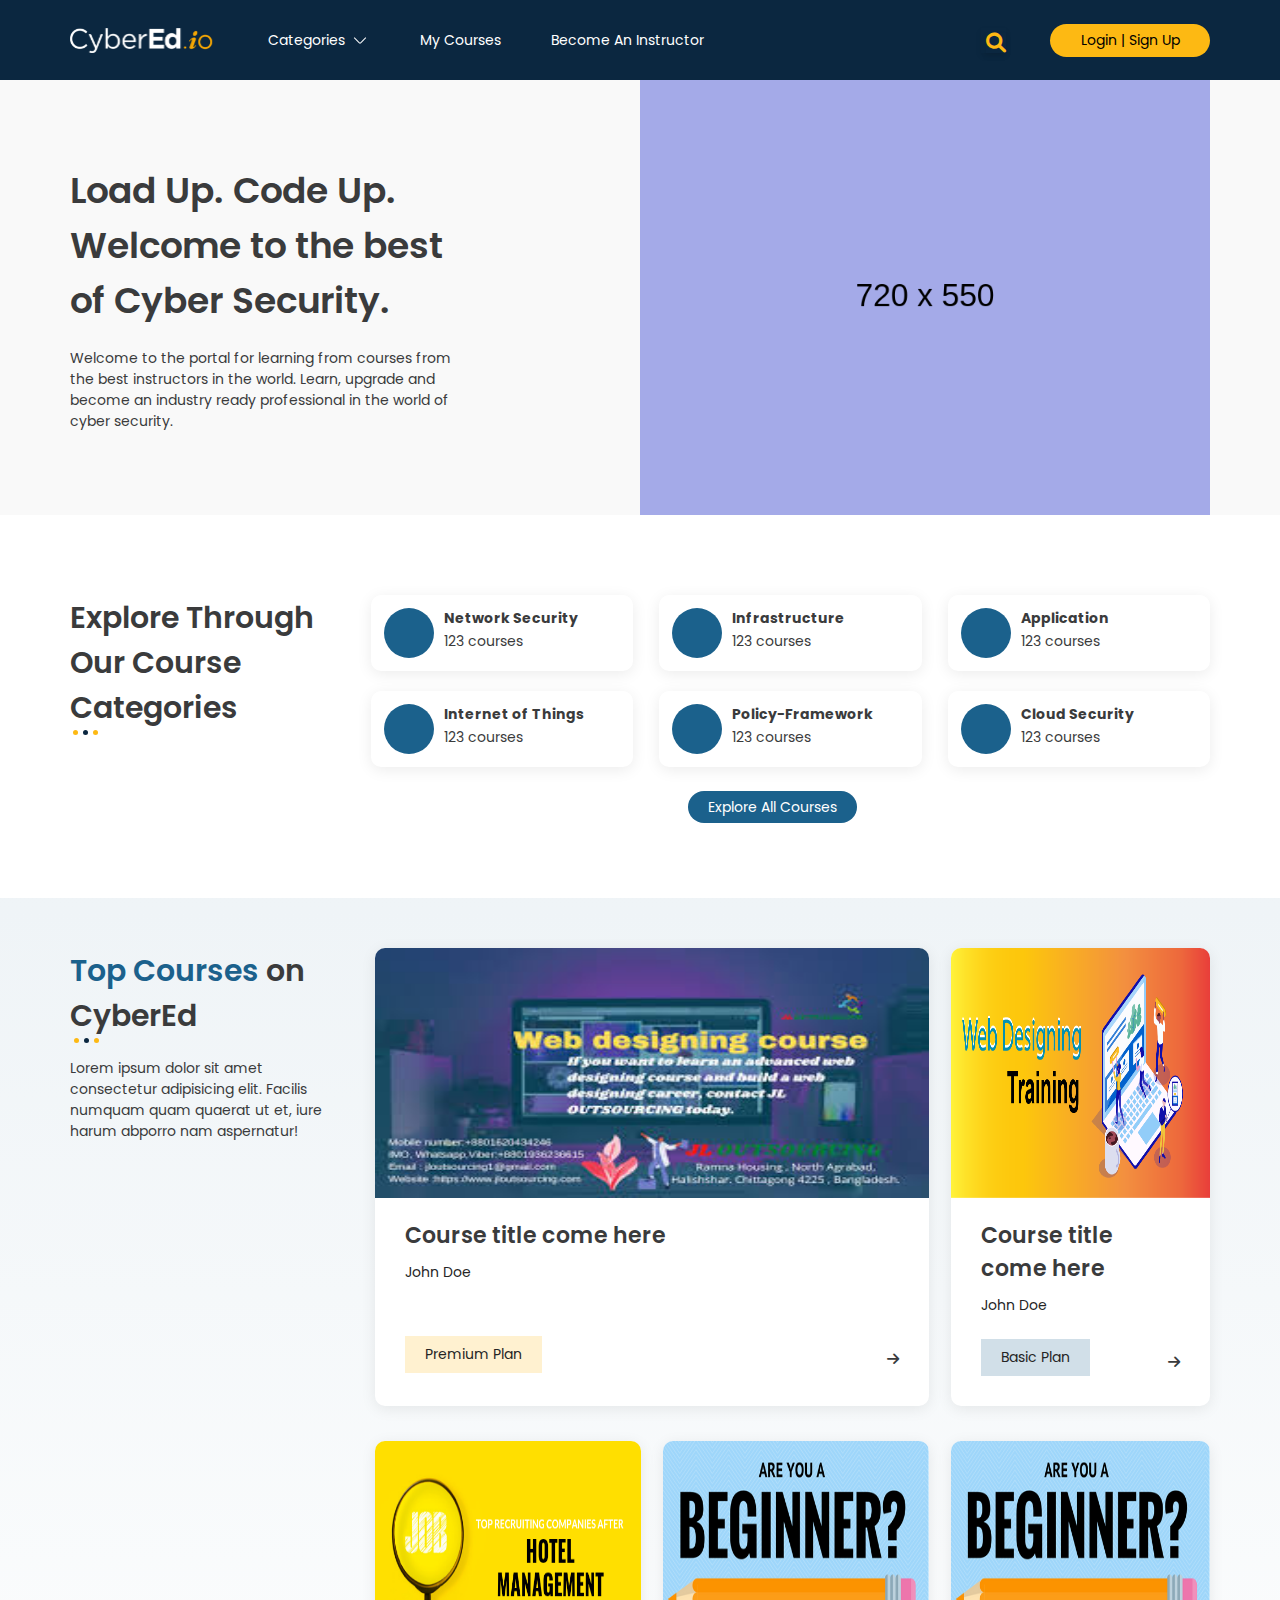
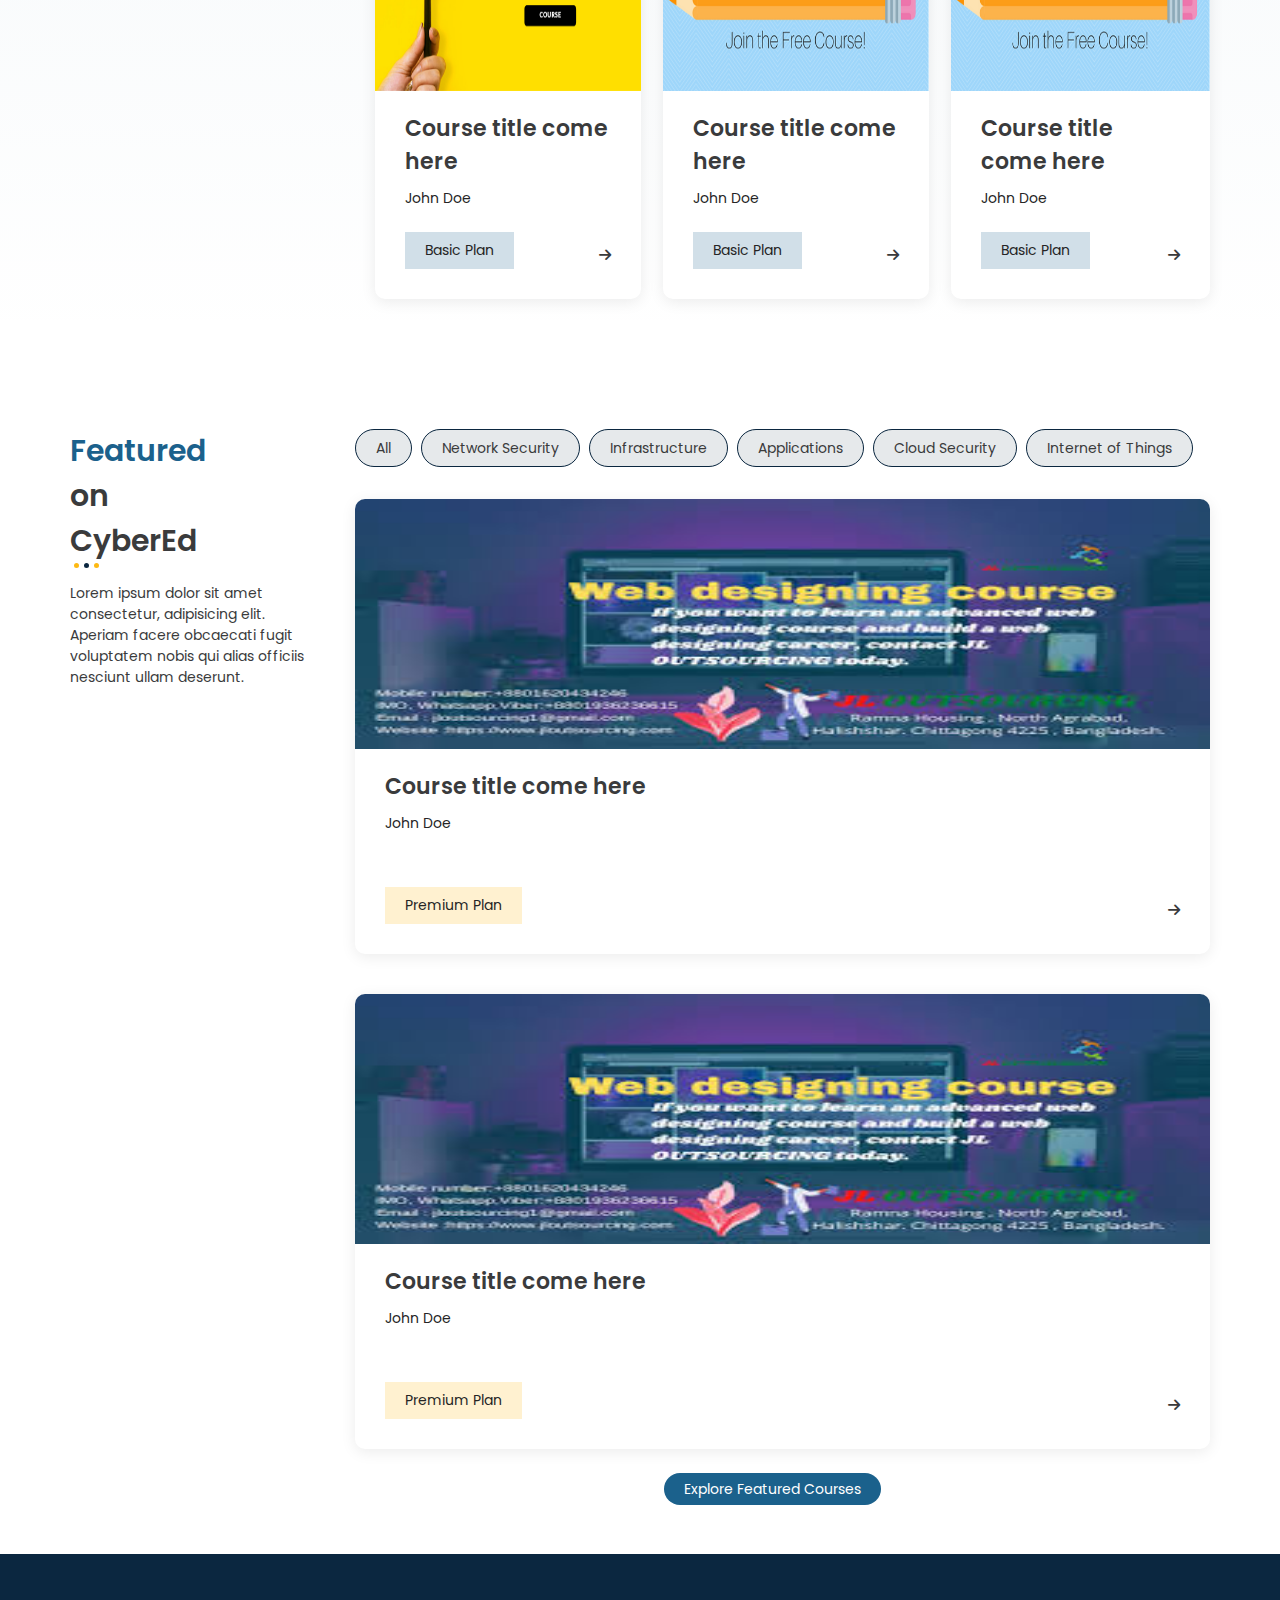
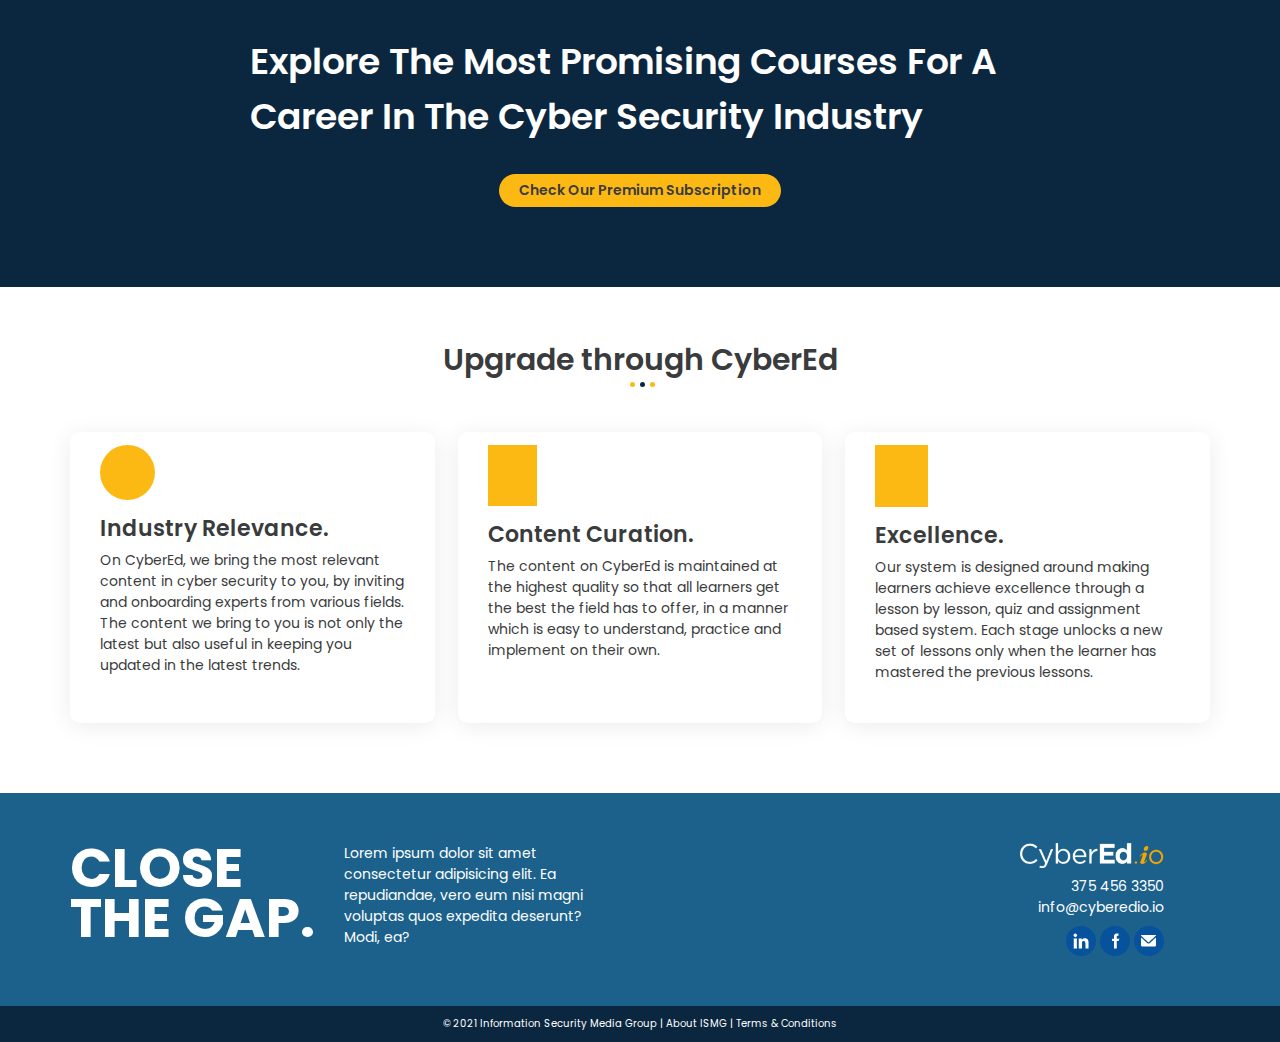
<file: index.html>
<!-- Home Page -->

<!DOCTYPE html>
<html lang="en">

<head>
  <meta charset="UTF-8" />
  <meta http-equiv="X-UA-Compatible" content="IE=edge" />
  <meta name="viewport" content="width=device-width, initial-scale=1.0" />
  <title>HomePage</title>

  <!-- Favicon -->
  <link rel="shortcut icon" href="img/favicon-16x16.png" />

  <!-- font -->

  <link rel="preconnect" href="https://fonts.googleapis.com">
  <link rel="preconnect" href="https://fonts.gstatic.com" crossorigin>
  <link href="https://fonts.googleapis.com/css2?family=Poppins:wght@400;500;600;700;800;900&display=swap"
    rel="stylesheet">


  <!--Carousel Css-->
  <link rel="stylesheet" href="css/carousel/owl.carousel.min.css" />
  <link rel="stylesheet" href="css/carousel/owl.theme.default.min.css" />

  <!--font awesome  -->
  <link rel="stylesheet" href="css/font-awesome/css/all.min.css" />

  <!-- custom css file -->
  <link rel="stylesheet" href="css/style.css" />
 







</head>

<body>
  <nav class="nav">
    <div class="container">
      <div class="navbar">
        <ul class="nav-list-left nav-links">
          <li id="nav-list1" class="test">
            <a href="index.html" class="test">
              <img src="images/headerlogo-cyed.png" alt="logo" class="logo">
            </a>
          </li>

          <li class="categories test" id="nav-list2">
            <a class="link">
              Categories <span class="arrow"></span>
            </a>
            
          </li>

          <li id="nav-list3" class="test">
            <a href="resources.html" class="link">
              My Courses

            </a>
          </li>

          <li id="nav-list4" class="test">
            <a href="#" class="link">
              Become An Instructor
            </a>
          </li>
        </ul>

        <ul class="nav-list-right">

          <li class="search">
            <div class="search-box">
              <input type="text" placeholder="Type to search..." />
              <div class="search-btn ">
                <i class="fas fa-search search-icon"></i>
              </div>

              <div class="cancel-btn">
                <i class="fas fa-times"></i>
              </div>
            </div>
          </li>

          <li class="login-div">
            <div class="login">
              <a href="#">Login</a> | <a href="#">Sign Up</a>
            </div>
          </li>
        </ul>

      </div>

    </div>
    <div class="sub-menu">
      <div class="sub-menu-list">
        <ul class="sub-menu-list-items">
          <li class="menu-item"><a href="#network-security" class="categories-menu-item-active">Network
              Security</a></li>
          <li class="menu-item"><a href="#cloud-security">Cloud Security</a></li>
          <li class="menu-item"><a href="#infrastructure">Infrastructure</a></li>
          <li class="menu-item"><a href="#iot">Internet of Things</a></li>
          <li class="menu-item"><a href="#application">Applications</a></li>
          <li class="menu-item"><a href="#policy-framework">Policy Frameworks</a></li>
        </ul>
      </div>
      <div class="verticle-divider">

      </div>
      <div class="content-area">
        <div class="sub-category active-sub-category" id="network-security">
          <div class="">Network security</div>
          <div class="">Sub category</div>
          <div class="">Sub category</div>
          <div class="">Sub category</div>
          <div class="">Sub category</div>
          <div class="">Sub category</div>
          <div class="">Sub category</div>
          <div class="">Sub category</div>
          <div class="">Sub category</div>
          <div class="">Sub category</div>
        </div>

        <div class="sub-category" id="cloud-security">
          <div class="">Cloud security</div>
          <div class="">Sub category</div>
          <div class="">Sub category</div>
          <div class="">Sub category</div>
          <div class="">Sub category</div>
          <div class="">Sub category</div>
          <div class="">Sub category</div>
          <div class="">Sub category</div>
          <div class="">Sub category</div>
          <div class="">Sub category</div>
        </div>

        <div class="sub-category" id="infrastructure">
          <div class="">Infrastructure</div>
          <div class="">Sub category</div>
          <div class="">Sub category</div>
          <div class="">Sub category</div>
          <div class="">Sub category</div>
          <div class="">Sub category</div>
          <div class="">Sub category</div>
          <div class="">Sub category</div>
          <div class="">Sub category</div>
          <div class="">Sub category</div>
        </div>

        <div class="sub-category" id="iot">
          <div class="">internet-of-things</div>
          <div class="">Sub category</div>
          <div class="">Sub category</div>
          <div class="">Sub category</div>
          <div class="">Sub category</div>
          <div class="">Sub category</div>
          <div class="">Sub category</div>
          <div class="">Sub category</div>
          <div class="">Sub category</div>
          <div class="">Sub category</div>
        </div>

        <div class="sub-category" id="application">
          <div class="">Application</div>
          <div class="">Sub category</div>
          <div class="">Sub category</div>
          <div class="">Sub category</div>
          <div class="">Sub category</div>
          <div class="">Sub category</div>
          <div class="">Sub category</div>
          <div class="">Sub category</div>
          <div class="">Sub category</div>
          <div class="">Sub category</div>
        </div>

        <div class="sub-category" id="policy-framework">
          <div class="">Policy Framework</div>
          <div class="">Sub category</div>
          <div class="">Sub category</div>
          <div class="">Sub category</div>
          <div class="">Sub category</div>
          <div class="">Sub category</div>
          <div class="">Sub category</div>
          <div class="">Sub category</div>
          <div class="">Sub category</div>
          <div class="">Sub category</div>
        </div>
      </div>


    </div>
  </nav>
  <section class="best-of-cyber-security">
    <div class="container">
      <div class="best-of-cyber-security-wrapper">
        <div class="best-of-cyber-security-info">
          <h1>
            Load Up. Code Up. Welcome to the best of Cyber Security.
          </h1>
          <p>
            Welcome to the portal for learning from courses from the best instructors in the world. Learn, upgrade and become an industry ready professional in the world of cyber security.
          </p>
        </div>
        <div class="best-of-cyber-security-banner">
          <img src="images/codeup.png" alt="image">
        </div>

      </div>
    </div>
  </section>

  <section class="explore-through-our-course">
    <div class="container">
      <div class="explore-through-our-course-wrapper">
        <div class="explore-through-our-course-title">
          <h2>Explore Through Our Course Categories</h2>
          <span class="title-dots"></span>
        </div>
        <div class="explore-through-our-course-categories">
          <div class="category network-security">
            <div class="image"></div>
            <div class="data">
              <h4>Network Security</h4>
              <p>123 courses</p>
            </div>
          </div>
          <div class="category infrastructure">
            <div class="image"></div>

            <div class="data">
              <h4>Infrastructure</h4>
              <p>123 courses</p>
            </div>
          </div>
          <div class="category application">
            <div class="image"></div>

            <div class="data">
              <h4>Application</h4>
              <p>123 courses</p>
            </div>
          </div>
          <div class="category iot">
            <div class="image"></div>

            <div class="data">
              <h4>Internet of Things</h4>
              <p>123 courses</p>
            </div>
          </div>
          <div class="category policy-framework ">
            <div class="image"></div>

            <div class="data">
              <h4>Policy-Framework</h4>
              <p>123 courses</p>
            </div>
          </div>
          <div class="category cloud-security">
            <div class="image"></div>

            <div class="data">
              <h4>Cloud Security</h4>
              <p>123 courses</p>
            </div>
          </div>

        </div>
      </div>

      <div class="explore-all-courses-wrapper">
        <div class="part1"></div>
        <div class="explore-all-courses-button">
          <a href="#">Explore All Courses</a>
        </div>
      </div>
    </div>
  </section>

  <section class="top-courses-on-cybered">
    <div class="container">
      <div class="top-courses-on-cybered-wrapper">
        <div class="top-courses-on-cybered-title">
          <h2><span class="text-color">Top Courses </span>on CyberEd</h2>
          <span class="title-dots"></span>
          <p>Lorem ipsum dolor sit amet consectetur adipisicing elit. Facilis numquam quam quaerat ut et, iure harum abporro nam aspernatur!</p>
        </div>

        <div class="top-courses-on-cybered-data">


          <div class="other-courses-list-part1">
            <div class="course1 course">
              <img src="images/course1.jpeg" alt="image" class="course-img">
              <div class="course-details">
                <h3>Course title come here</h3>
                <p class="published-by">John Doe</p>
                <div class="plan course1-plan">
                  <a href="#" class="premium-plan-btn ">Premium Plan</a>
                  <i class="fa-solid fa-arrow-right"></i>
                </div>
              </div>
            </div>

            <div class="course2 course">
              <img src="images/course2.png" alt="image" class="course-img">
              <div class="course-details">
                <h3>Course title come here</h3>
                <p class="published-by">John Doe</p>
                <div class="plan">

                  <a href="#" class="basic-plan">Basic Plan</a>
                  <i class="fa-solid fa-arrow-right"></i>
                </div>
              </div>
            </div>
          </div>

          <div class="other-courses-list-part2">
            <div class="course3 course">
              <img src="images/course3.png" alt="image" class="course-img">
              <div class="course-details">
                <h3>Course title come here</h3>
                <p class="published-by">John Doe</p>
                <div class="plan">

                  <a href="#" class="basic-plan">Basic Plan</a>
                  <i class="fa-solid fa-arrow-right" ></i>
                </div>

              </div>
            </div>

            <div class="course4 course">
              <img src="images/course4.png" alt="image" class="course-img">
              <div class="course-details">
                <h3>Course title come here</h3>
                <p class="published-by">John Doe</p>
                <div class="plan">
                  <a href="#" class="basic-plan">Basic Plan</a>
                  <i class="fa-solid fa-arrow-right"></i>
                </div>
              </div>
            </div>

            <div class="course5 course">
              <img src="images/course4.png" alt="image" class="course-img">
              <div class="course-details">
                <h3>Course title come here</h3>
                <p class="published-by">John Doe</p>
                <div class="plan">
                  <a href="#" class="basic-plan">Basic Plan</a>
                  <i class="fa-solid fa-arrow-right"></i>
                </div>
              </div>
            </div>
          </div>
        </div>
      </div>
    </div>
    </div>
  </section>

  <section class="featured-on-cybered">
    <div class="container">
      <div class="featured-on-cybered-wrapper">
        <div class="featured-on-cybered-title">
          <h2><span class="text-color">Featured</span> on CyberEd</h2>
          <span class="title-dots"></span>
          <p>Lorem ipsum dolor sit amet consectetur, adipisicing elit. Aperiam facere obcaecati fugit voluptatem nobis qui alias officiis nesciunt ullam deserunt.</p>
        </div>

        <div class="featured-on-cybered-data">
          <div class="featured-on-cybered-data-tabs">
            <div class="tabs">
              <span data-tab-value="#tab_1" class="tab">All</span>
              <span data-tab-value="#tab_2" class="tab">Network Security</span>
              <span data-tab-value="#tab_3" class="tab">Infrastructure</span>
              <span data-tab-value="#tab_4" class="tab">Applications</span>
              <span data-tab-value="#tab_5" class="tab">Cloud Security</span>
              <span data-tab-value="#tab_6" class="tab">Internet of Things</span>

            </div>
            <div class="tab-content">
              <div class="tabs__tab tab-active" id="tab_1" data-tab-info>
                <div class="all menu">

                  <div class="course1 course">
                    <img src="images/course1.jpeg" alt="image" class="course-img">
                    <div class="course-details">
                      <h3>Course title come here</h3>
                      <p class="published-by">John Doe</p>
                      <div class="plan">
                        <a href="#" class="premium-plan-btn">Premium Plan</a>
                        <i class="fa-solid fa-arrow-right"></i>
                      </div>
                    </div>
                  </div>

                  <div class="course1 course">
                    <img src="images/course1.jpeg" alt="image" class="course-img">
                    <div class="course-details">
                      <h3>Course title come here</h3>
                      <p class="published-by">John Doe</p>
                      <div class="plan">
                        <a href="#" class="premium-plan-btn">Premium Plan</a>
                        <i class="fa-solid fa-arrow-right"></i>
                      </div>
                    </div>
                  </div>

                </div>

              </div>
              <div class="tabs__tab" id="tab_2" data-tab-info>

                <div class="network-security menu">

                  <div class="course2 course">
                    <img src="images/course2.jpeg" alt="image" class="course-img">
                    <div class="course-details">
                      <h3>Course title come here</h3>
                      <p class="published-by">John Doe</p>
                      <div class="plan">
                        <a href="#" class="premium-plan-btn">Premium Plan</a>
                        <i class="fa-solid fa-arrow-right"></i>
                      </div>
                    </div>
                  </div>
                </div>
              </div>


              <div class="tabs__tab" id="tab_3" data-tab-info>
                <div class="infrastructure menu">
                  infrastructure
                  <div class="course4 course">
                    <img src="images/course4.png" alt="image" class="course-img">
                    <div class="course-details">
                      <h3>Course title come here</h3>
                      <p class="published-by">John Doe</p>
                      <div class="plan">
                        <a href="#" class="premium-plan-btn">Premium Plan</a>
                        <i class="fa-solid fa-arrow-right"></i>
                      </div>
                    </div>
                  </div>
                </div>
              </div>



              <div class="tabs__tab" id="tab_4" data-tab-info>
                <div class="application menu">
                  application
                  <div class="course3 course">
                    <img src="images/course3.png" alt="image" class="course-img">
                    <div class="course-details">
                      <h3>Course title come here</h3>
                      <p class="published-by">John Doe</p>
                      <div class="plan">
                        <a href="#" class="premium-plan-btn">Premium Plan</a>
                        <i class="fa-solid fa-arrow-right"></i>
                      </div>
                    </div>
                  </div>
                </div>
              </div>

              <div class="tabs__tab" id="tab_5" data-tab-info>
                <div class="cloud-security menu">
                  cloud-security
                  <div class="course1 course">
                    <img src="images/course1.jpeg" alt="image" class="course-img">
                    <div class="course-details">
                      <h3>Course title come here</h3>
                      <p class="published-by">John Doe</p>
                      <div class="plan">
                        <a href="#" class="premium-plan-btn">Premium Plan</a>
                        <i class="fa-solid fa-arrow-right"></i>
                      </div>
                    </div>
                  </div>
                </div>
              </div>

              <div class="tabs__tab" id="tab_6" data-tab-info>
                <div class="internet-of-things menu">
                  Oit
                  <div class="course5 course">
                    <img src="images/course4.png" alt="image" class="course-img">
                    <div class="course-details">
                      <h3>Course title come here</h3>
                      <p class="published-by">John Doe</p>
                      <div class="plan">
                        <a href="#" class="premium-plan-btn">Premium Plan</a>
                        <i class="fa-solid fa-arrow-right"></i>
                      </div>
                    </div>
                  </div>
                </div>
              </div>
            </div>
          </div>
        </div>
      </div>

      <div class="explore-all-courses-wrapper">
        <div class="part1"></div>
        <div class="explore-all-courses-button">
          <a href="#">Explore Featured Courses</a>
        </div>
      </div>
    </div>
  </section>

  <section class="most-promising-courses">
    <div class="container">
      <div class="most-promising-courses-wrapper">
        <div class="title">Explore The Most Promising Courses For A Career In The Cyber Security Industry</div>
        <a href="#">
          Check Our Premium Subscription
        </a>
      </div>
    </div>
  </section>

  <section class="upgrade-through-cybered">
    <div class="container">
      <div class="upgrade-through-cybered-wrapper">
        <h2>Upgrade through CyberEd</h2>
        <div class="title-dots"></div>
        <div class="upgrade-through-cybered-data">

          <div class="data-one">
            <div class="img"></div>
            <div class="featured">
              <h3>Industry Relevance.</h3>
              <p>On CyberEd, we bring the most relevant content in cyber security to you, by inviting and onboarding experts from various fields. The content we bring to you is not only the latest but also useful in keeping you updated in the latest trends.</p>
            </div>
          </div>
          <div class="data-two">
            <div class="img"></div>
            <div class="featured">
              <h3>Content Curation.</h3>
              <p>The content on CyberEd is maintained at the highest quality so that all learners get the best the field has to offer, in a manner which is easy to understand, practice and implement on their own.</p>
            </div>


          </div>
          <div class="data-three">
            <div class="img"></div>
            <div class="featured">
              <h3>Excellence.</h3>
              <p>Our system is designed around making learners achieve excellence through a lesson by lesson, quiz and assignment based system. Each stage unlocks a new set of lessons only when the learner has mastered the previous lessons.</p>
            </div>
          </div>
        </div>
      </div>
  </section>
  
  <footer>
    <section class="footer">
      <div class="container">
        <div class="footer-wrapper">

          <div class="close-the-gap">
            <div class="close-the-gap-text">
              CLOSE THE GAP.
            </div>
            <div class="close-the-gap-text-2">
              Lorem ipsum dolor sit amet consectetur adipisicing elit. Ea repudiandae, vero eum nisi magni voluptas quos expedita deserunt? Modi, ea?
            </div>
          </div>

          <div class="cyberedio">
            <img src="images/headerlogo-cyed.png" alt="image">
            <div class="numandemail">
            <div>
              375 456 3350
            </div>
            <div>
              info@cyberedio.io
            </div>
          </div>
            <div>
              <img src="images/Group 208.png" alt="image">
              <img src="images/Group 209.png" alt="image">
              <img src="images/Group 210.png" alt="image">
            </div>
          </div>
        </div>

      </div>
    </section>

    <section class="copyright">
      <div class="copyright-wrapper">
        &#169; 2021 Information Security Media Group | About ISMG | Terms & Conditions
      </div>
    </section>
  </footer>


  <script src="js/jquery.js"></script>

  <!--Carousel Js-->
  <script src="js/All-carousel/owl.carousel.min.js"></script>

  <!-- custom javascript file -->
  <script src="js/script.js"></script>

</body>
</html>
</file>
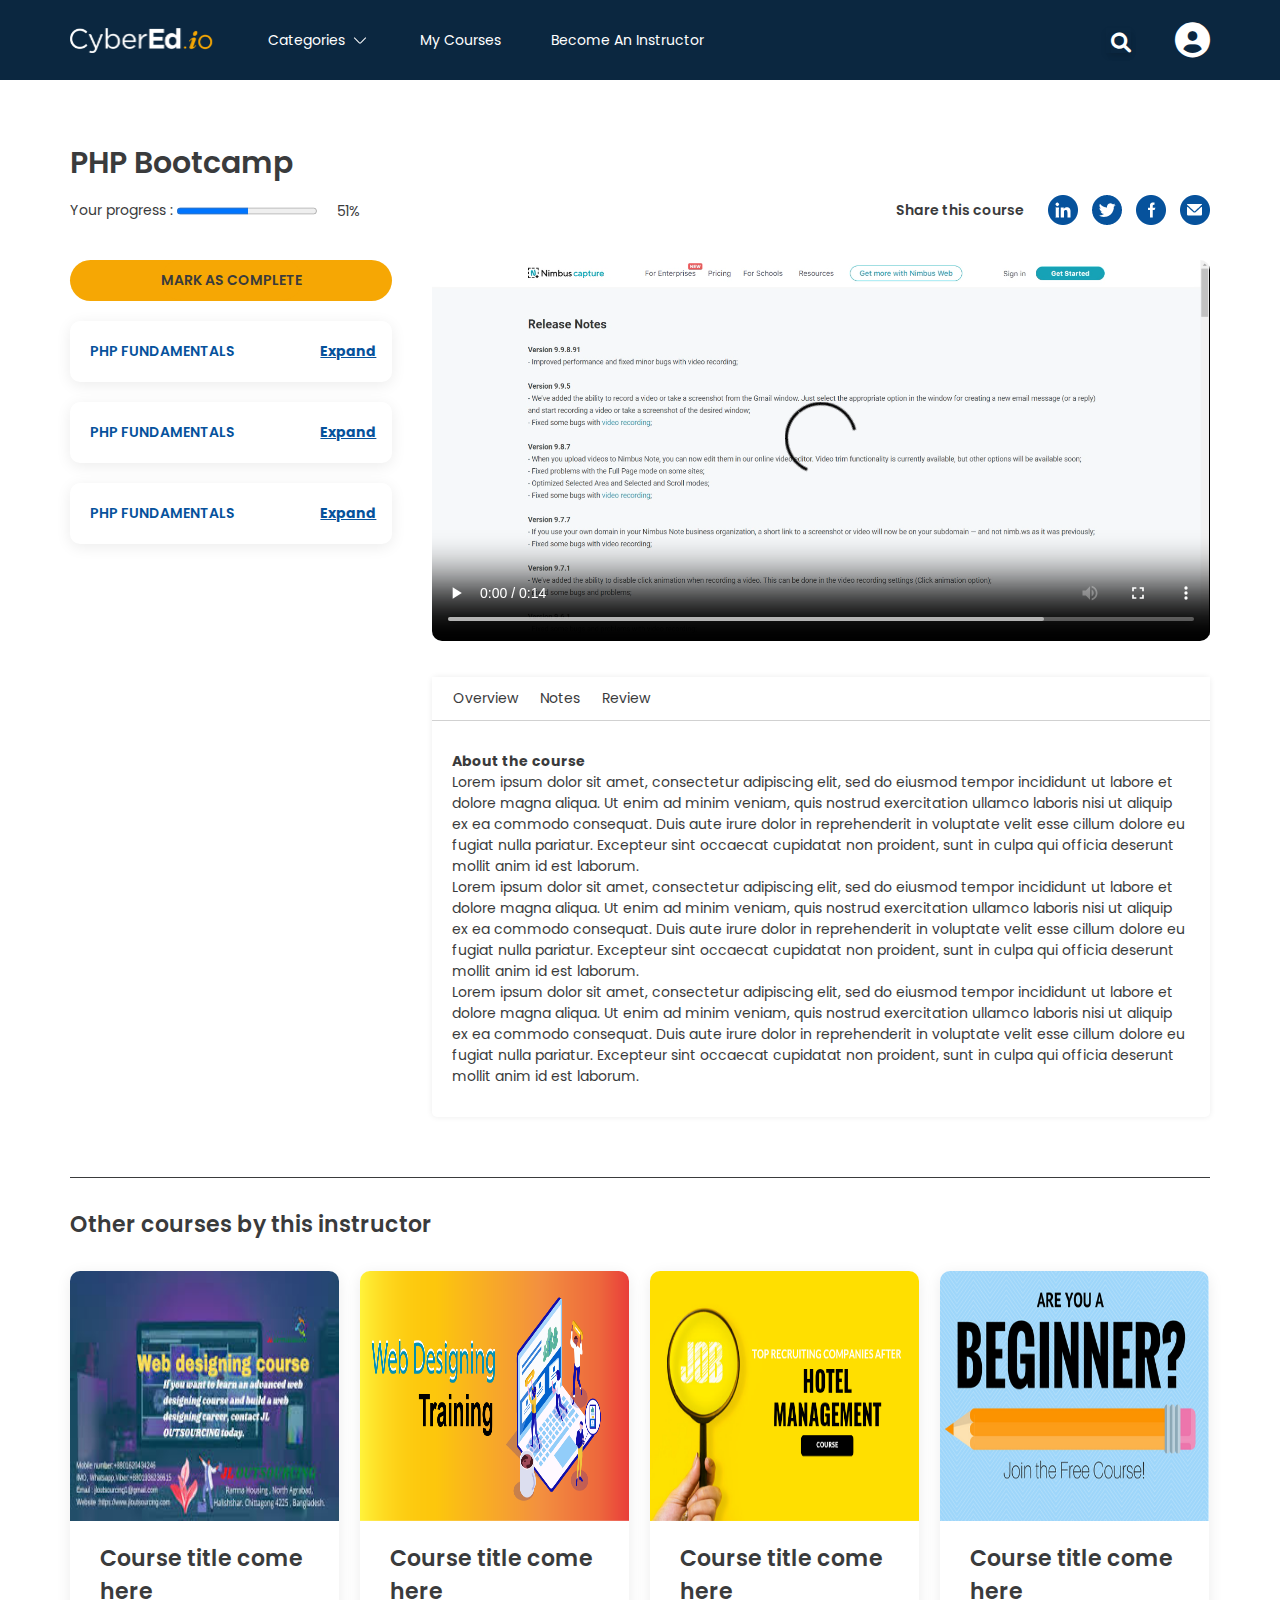
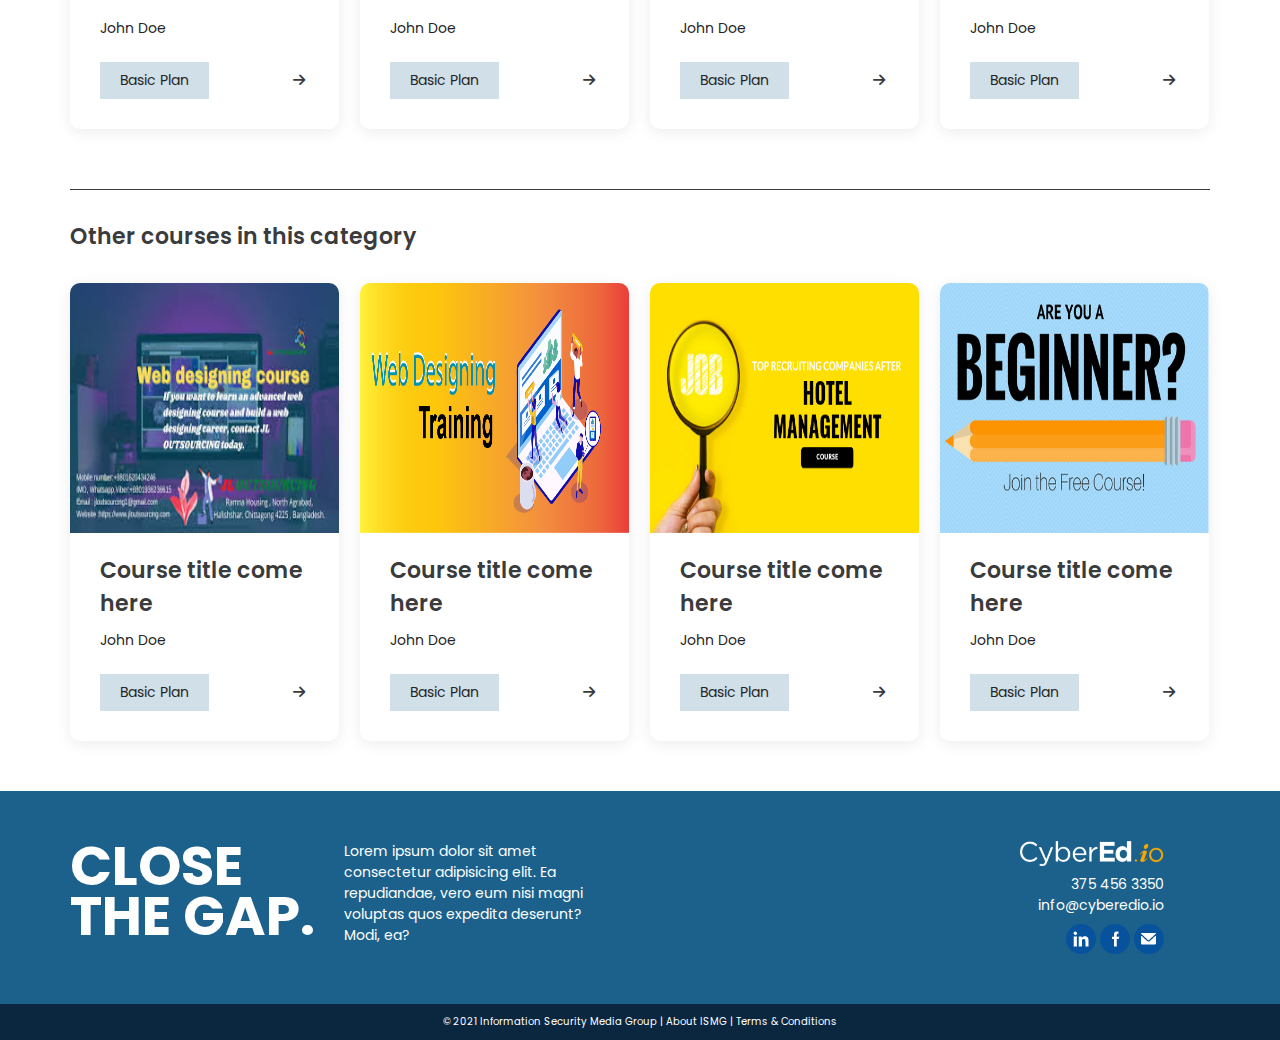
<file: courseContentPage.html>
<!DOCTYPE html>
<html lang="en">
  <head>
    <meta charset="UTF-8" />
    <meta http-equiv="X-UA-Compatible" content="IE=edge" />
    <meta name="viewport" content="width=device-width, initial-scale=1.0" />
    <title>Course Content Page</title>

    <!-- Favicon -->
    <link rel="shortcut icon" href="img/favicon-16x16.png" />

    <!-- font -->

    <link rel="preconnect" href="https://fonts.googleapis.com">
<link rel="preconnect" href="https://fonts.gstatic.com" crossorigin>
<link href="https://fonts.googleapis.com/css2?family=Poppins:wght@400;500;600;700;800;900&display=swap" rel="stylesheet">


    <!--Carousel Css-->
    <link rel="stylesheet" href="css/carousel/owl.carousel.min.css" />
    <link rel="stylesheet" href="css/carousel/owl.theme.default.min.css" />

    <!--font awesome  -->
    <link rel="stylesheet" href="css/font-awesome/css/all.min.css" />

    <!-- custom css file -->
    <link rel="stylesheet" href="css/style.css"/>
    <link rel="stylesheet" href="css/homePage.css"/>
    <link rel="stylesheet" href="css/couseDetailPage.css"/>
    <link rel="stylesheet" href="css/courseContentPage.css"/>



  </head>
  <body>
    <header>
      <nav class="nav">
        <div class="container">
          <div class="navbar">
            <ul class="nav-list-left nav-links">
              <li id="nav-list1">
                <a href="index.html" class="link">
                 <img src="images/headerlogo-cyed.png" alt="logo" class="logo">
                </a>
              </li>
              <li class="categories" id="nav-list2">
                <a>
                  Categories <span class="arrow"></span>
                </a>
          

           
              </li>
              <li id="nav-list3">
                <a href="resources.html" class="link">
                  My Courses

                </a>
              </li>
              <li id="nav-list4">
                <a href="#" class="link">
                  Become An Instructor
                </a>
              </li>
            </ul>

            <ul class="nav-list-right">
              <li class="search">
                  <div class="search-box">
                      <input type="text" placeholder="Type to search..." />
                      <div class="search-btn">
                        <i class="fas fa-search search-icon" style="color: #FFFFFF"></i>
                      </div>
        
                      <div class="cancel-btn">
                        <i class="fas fa-times"></i>
                      </div>
                    </div>
                  </li>
          
              <li>
                <div class="logged-in-user-div">
                  <i class="fa-solid fa-circle-user loggedin-user"></i>

                </div>
              </li>
              
            </ul>

            
          </div>
         

        </div>
        <div class="logged-in-sub-menu">
          <div class="container">
          <ul class="sub-menus">
              <li id="list1"><a href="#" class="link" id="ns"
                  >Network Security</a></li>
              <li id="list2"><a href="#" class="link" id="cs">Cloud Security</a></li>
              <li id="list3"><a href="#"class="link" id="inf">Infrastructure</a></li>
              <li id="list4"><a href="#" class="link" id="iot">Internet of Things</a></li>
              <li id="list5"><a href="#" class="link" id="app">Applications</a></li>
              <li id="list6"><a href="#" class="link" id="pf">Policy Frameworks</a></li>
              <li class="more-link" id="list7"><a class="more-toggle-btn link">More <span class="more-arrow"></span></a>
                  <div class="more-menus">
                  <div class="more-sub-menus">
                  <ul class="more-sub-menus-list">
                      <li class="more-sub-menus-item"><a href="#">Network Security</a></li>
                      <li class="more-sub-menus-item"><a href="#">Cloud Security</a></li>
                      <li class="more-sub-menus-item"><a href="#">Infrastructure</a></li>
                      <li class="more-sub-menus-item"><a href="#">Internet of Things</a></li>
                      <li class="more-sub-menus-item"><a href="#">Applications</a></li>
                      <li class="more-sub-menus-item"><a href="#">Policy Frameworks</a></li>
                      <!-- <li class="more-sub-menus-item"><a>More</a></li> -->
                  </ul>
              </div>
          </div>
              </li>

              <span class="dot"></span>

          </ul>

      </div>
        </div>
      </nav>
    </header>
    <main>
        <section class="section">
            <div class="container">
                <div>
                    <h2>PHP Bootcamp</h2>
                    <div class="progress-details">
                        <div class="progress-bar">
                            <label for="course">Your progress : </label>
                            <progress id="file" value="51" max="100"> 51% </progress>
                        </div>
                        <div class="progress-share-course">
                            <span class="share-course-span">Share this course</span>
                            <span class="share-course-images">
                            <img src="images/Group 208.png" alt="image">
                            <img src="images/twitter.png" alt="image">
                            <img src="images/Group 209.png" alt="image">
                            <img src="images/Group 210.png" alt="image" style="padding-right:0">
                        </span>
                        </div>
                    </div>

                        <div class="course-fundamentals">
                        <div class="course-fundamentals-details">
                          <div class="mark-as-complete">
                          <a href="#" class="mark-as-complete">MARK AS COMPLETE</a>
                        </div>
 
                            <div class="course-content-php-fundamentals">
                  
                                <div class="course-content-head">
            
                                    <p>PHP FUNDAMENTALS</p>
                                    
                                </div>
            
                            <div class="course-content-php-fundaments-questions">
            
                                <!-- question1 -->
                                <div class="hr"></div>
            
                                <div class="course-content-question1">
                                    <div class="collapsible question">
                                    <div class="course-content-que">Chapter 1: What is PHP?</div>
                                    <div class="course-content-time">9 mins</div>
                                    </div>
                                   
                                    <div class="content">
                                        <p>
                                            Lorem ipsum dolor sit amet consectetur adipisicing elit. Deleniti, debitis incidunt quae quidem eveniet ad obcaecati velit! Cumque ipsum accusamus, nostrum harum repudiandae deserunt, nulla error voluptatum corporis labore eum.
                                        </p>
                                    </div>
                                </div>
                                <div class="hr"></div>
                               
                                <!-- question2 -->
            
                                <div class="course-content-question2">
                                    <div class="collapsible question">
                                    <div class="course-content-que">Chapter 2: Why PHP?</div>
                                    <div class="course-content-time">9 mins</div>
                                    </div>
                                   
                                    <div class="content">
                                        <p>
                                            Lorem ipsum dolor sit amet consectetur adipisicing elit. Deleniti, debitis incidunt quae quidem eveniet ad obcaecati velit! Cumque ipsum accusamus, nostrum harum repudiandae deserunt, nulla error voluptatum corporis labore eum.
                                        </p>
                                    </div>
                                </div>
                                <div class="hr"></div>
            
                                <!-- question 3 -->
            
                                <div class="course-content-question3">
                                    <div class="collapsible question">
                                    <div class="course-content-que">Chapter 3: Why PHP?</div>
                                    <div class="course-content-time">9 mins</div>
                                    </div>
                                   
                                    <div class="content">
                                        <p>
                                            Lorem ipsum dolor sit amet consectetur adipisicing elit. Deleniti, debitis incidunt quae quidem eveniet ad obcaecati velit! Cumque ipsum accusamus, nostrum harum repudiandae deserunt, nulla error voluptatum corporis labore eum.
                                        </p>
                                    </div>
                                </div>
                               
                            </div>
                          </div>

                          <div class="course-content-php-fundamentals">
                  
                            <div class="course-content-head">
        
                                <p>PHP FUNDAMENTALS</p>
                                
                            </div>
        
                        <div class="course-content-php-fundaments-questions">
        
                            <!-- question1 -->
                            <div class="hr"></div>
        
                            <div class="course-content-question1">
                                <div class="collapsible question">
                                <div class="course-content-que">Chapter 1: What is PHP?</div>
                                <div class="course-content-time">9 mins</div>
                                </div>
                               
                                <div class="content">
                                    <p>
                                        Lorem ipsum dolor sit amet consectetur adipisicing elit. Deleniti, debitis incidunt quae quidem eveniet ad obcaecati velit! Cumque ipsum accusamus, nostrum harum repudiandae deserunt, nulla error voluptatum corporis labore eum.
                                    </p>
                                </div>
                            </div>
                            <div class="hr"></div>
                           
                            <!-- question2 -->
        
                            <div class="course-content-question2">
                                <div class="collapsible question">
                                <div class="course-content-que">Chapter 2: Why PHP?</div>
                                <div class="course-content-time">9 mins</div>
                                </div>
                               
                                <div class="content">
                                    <p>
                                        Lorem ipsum dolor sit amet consectetur adipisicing elit. Deleniti, debitis incidunt quae quidem eveniet ad obcaecati velit! Cumque ipsum accusamus, nostrum harum repudiandae deserunt, nulla error voluptatum corporis labore eum.
                                    </p>
                                </div>
                            </div>
                            <div class="hr"></div>
        
                            <!-- question 3 -->
        
                            <div class="course-content-question3">
                                <div class="collapsible question">
                                <div class="course-content-que">Chapter 3: Why PHP?</div>
                                <div class="course-content-time">9 mins</div>
                                </div>
                               
                                <div class="content">
                                    <p>
                                        Lorem ipsum dolor sit amet consectetur adipisicing elit. Deleniti, debitis incidunt quae quidem eveniet ad obcaecati velit! Cumque ipsum accusamus, nostrum harum repudiandae deserunt, nulla error voluptatum corporis labore eum.
                                    </p>
                                </div>
                            </div>
                           
                        </div>
                      </div>


                      <div class="course-content-php-fundamentals">
                  
                        <div class="course-content-head">
    
                            <p>PHP FUNDAMENTALS</p>
                            
                        </div>
    
                    <div class="course-content-php-fundaments-questions">
    
                        <!-- question1 -->
                        <div class="hr"></div>
    
                        <div class="course-content-question1">
                            <div class="collapsible question">
                            <div class="course-content-que">Chapter 1: What is PHP?</div>
                            <div class="course-content-time">9 mins</div>
                            </div>
                           
                            <div class="content">
                                <p>
                                    Lorem ipsum dolor sit amet consectetur adipisicing elit. Deleniti, debitis incidunt quae quidem eveniet ad obcaecati velit! Cumque ipsum accusamus, nostrum harum repudiandae deserunt, nulla error voluptatum corporis labore eum.
                                </p>
                            </div>
                        </div>
                        <div class="hr"></div>
                       
                        <!-- question2 -->
    
                        <div class="course-content-question2">
                            <div class="collapsible question">
                            <div class="course-content-que">Chapter 2: Why PHP?</div>
                            <div class="course-content-time">9 mins</div>
                            </div>
                           
                            <div class="content">
                                <p>
                                    Lorem ipsum dolor sit amet consectetur adipisicing elit. Deleniti, debitis incidunt quae quidem eveniet ad obcaecati velit! Cumque ipsum accusamus, nostrum harum repudiandae deserunt, nulla error voluptatum corporis labore eum.
                                </p>
                            </div>
                        </div>
                        <div class="hr"></div>
    
                        <!-- question 3 -->
    
                        <div class="course-content-question3">
                            <div class="collapsible question">
                            <div class="course-content-que">Chapter 3: Why PHP?</div>
                            <div class="course-content-time">9 mins</div>
                            </div>
                           
                            <div class="content">
                                <p>
                                    Lorem ipsum dolor sit amet consectetur adipisicing elit. Deleniti, debitis incidunt quae quidem eveniet ad obcaecati velit! Cumque ipsum accusamus, nostrum harum repudiandae deserunt, nulla error voluptatum corporis labore eum.
                                </p>
                            </div>
                        </div>
                       
                    </div>
                  </div>
                      </div>  
                        <div class="course-preview">

                          <video width="100%" max-height="400"  controls style="border-radius: 10px;">
                            <source src="videos/screencast-nimbusweb.me-2022.06.12-19_46_20.webm" type="video/mp4">
                            
                          Your browser does not support the video tag.
                          </video>

                          <div class="course-preview-details">
                            <div class="tabs">
                              <span data-tab-value="#tab_1" class="course-content-tab">Overview</span>
                              <span data-tab-value="#tab_2" class="course-content-tab">Notes</span>
                              <span data-tab-value="#tab_3" class="course-content-tab">Review</span>
                          </div>
                          <div class="hr"></div>
                          <div class="tab-content">
                              <div class="tabs__tab course-content-tab-active" id="tab_1" data-tab-info>
                                <div class="about-course">
                                  <h4>About the course</h4>
                                  <p>
                                    Lorem ipsum dolor sit amet, consectetur adipiscing elit, sed do eiusmod tempor incididunt ut labore et dolore magna aliqua. Ut enim ad minim veniam, quis nostrud exercitation ullamco laboris nisi ut aliquip ex ea commodo consequat. Duis aute irure dolor in reprehenderit in voluptate velit esse cillum dolore eu fugiat nulla pariatur. Excepteur sint occaecat cupidatat non proident, sunt in culpa qui officia deserunt mollit anim id est laborum.
                                    <br>
                                    Lorem ipsum dolor sit amet, consectetur adipiscing elit, sed do eiusmod tempor incididunt ut labore et dolore magna aliqua. Ut enim ad minim veniam, quis nostrud exercitation ullamco laboris nisi ut aliquip ex ea commodo consequat. Duis aute irure dolor in reprehenderit in voluptate velit esse cillum dolore eu fugiat nulla pariatur. Excepteur sint occaecat cupidatat non proident, sunt in culpa qui officia deserunt mollit anim id est laborum.
                                    <br>
                                    Lorem ipsum dolor sit amet, consectetur adipiscing elit, sed do eiusmod tempor incididunt ut labore et dolore magna aliqua. Ut enim ad minim veniam, quis nostrud exercitation ullamco laboris nisi ut aliquip ex ea commodo consequat. Duis aute irure dolor in reprehenderit in voluptate velit esse cillum dolore eu fugiat nulla pariatur. Excepteur sint occaecat cupidatat non proident, sunt in culpa qui officia deserunt mollit anim id est laborum.
                                  </p>
                                  
      
                                </div>
                        
                              </div>
                              <div class="tabs__tab" id="tab_2" data-tab-info>
                                  
                                <div class="notes">
                                  <h4>Notes</h4>
                                  <p>
                                    Lorem ipsum dolor sit amet, consectetur adipiscing elit, sed do eiusmod tempor incididunt ut labore et dolore magna aliqua. Ut enim ad minim veniam, quis nostrud exercitation ullamco laboris nisi ut aliquip ex ea commodo consequat. Duis aute irure dolor in reprehenderit in voluptate velit esse cillum dolore eu fugiat nulla pariatur. Excepteur sint occaecat cupidatat non proident, sunt in culpa qui officia deserunt mollit anim id est laborum.
                                    
                                  </p>
                                </div>

                                
                        
                              </div>
                              <div class="tabs__tab" id="tab_3" data-tab-info>
                                <div class="reviews">
                                  <h4>Reviews</h4>
                                  <p>
                                    
                                    Good course
                                    
                                  </p>
                                </div>
                              </div>
                          </div>

                        
                          </div>
                        </div>

                    </div>
                </div>
            <div class="bottom-hr" style="margin-top: 60px;"></div>

            </div>

        </section>

        <section class="other-courses-by-instructor">
          <div class="container">
            <div class="other-courses-by-instructor-wrapper">
              <h3>Other courses by this instructor</h3>

              <div class="other-courses-list">
                <div class="course1 course">
                    <img src="images/course1.jpeg" alt="image" class="course-img">
                    <div class="course-details">
                        <h3>Course title come here</h3>
                        <p class="published-by">John Doe</p>
                        <a href="#" class="basic-plan">Basic Plan</a>
                        <i class="fa-solid fa-arrow-right"></i>
                    </div>
                </div>

                <div class="course2 course">
                    <img src="images/course2.png" alt="image" class="course-img">
                    <div class="course-details">
                        <h3>Course title come here</h3>
                        <p class="published-by">John Doe</p>
                        <a href="#" class="basic-plan">Basic Plan</a>
                        <i class="fa-solid fa-arrow-right"></i>

                    </div>
                </div>

                <div class="course3 course">
                    <img src="images/course3.png" alt="image" class="course-img">
                    <div class="course-details">
                    <h3>Course title come here</h3>
                    <p class="published-by">John Doe</p>
                    <a href="#" class="basic-plan">Basic Plan</a>
                    <i class="fa-solid fa-arrow-right"></i>

                </div>
                </div>

                <div class="course4 course">
                    <img src="images/course4.png" alt="image" class="course-img">
                    <div class="course-details">
                        <h3>Course title come here</h3>
                        <p class="published-by">John Doe</p>
                        <a href="#" class="basic-plan">Basic Plan</a>
                        <i class="fa-solid fa-arrow-right"></i>

                    </div>
                </div>
            </div>
            </div>

            <div class="bottom-hr" style="margin-top: 60px;"></div>
          </div>
        </section>


        <section class="other-courses-in-category">
          <div class="container">
            <div class="other-courses-in-category-wrapper">
              <h3>Other courses in this category</h3>

              <div class="other-courses-list">
                <div class="course1 course">
                    <img src="images/course1.jpeg" alt="image" class="course-img">
                    <div class="course-details">
                        <h3>Course title come here</h3>
                        <p class="published-by">John Doe</p>
                        <a href="#" class="basic-plan">Basic Plan</a>
                        <i class="fa-solid fa-arrow-right"></i>
                    </div>
                </div>

                <div class="course2 course">
                    <img src="images/course2.png" alt="image" class="course-img">
                    <div class="course-details">
                        <h3>Course title come here</h3>
                        <p class="published-by">John Doe</p>
                        <a href="#" class="basic-plan">Basic Plan</a>
                        <i class="fa-solid fa-arrow-right"></i>

                    </div>
                </div>

                <div class="course3 course">
                    <img src="images/course3.png" alt="image" class="course-img">
                    <div class="course-details">
                    <h3>Course title come here</h3>
                    <p class="published-by">John Doe</p>
                    <a href="#" class="basic-plan">Basic Plan</a>
                    <i class="fa-solid fa-arrow-right"></i>

                </div>
                </div>

                <div class="course4 course">
                    <img src="images/course4.png" alt="image" class="course-img">
                    <div class="course-details">
                        <h3>Course title come here</h3>
                        <p class="published-by">John Doe</p>
                        <a href="#" class="basic-plan">Basic Plan</a>
                        <i class="fa-solid fa-arrow-right"></i>

                    </div>
                </div>
            </div>
            </div>

           
          </div>
        </section>
    </main>
    <footer>
      <section class="footer">
        <div class="container">
          <div class="footer-wrapper">
            <div class="close-the-gap">
              <div class="close-the-gap-text">
                CLOSE THE GAP.
              </div>
              <div class="close-the-gap-text-2">
                Lorem ipsum dolor sit amet consectetur adipisicing elit. Ea repudiandae, vero eum nisi magni voluptas quos expedita deserunt? Modi, ea?
              </div>
            </div>

            <div class="cyberedio">
              <img src="images/headerlogo-cyed.png" alt="image">
              <div class="numandemail">
              <div>
                375 456 3350
              </div>
              <div>
                info@cyberedio.io
              </div>
              </div>
              <div>
                <img src="images/Group 208.png" alt="image">
                <img src="images/Group 209.png" alt="image">
                <img src="images/Group 210.png" alt="image">
              </div>
            </div>
          </div>
          
        </div>
      </section>
      <section class="copyright">
        <div class="copyright-wrapper">
          &#169; 2021 Information Security Media Group | About ISMG | Terms & Conditions
        </div>
      </section>
    </footer>
        

        <script src="js/jquery.js"></script>

        <!--Carousel Js-->
        <script src="js/All-carousel/owl.carousel.min.js"></script>
    
        <!-- custom javascript file -->
        <script src="js/script.js"></script>
      </body>
    </html>
</file>
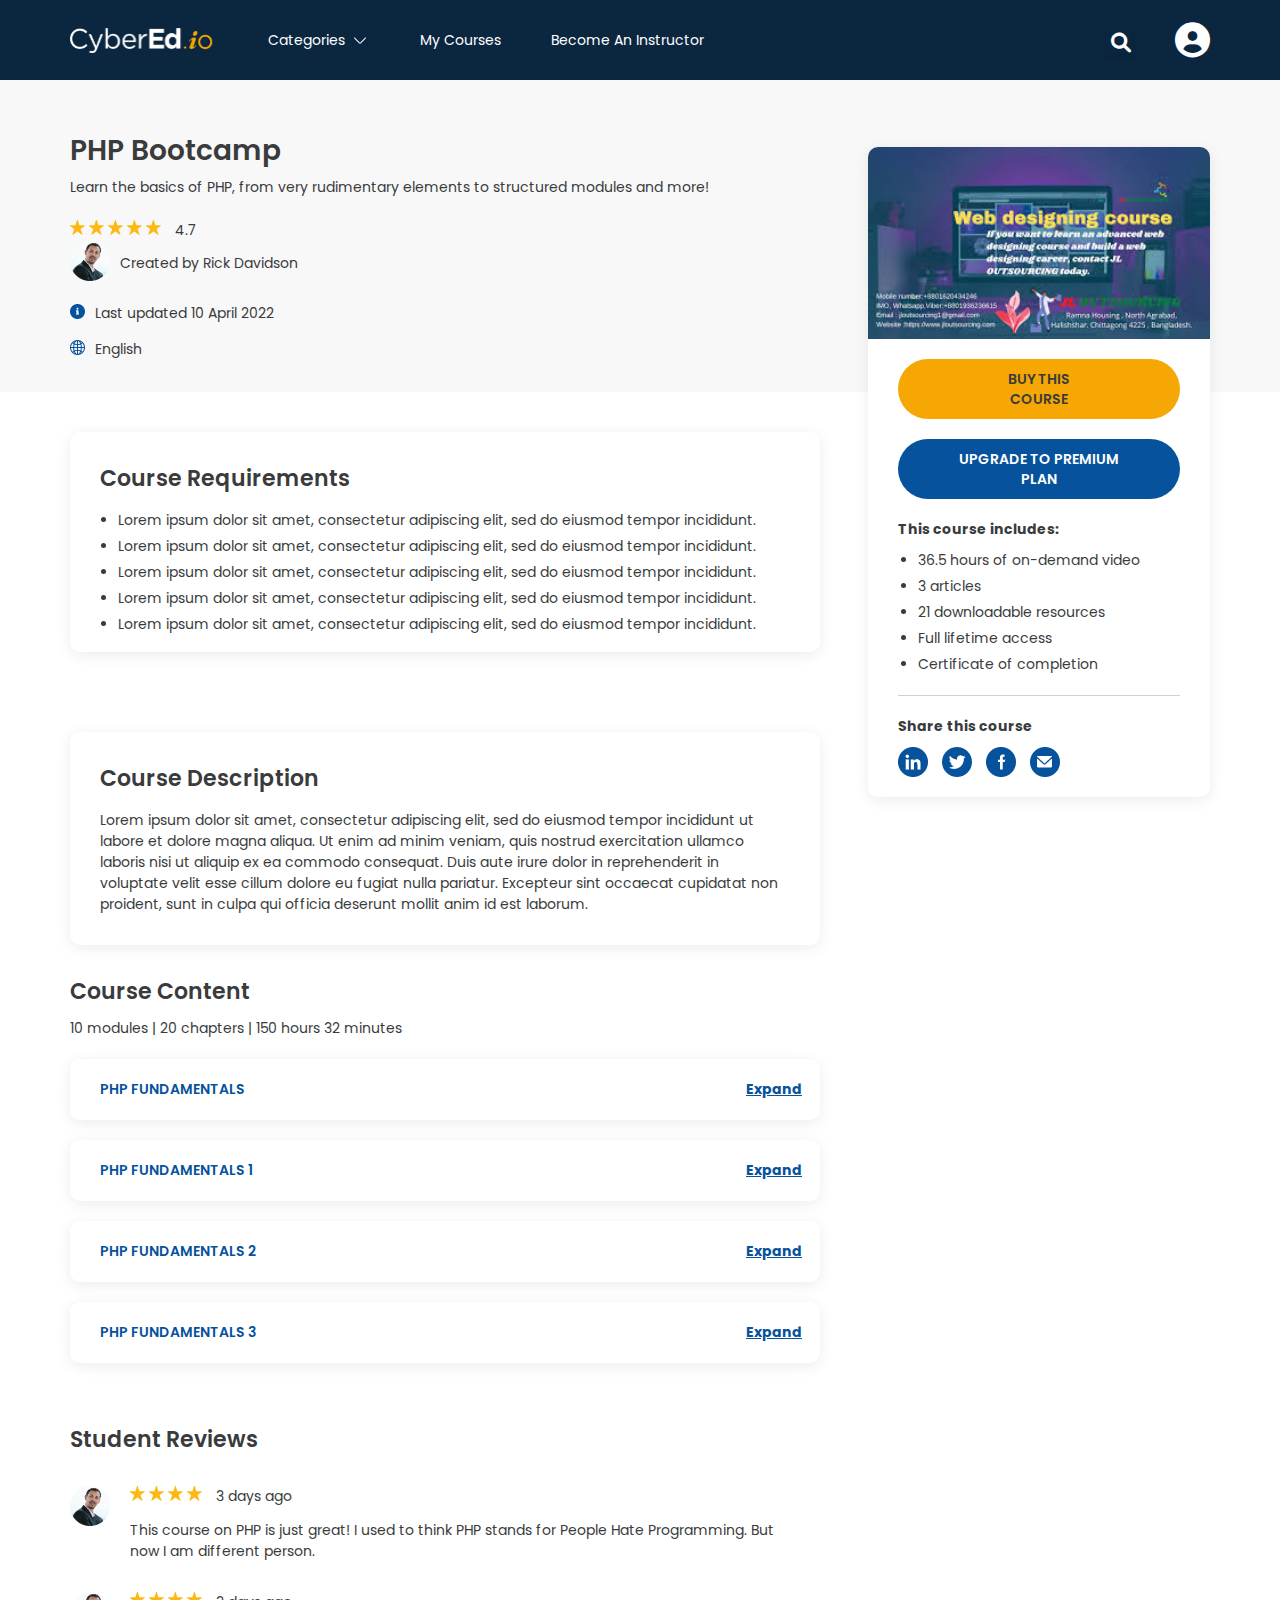
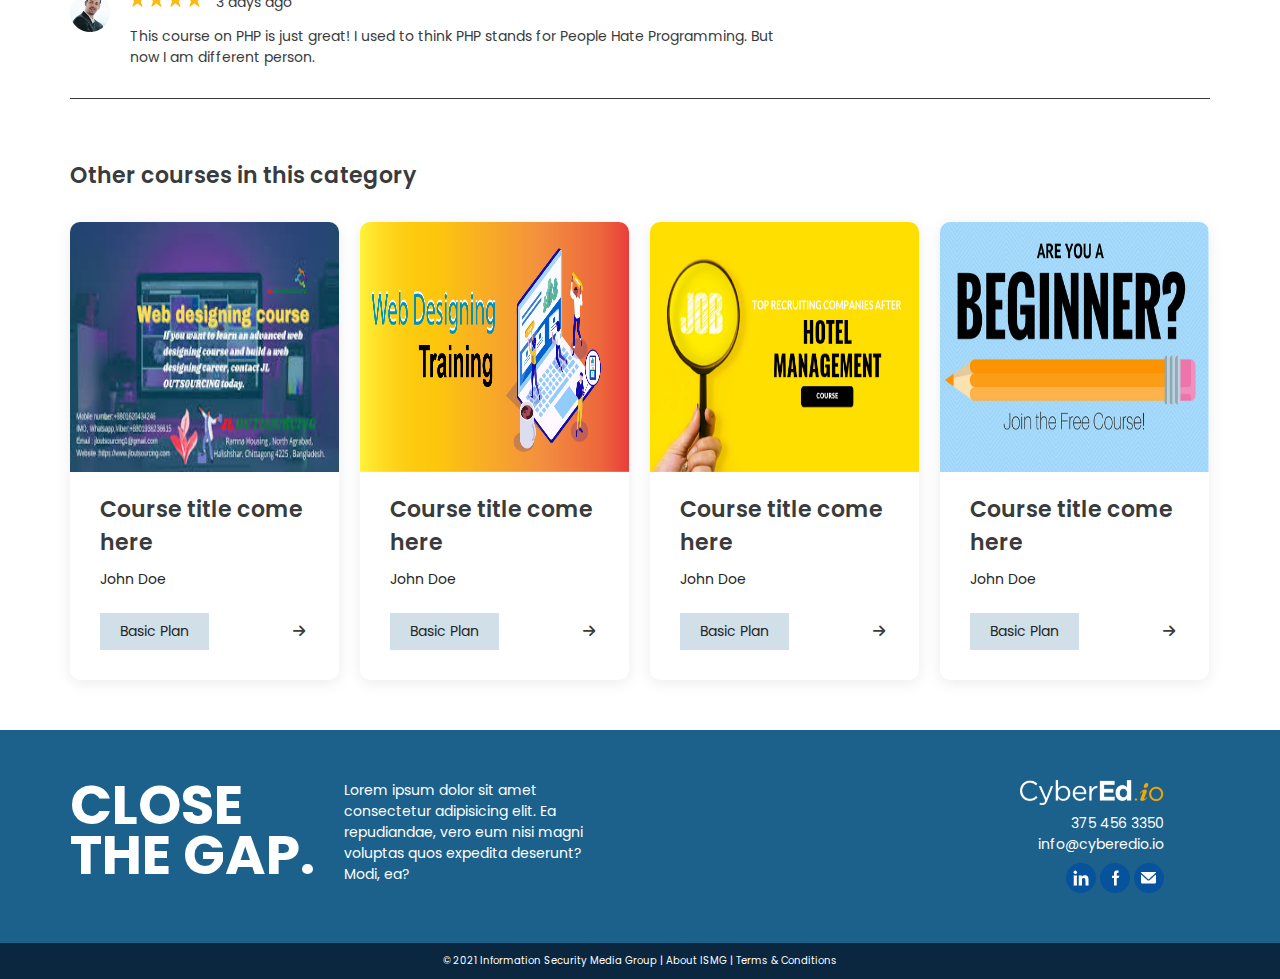
<file: courseDetailPage.html>
<!-- Home Page -->

<!DOCTYPE html>
<html lang="en">
  <head>
    <meta charset="UTF-8" />
    <meta http-equiv="X-UA-Compatible" content="IE=edge" />
    <meta name="viewport" content="width=device-width, initial-scale=1.0" />
    <title>Course Detail Page</title>

    <!-- Favicon -->
    <link rel="shortcut icon" href="img/favicon-16x16.png" />

    <!-- font -->

    <link rel="preconnect" href="https://fonts.googleapis.com">
<link rel="preconnect" href="https://fonts.gstatic.com" crossorigin>
<link href="https://fonts.googleapis.com/css2?family=Poppins:wght@400;500;600;700;800;900&display=swap" rel="stylesheet">


    <!--Carousel Css-->
    <link rel="stylesheet" href="css/carousel/owl.carousel.min.css" />
    <link rel="stylesheet" href="css/carousel/owl.theme.default.min.css" />

    <!--font awesome  -->
    <link rel="stylesheet" href="css/font-awesome/css/all.min.css" />

    <!-- custom css file -->
    <link rel="stylesheet" href="css/style.css"/>
    <link rel="stylesheet" href="css/couseDetailPage.css"/>

  </head>
  <body>
        <nav class="nav">
          <div class="container">
            <div class="navbar">
              <ul class="nav-list-left nav-links">
                <li id="nav-list1">
                  <a href="index.html" class="link">
                   <img src="images/headerlogo-cyed.png" alt="logo" class="logo">
                  </a>
                </li>
                <li class="categories" id="nav-list2">
                  <a>
                    Categories <span class="arrow"></span>
                  </a>
                </li>
                <li id="nav-list3">
                  <a href="resources.html" class="link">
                    My Courses

                  </a>
                </li>
                <li id="nav-list4">
                  <a href="#" class="link">
                    Become An Instructor
                  </a>
                </li>
              </ul>

              <ul class="nav-list-right">
                <li class="search">
                    <div class="search-box">
                        <input type="text" placeholder="Type to search..." />
                        <div class="search-btn">
                          <i class="fa fa-search search-icon "  style="color: #FFFFFF;"></i>
                        </div>
          
                        <div class="cancel-btn">
                          <i class="fa fa-times"></i>
                        </div>
                      </div>
                    </li>
            
                <li class="loggedin-user">
                    <i class="fa-solid fa-circle-user loggedin-user-icon"></i>
                </li>
                
              </ul>

              
            </div>
           

          </div>
          <div class="logged-in-sub-menu">
            <div class="container">
            <ul class="sub-menus">
                <li id="list1"><a href="#" class="link" id="ns">Network Security</a></li>
                <li id="list2"><a href="#" class="link" id="cs">Cloud Security</a></li>
                <li id="list3"><a href="#"class="link" id="inf">Infrastructure</a></li>
                <li id="list4"><a href="#" class="link" id="iot">Internet of Things</a></li>
                <li id="list5"><a href="#" class="link" id="app">Applications</a></li>
                <li id="list6"><a href="#" class="link" id="pf">Policy Frameworks</a></li>
                <li class="more-link" id="list7"><a class="more-toggle-btn link">More <span class="more-arrow"></span></a>
                    <div class="more-menus">
                    <div class="more-sub-menus">
                    <ul class="more-sub-menus-list">
                        <li class="more-sub-menus-item"><a href="#">Network Security</a></li>
                        <li class="more-sub-menus-item"><a href="#">Cloud Security</a></li>
                        <li class="more-sub-menus-item"><a href="#">Infrastructure</a></li>
                        <li class="more-sub-menus-item"><a href="#">Internet of Things</a></li>
                        <li class="more-sub-menus-item"><a href="#">Applications</a></li>
                        <li class="more-sub-menus-item"><a href="#">Policy Frameworks</a></li>
                    </ul>
                </div>
            </div>
                </li>

                <span class="dot"></span>

            </ul>

        </div>
          </div>
        </nav>
<main>
        <section class="course-detail-page-section">
           
            
            <div class="php-bootcamp-wrapper">

          <div class="container">
              <div class="php-bootcamp-info">
                <h1>
                    PHP Bootcamp
                </h1>
                <p>
                    Learn the basics of PHP, from very rudimentary elements to structured modules and more!
                </p>

                <div class="stars">
                    <img src="images/icons-utility-favorite.png" alt="image">
                    <img src="images/icons-utility-favorite.png" alt="image">
                    <img src="images/icons-utility-favorite.png" alt="image">
                    <img src="images/icons-utility-favorite.png" alt="image">
                    <img src="images/icons-utility-favorite.png" alt="image">
                    <span class="rating">4.7</span>

                </div>

                <div class="users-comments">

                    <div class="detail1">
                    <img src="images/Mask Group 102.png" alt="image">
                    <p>Created by <span class="user-name">Rick Davidson</span></p>
                </div>

                    <div class="detail2">
                        <img src="images/icons-utility-info-copy.png" alt="image">
                        <p>Last updated 10 April 2022</p>
                    </div>

                    <div class="detail3">
                        <img src="images/globe.png" alt="image">
                        <p>English</p>
                    </div>
                </div>
              </div>
              
              
          </div>
          </div>

          <div class="container">
            <div class="main">
          <div class="course-requirements">
            
            <h3>
                Course Requirements
            </h3>
            <ul class="list-of-course-requirements">
                <li>
                    Lorem ipsum dolor sit amet, consectetur adipiscing elit, sed do eiusmod tempor incididunt.
                </li>

                <li>
                    Lorem ipsum dolor sit amet, consectetur adipiscing elit, sed do eiusmod tempor incididunt.
                </li>

                <li>
                    Lorem ipsum dolor sit amet, consectetur adipiscing elit, sed do eiusmod tempor incididunt.
                </li>

                <li>
                    Lorem ipsum dolor sit amet, consectetur adipiscing elit, sed do eiusmod tempor incididunt.
                </li>

                <li>
                    Lorem ipsum dolor sit amet, consectetur adipiscing elit, sed do eiusmod tempor incididunt.
                </li>
            </ul>
          </div>

          <div class="part2">
            <img src="images/course1.jpeg" alt="image">
            <div class="part2-data">
                <a href="#" class="buy-course">BUY THIS COURSE</a>
                <a href="#" class="upgrade-course">UPGRADE TO PREMIUM PLAN</a>

                <div class="course-includes">
                    <h4>This course includes:</h4>
                    <ul>
                       
                            

                        
                        <li>
                            36.5 hours of on-demand video
                        </li>
                        <li>
                            3 articles
                        </li>
                        <li>
                            21 downloadable resources
                        </li>
                        <li>
                            Full lifetime access
                        </li>
                        <li>
                            Certificate of completion
                        </li>
                    </ul>
                </div>

                    <div class="hr"></div>
                    <div class="share-course">
                        <h4>Share this course</h4>
                    </div>
                    <div class="social-icons">
                        <a><img src="images/Group 208.png" alt="image"></a>
                        <img src="images/twitter.png" alt="image">
                        <img src="images/Group 209.png" alt="image">
                        <img src="images/Group 210.png" alt="image">

                    </div>
            </div>
          </div>
        </div>

         
        </div>

        <div class="container">
            <div class="course-description">
              
              <h3>
                Course Description
              </h3>
              <p>
                Lorem ipsum dolor sit amet, consectetur adipiscing elit, sed do eiusmod tempor incididunt ut labore et dolore magna aliqua. Ut enim ad minim veniam, quis nostrud exercitation ullamco laboris nisi ut aliquip ex ea commodo consequat. Duis aute irure dolor in reprehenderit in voluptate velit esse cillum dolore eu fugiat nulla pariatur. Excepteur sint occaecat cupidatat non proident, sunt in culpa qui officia deserunt mollit anim id est laborum.
              </p>
            </div>
          </div>

          <div class="course-contents">
            <div class="container">
                <h3>Course Content</h3>
                <p class="modules">
                    10 modules | 20 chapters | 150 hours 32 minutes
                </p>
                <div class="parent">
                <div class="php-fundamentals">
                  
                    <div class="head">

                        <p>PHP FUNDAMENTALS</p>
                        
                    </div>

                <div class="php-fundaments-questions">

                    <!-- question1 -->
                    <div class="hr"></div>

                    <div class="question1">
                        <div class="collapsible question">
                        <div class="que">Chapter 1: What is PHP?</div>
                        <div class="time">9 mins</div>
                        </div>
                       
                        <div class="content">
                            <p>
                                Lorem ipsum dolor sit amet consectetur adipisicing elit. Deleniti, debitis incidunt quae quidem eveniet ad obcaecati velit! Cumque ipsum accusamus, nostrum harum repudiandae deserunt, nulla error voluptatum corporis labore eum.
                            </p>
                        </div>
                    </div>
                    <div class="hr"></div>
                   
                    <!-- question2 -->

                    <div class="question2">
                        <div class="collapsible question">
                        <div class="que">Chapter 2: Why PHP?</div>
                        <div class="time">9 mins</div>
                        </div>
                       
                        <div class="content">
                            <p>
                                Lorem ipsum dolor sit amet consectetur adipisicing elit. Deleniti, debitis incidunt quae quidem eveniet ad obcaecati velit! Cumque ipsum accusamus, nostrum harum repudiandae deserunt, nulla error voluptatum corporis labore eum.
                            </p>
                        </div>
                    </div>
                    <div class="hr"></div>

                    <!-- question 3 -->

                    <div class="question3">
                        <div class="collapsible question">
                        <div class="que">Chapter 3: Why PHP?</div>
                        <div class="time">9 mins</div>
                        </div>
                       
                        <div class="content">
                            <p>
                                Lorem ipsum dolor sit amet consectetur adipisicing elit. Deleniti, debitis incidunt quae quidem eveniet ad obcaecati velit! Cumque ipsum accusamus, nostrum harum repudiandae deserunt, nulla error voluptatum corporis labore eum.
                            </p>
                        </div>
                    </div>
                   
                </div>
              </div>

               <div class="php-fundamentals">
                  
                    <div class="head">

                        <p>PHP FUNDAMENTALS 1</p>
                        
                    </div>

                <div class="php-fundaments-questions">

                    <!-- question1 -->
                    <div class="hr"></div>

                    <div class="question1">
                        <div class="collapsible question">
                        <div class="que">Chapter 1: What is PHP?</div>
                        <div class="time">9 mins</div>
                        </div>
                       
                        <div class="content">
                            <p>
                                Lorem ipsum dolor sit amet consectetur adipisicing elit. Deleniti, debitis incidunt quae quidem eveniet ad obcaecati velit! Cumque ipsum accusamus, nostrum harum repudiandae deserunt, nulla error voluptatum corporis labore eum.
                            </p>
                        </div>
                    </div>
                    <div class="hr"></div>
                   
                    <!-- question2 -->

                    <div class="question2">
                        <div class="collapsible question">
                        <div class="que">Chapter 2: Why PHP?</div>
                        <div class="time">9 mins</div>
                        </div>
                       
                        <div class="content">
                            <p>
                                Lorem ipsum dolor sit amet consectetur adipisicing elit. Deleniti, debitis incidunt quae quidem eveniet ad obcaecati velit! Cumque ipsum accusamus, nostrum harum repudiandae deserunt, nulla error voluptatum corporis labore eum.
                            </p>
                        </div>
                    </div>
                    <div class="hr"></div>

                    <!-- question 3 -->

                    <div class="question3">
                        <div class="collapsible question">
                        <div class="que">Chapter 3: Why PHP?</div>
                        <div class="time">9 mins</div>
                        </div>
                       
                        <div class="content">
                            <p>
                                Lorem ipsum dolor sit amet consectetur adipisicing elit. Deleniti, debitis incidunt quae quidem eveniet ad obcaecati velit! Cumque ipsum accusamus, nostrum harum repudiandae deserunt, nulla error voluptatum corporis labore eum.
                            </p>
                        </div>
                    </div>
                   
                </div>
              </div>

              <div class="php-fundamentals">
                  
                <div class="head">

                    <p>PHP FUNDAMENTALS 2</p>
                    
                </div>

            <div class="php-fundaments-questions">

                <!-- question1 -->
                <div class="hr"></div>

                <div class="question1">
                    <div class="collapsible question">
                    <div class="que">Chapter 1: What is PHP?</div>
                    <div class="time">9 mins</div>
                    </div>
                   
                    <div class="content">
                        <p>
                            Lorem ipsum dolor sit amet consectetur adipisicing elit. Deleniti, debitis incidunt quae quidem eveniet ad obcaecati velit! Cumque ipsum accusamus, nostrum harum repudiandae deserunt, nulla error voluptatum corporis labore eum.
                        </p>
                    </div>
                </div>
                <div class="hr"></div>
               
                <!-- question2 -->

                <div class="question2">
                    <div class="collapsible question">
                    <div class="que">Chapter 2: Why PHP?</div>
                    <div class="time">9 mins</div>
                    </div>
                   
                    <div class="content">
                        <p>
                            Lorem ipsum dolor sit amet consectetur adipisicing elit. Deleniti, debitis incidunt quae quidem eveniet ad obcaecati velit! Cumque ipsum accusamus, nostrum harum repudiandae deserunt, nulla error voluptatum corporis labore eum.
                        </p>
                    </div>
                </div>
                <div class="hr"></div>

                <!-- question 3 -->

                <div class="question3">
                    <div class="collapsible question">
                    <div class="que">Chapter 3: Why PHP?</div>
                    <div class="time">9 mins</div>
                    </div>
                   
                    <div class="content">
                        <p>
                            Lorem ipsum dolor sit amet consectetur adipisicing elit. Deleniti, debitis incidunt quae quidem eveniet ad obcaecati velit! Cumque ipsum accusamus, nostrum harum repudiandae deserunt, nulla error voluptatum corporis labore eum.
                        </p>
                    </div>
                </div>
               
            </div>
          </div>

          <div class="php-fundamentals">
                  
            <div class="head">

                <p>PHP FUNDAMENTALS 3</p>
                
            </div>

        <div class="php-fundaments-questions">

            <!-- question1 -->
            <div class="hr"></div>

            <div class="question1">
                <div class="collapsible question">
                <div class="que">Chapter 1: What is PHP?</div>
                <div class="time">9 mins</div>
                </div>
               
                <div class="content">
                    <p>
                        Lorem ipsum dolor sit amet consectetur adipisicing elit. Deleniti, debitis incidunt quae quidem eveniet ad obcaecati velit! Cumque ipsum accusamus, nostrum harum repudiandae deserunt, nulla error voluptatum corporis labore eum.
                    </p>
                </div>
            </div>
            <div class="hr"></div>
           
            <!-- question2 -->

            <div class="question2">
                <div class="collapsible question">
                <div class="que">Chapter 2: Why PHP?</div>
                <div class="time">9 mins</div>
                </div>
               
                <div class="content">
                    <p>
                        Lorem ipsum dolor sit amet consectetur adipisicing elit. Deleniti, debitis incidunt quae quidem eveniet ad obcaecati velit! Cumque ipsum accusamus, nostrum harum repudiandae deserunt, nulla error voluptatum corporis labore eum.
                    </p>
                </div>
            </div>
            <div class="hr"></div>

            <!-- question 3 -->

            <div class="question3">
                <div class="collapsible question">
                <div class="que">Chapter 3: Why PHP?</div>
                <div class="time">9 mins</div>
                </div>
               
                <div class="content">
                    <p>
                        Lorem ipsum dolor sit amet consectetur adipisicing elit. Deleniti, debitis incidunt quae quidem eveniet ad obcaecati velit! Cumque ipsum accusamus, nostrum harum repudiandae deserunt, nulla error voluptatum corporis labore eum.
                    </p>
                </div>
            </div>
           
        </div>
      </div>
    </div>
            </div>
          </div>
         
           
       
    </div>
       


       
            <div class="container">
                <div class="student-reviews-section">
            <h3>
                Student Reviews
            </h3>

            <div class="review1">
                <div class="student-image">
                    <img src="images/Mask Group 102.png" alt="image">
                </div>

                <div class="student-reviews">
                    <div>
                    <img src="images/icons-utility-favorite.png" alt="image">
                    <img src="images/icons-utility-favorite.png" alt="image">
                    <img src="images/icons-utility-favorite.png" alt="image">
                    <img src="images/icons-utility-favorite.png" alt="image">
                    
                    <span class="days">3 days ago</span>
                    </div>

                    <div class="review-contents">
                        This course on PHP is just great! I used to think PHP stands for People Hate Programming. But now I am different person.
                    </div>
                    
                </div>
            </div>

            <div class="review2">
                <div class="student-image">
                    <img src="images/Mask Group 102.png" alt="image">
                </div>

                <div class="student-reviews">
                    <div>
                    <img src="images/icons-utility-favorite.png" alt="image">
                    <img src="images/icons-utility-favorite.png" alt="image">
                    <img src="images/icons-utility-favorite.png" alt="image">
                    <img src="images/icons-utility-favorite.png" alt="image">
                    
                    <span class="days">3 days ago</span>
                    </div>

                    <div class="review-contents">
                        This course on PHP is just great! I used to think PHP stands for People Hate Programming. But now I am different person.
                    </div>
                    
                </div>
            </div>

            <div class="bottom-hr"></div>
        </div>
    </div>
        </section>

        <section class="other-courses-section">
            <div class="container">
                <h3>
                    Other courses in this category
                </h3> 
              

                <div class="other-courses-list">
                    <div class="course1 course">
                        <img src="images/course1.jpeg" alt="image" class="course-img">
                        <div class="course-details">
                            <h3>Course title come here</h3>
                            <p class="published-by">John Doe</p>
                            <a href="#" class="basic-plan">Basic Plan</a>
                            <i class="fa-solid fa-arrow-right"></i>
                        </div>
                    </div>

                    <div class="course2 course">
                        <img src="images/course2.png" alt="image" class="course-img">
                        <div class="course-details">
                            <h3>Course title come here</h3>
                            <p class="published-by">John Doe</p>
                            <a href="#" class="basic-plan">Basic Plan</a>
                            <i class="fa-solid fa-arrow-right"></i>

                        </div>
                    </div>

                    <div class="course3 course">
                        <img src="images/course3.png" alt="image" class="course-img">
                        <div class="course-details">
                        <h3>Course title come here</h3>
                        <p class="published-by">John Doe</p>
                        <a href="#" class="basic-plan">Basic Plan</a>
                        <i class="fa-solid fa-arrow-right"></i>

                    </div>
                    </div>

                    <div class="course4 course">
                        <img src="images/course4.png" alt="image" class="course-img">
                        <div class="course-details">
                            <h3>Course title come here</h3>
                            <p class="published-by">John Doe</p>
                            <a href="#" class="basic-plan">Basic Plan</a>
                            <i class="fa-solid fa-arrow-right"></i>

                        </div>
                    </div>
                </div>
            </div>
        </section>
    </main>
        <footer>
            <section class="footer">
              <div class="container">
                <div class="footer-wrapper">
                  <div class="close-the-gap">
                    <div class="close-the-gap-text">
                      CLOSE THE GAP.
                    </div>
                    <div class="close-the-gap-text-2">
                      Lorem ipsum dolor sit amet consectetur adipisicing elit. Ea repudiandae, vero eum nisi magni voluptas quos expedita deserunt? Modi, ea?
                    </div>
                  </div>
      
                  <div class="cyberedio">
                    <img src="images/headerlogo-cyed.png" alt="image">
                    <div class="numandemail">
                    <div>
                      375 456 3350
                    </div>
                    <div>
                      info@cyberedio.io
                    </div>
                    </div>
                    <div>
                      <img src="images/Group 208.png" alt="image">
                      <img src="images/Group 209.png" alt="image">
                      <img src="images/Group 210.png" alt="image">
                    </div>
                  </div>
                </div>
                
              </div>
            </section>
            <section class="copyright">
              <div class="copyright-wrapper">
                &#169; 2021 Information Security Media Group | About ISMG | Terms & Conditions
              </div>
            </section>
          </footer>
        

       

    <script src="js/jquery.js"></script>

    <!--Carousel Js-->
    <script src="js/All-carousel/owl.carousel.min.js"></script>

    <!-- custom javascript file -->
    <script src="js/script.js"></script>
  </body>
</html>
</file>
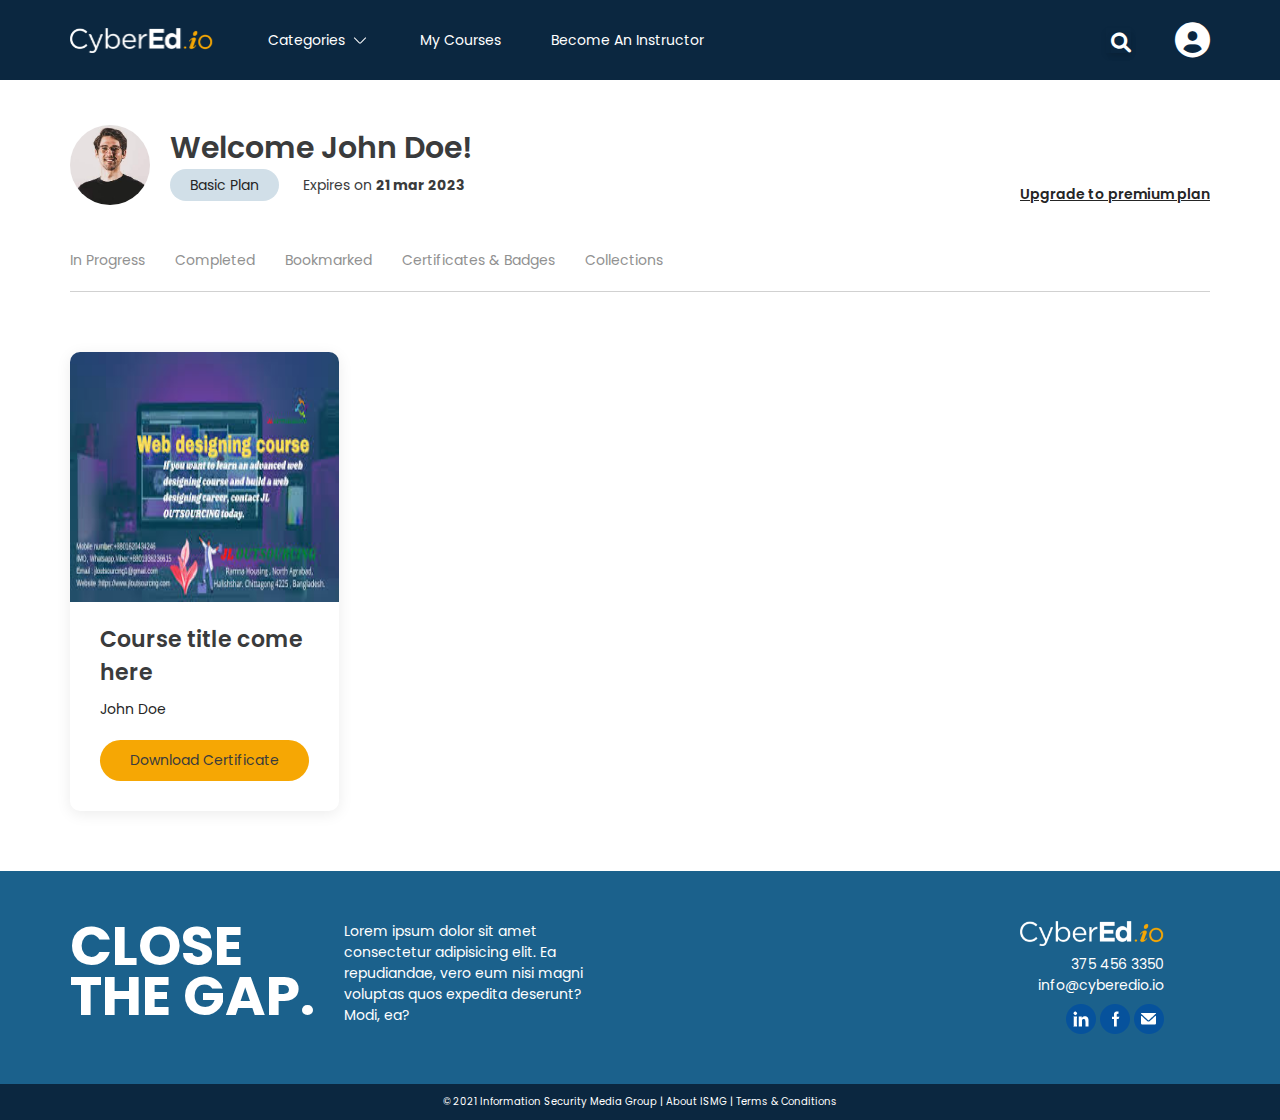
<file: downloadCertificate.html>
<!DOCTYPE html>
    <html lang="en">
      <head>
        <meta charset="UTF-8" />
        <meta http-equiv="X-UA-Compatible" content="IE=edge" />
        <meta name="viewport" content="width=device-width, initial-scale=1.0" />
        <title>Download</title>
    
        <!-- Favicon -->
        <link rel="shortcut icon" href="img/favicon-16x16.png" />
    
        <!-- font -->
    
        <link rel="preconnect" href="https://fonts.googleapis.com">
    <link rel="preconnect" href="https://fonts.gstatic.com" crossorigin>
    <link href="https://fonts.googleapis.com/css2?family=Poppins:wght@400;500;600;700;800;900&display=swap" rel="stylesheet">
    
    
        <!--Carousel Css-->
        <link rel="stylesheet" href="css/carousel/owl.carousel.min.css" />
        <link rel="stylesheet" href="css/carousel/owl.theme.default.min.css" />
    
        <!--font awesome  -->
        <link rel="stylesheet" href="css/font-awesome/css/all.min.css" />
    
        <!-- custom css file -->
        <link rel="stylesheet" href="css/style.css"/>
        <link rel="stylesheet" href="css/Inprogress-bookmarked-completed.css"/>
        <link rel="stylesheet" href="css/couseDetailPage.css"/>
       
    
    
      </head>
      <body>
        <header>
           
          <nav class="nav">
            <div class="container">
              <div class="navbar">
                <ul class="nav-list-left nav-links">
                  <li id="nav-list1">
                    <a href="index.html" class="link">
                     <img src="images/headerlogo-cyed.png" alt="logo" class="logo">
                    </a>
                  </li>
                  <li class="categories" id="nav-list2">
                    <a>
                      Categories <span class="arrow"></span>
                    </a>
              
  
               
                  </li>
                  <li id="nav-list3">
                    <a href="resources.html" class="link">
                      My Courses
  
                    </a>
                  </li>
                  <li id="nav-list4">
                    <a href="#" class="link">
                      Become An Instructor
                    </a>
                  </li>
                </ul>
  
                <ul class="nav-list-right">
                  <li class="search">
                      <div class="search-box">
                          <input type="text" placeholder="Type to search..." />
                          <div class="search-btn">
                            <i class="fas fa-search search-icon"  style="color: #FFFFFF"></i>
                          </div>
            
                          <div class="cancel-btn">
                            <i class="fas fa-times"></i>
                          </div>
                        </div>
                      </li>
              
                  <li>
                      <i class="fa-solid fa-circle-user loggedin-user"></i>
                  </li>
                  
                </ul>
  
                
              </div>
             
  
            </div>
            <div class="logged-in-sub-menu">
              <div class="container">
              <ul class="sub-menus">
                  <li id="list1"><a href="#" class="link" id="ns"
                      >Network Security</a></li>
                  <li id="list2"><a href="#" class="link" id="cs">Cloud Security</a></li>
                  <li id="list3"><a href="#"class="link" id="inf">Infrastructure</a></li>
                  <li id="list4"><a href="#" class="link" id="iot">Internet of Things</a></li>
                  <li id="list5"><a href="#" class="link" id="app">Applications</a></li>
                  <li id="list6"><a href="#" class="link" id="pf">Policy Frameworks</a></li>
                  <li class="more-link" id="list7"><a class="more-toggle-btn link">More <span class="more-arrow"></span></a>
                      <div class="more-menus">
                      <div class="more-sub-menus">
                      <ul class="more-sub-menus-list">
                          <li class="more-sub-menus-item"><a href="#">Network Security</a></li>
                          <li class="more-sub-menus-item"><a href="#">Cloud Security</a></li>
                          <li class="more-sub-menus-item"><a href="#">Infrastructure</a></li>
                          <li class="more-sub-menus-item"><a href="#">Internet of Things</a></li>
                          <li class="more-sub-menus-item"><a href="#">Applications</a></li>
                          <li class="more-sub-menus-item"><a href="#">Policy Frameworks</a></li>
                          <!-- <li class="more-sub-menus-item"><a>More</a></li> -->
                      </ul>
                  </div>
              </div>
                  </li>
  
                  <span class="dot"></span>
  
              </ul>
  
          </div>
            </div>
          </nav>
        </header>
    
        <main>
            <section class="progress-status-section">
                <div class="container">
                    <div class="progress-status-wrapper">
                        <div class="progress-status-info">
                        <div class="logged-in-user">
                           <img src="images/user.jpeg" alt="image">
                        </div>
    
                        <div class="logged-in-user-details">
                            <h2>Welcome John Doe!</h2>
                            <a href="#" class="user-basic-plan">Basic Plan</a>
                            <span class="expires-on">Expires on <b>21 mar 2023</b></span>
                        </div>
                    </div>
    
                        <div class="upgrade-premium-plan-div">
                            <span class="upgrade-premium-plan">
                                <a href="#">Upgrade to premium plan</a>
                                </span>
                        </div>
                   
                    </div>
                </div>
            </section>
            <section>
                <div class="container">
                    <div class="progress-status"></div>
                        <ul class="progress-status-list">
                            <li><a href="#" class="status">In Progress</a></li>
                            <li><a href="#" class="status">Completed</a></li>
                            <li><a href="#" class="status">Bookmarked</a></li>
                            <li><a href="#" class="status">Certificates & Badges</a></li>
                            <li><a href="#" class="status">Collections</a></li>
    
                        </ul>
                        <div class="hr"></div>
                </div>
    
            </section>
            <section class="other-courses-by-instructor">
                <div class="container">
                  <div class="other-courses-by-instructor-wrapper">
                    <div class="other-courses-list">
                      <div class="course1 course">
                          <img src="images/course1.jpeg" alt="image" class="course-img">
                          <div class="course-details">
                              <h3>Course title come here</h3>
                              <p class="published-by">John Doe</p>
                              <div class="download-certificate">
                               <a href="#">Download Certificate</a>
                              </div>
                             
                          </div>
                      </div>
                      </div>
                  </div>
                </div>
                </div>
              </section>
        </main>
        
        <footer>
          <section class="footer">
            <div class="container">
              <div class="footer-wrapper">
                <div class="close-the-gap">
                  <div class="close-the-gap-text">
                    CLOSE THE GAP.
                  </div>
                  <div class="close-the-gap-text-2">
                    Lorem ipsum dolor sit amet consectetur adipisicing elit. Ea repudiandae, vero eum nisi magni voluptas quos expedita deserunt? Modi, ea?
                  </div>
                </div>
    
                <div class="cyberedio">
                  <img src="images/headerlogo-cyed.png" alt="image">
                  <div class="numandemail">
                  <div>
                    375 456 3350
                  </div>
                  <div>
                    info@cyberedio.io
                  </div>
                  </div>
                  <div>
                    <img src="images/Group 208.png" alt="image">
                    <img src="images/Group 209.png" alt="image">
                    <img src="images/Group 210.png" alt="image">
                  </div>
                </div>
              </div>
              
            </div>
          </section>
          <section class="copyright">
            <div class="copyright-wrapper">
              &#169; 2021 Information Security Media Group | About ISMG | Terms & Conditions
            </div>
          </section>
        </footer>
            
    
            <script src="js/jquery.js"></script>
    
            <!--Carousel Js-->
            <script src="js/All-carousel/owl.carousel.min.js"></script>
        
            <!-- custom javascript file -->
            <script src="js/script.js"></script>
          </body>
        </html>
        <script src="js/jquery.js"></script>

        <!--Carousel Js-->
        <script src="js/All-carousel/owl.carousel.min.js"></script>
    
        <!-- custom javascript file -->
        <script src="js/script.js"></script>
      </body>
    </html>
</file>
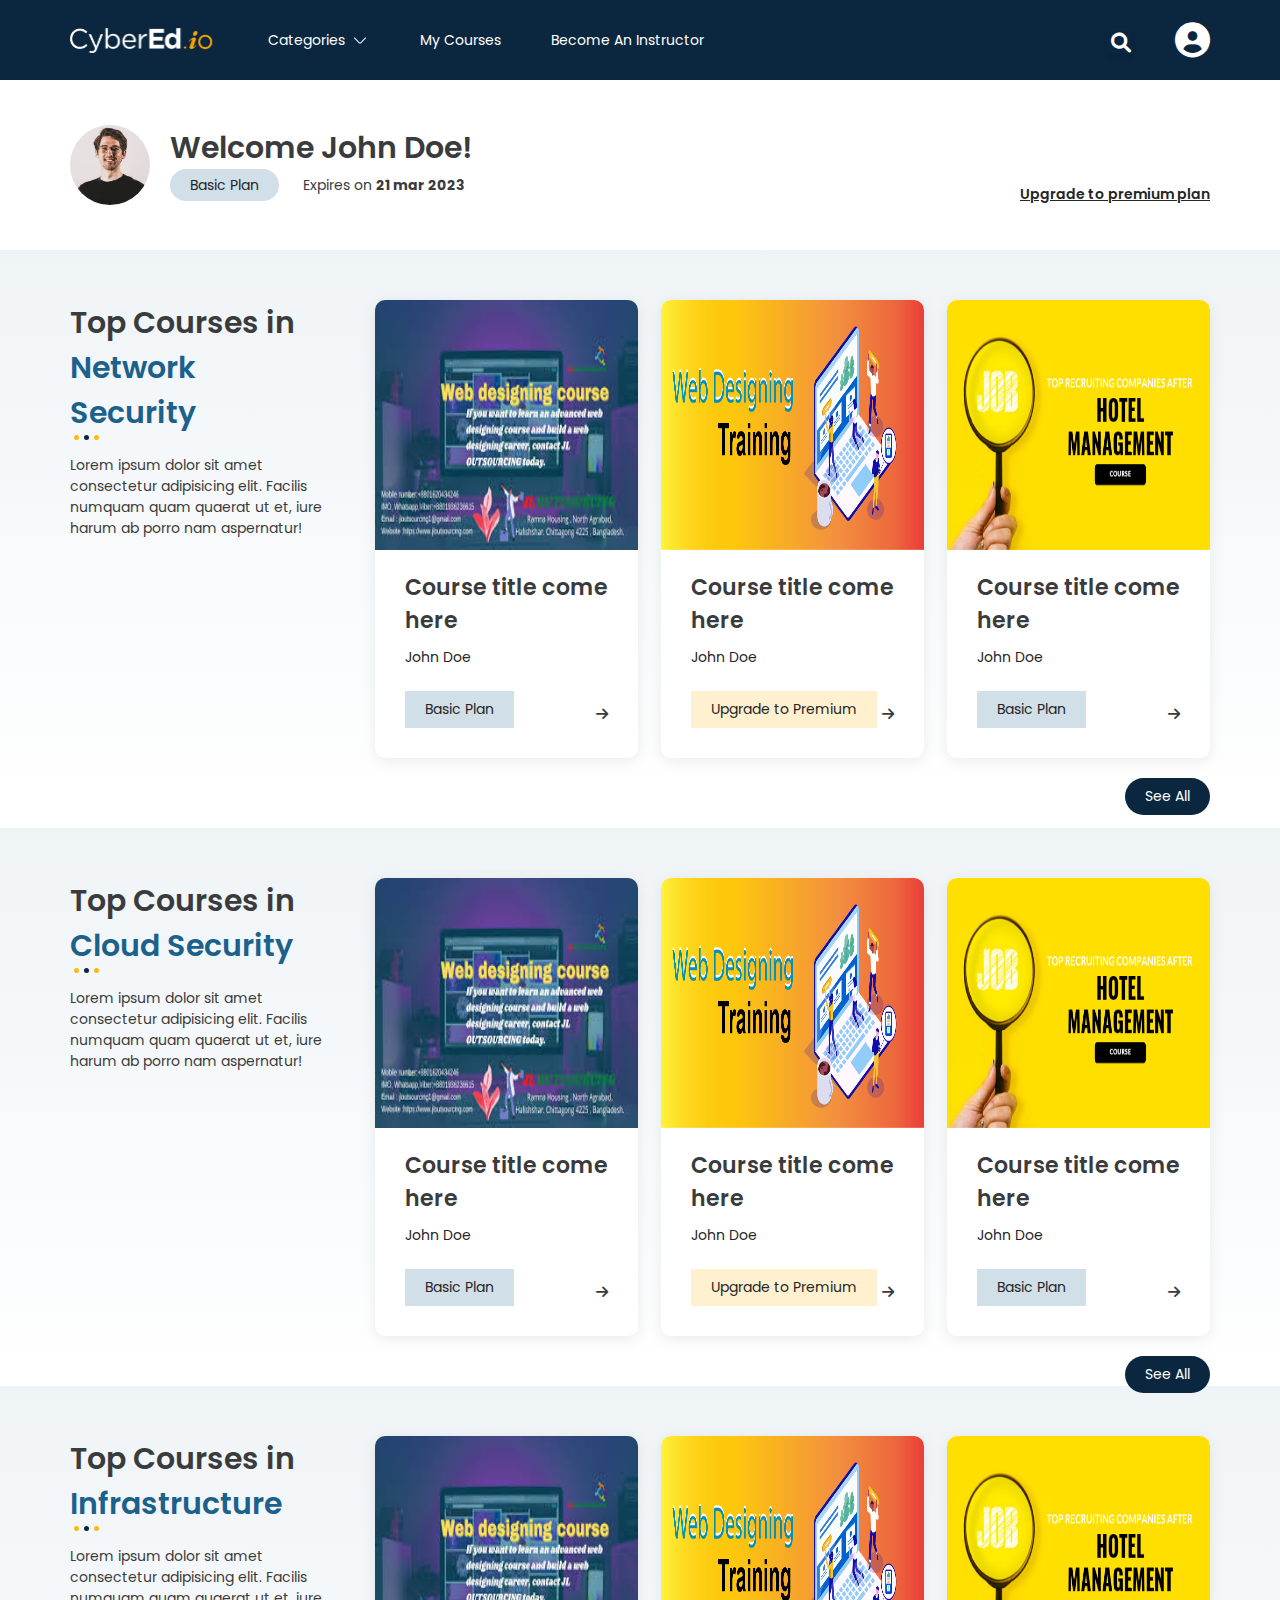
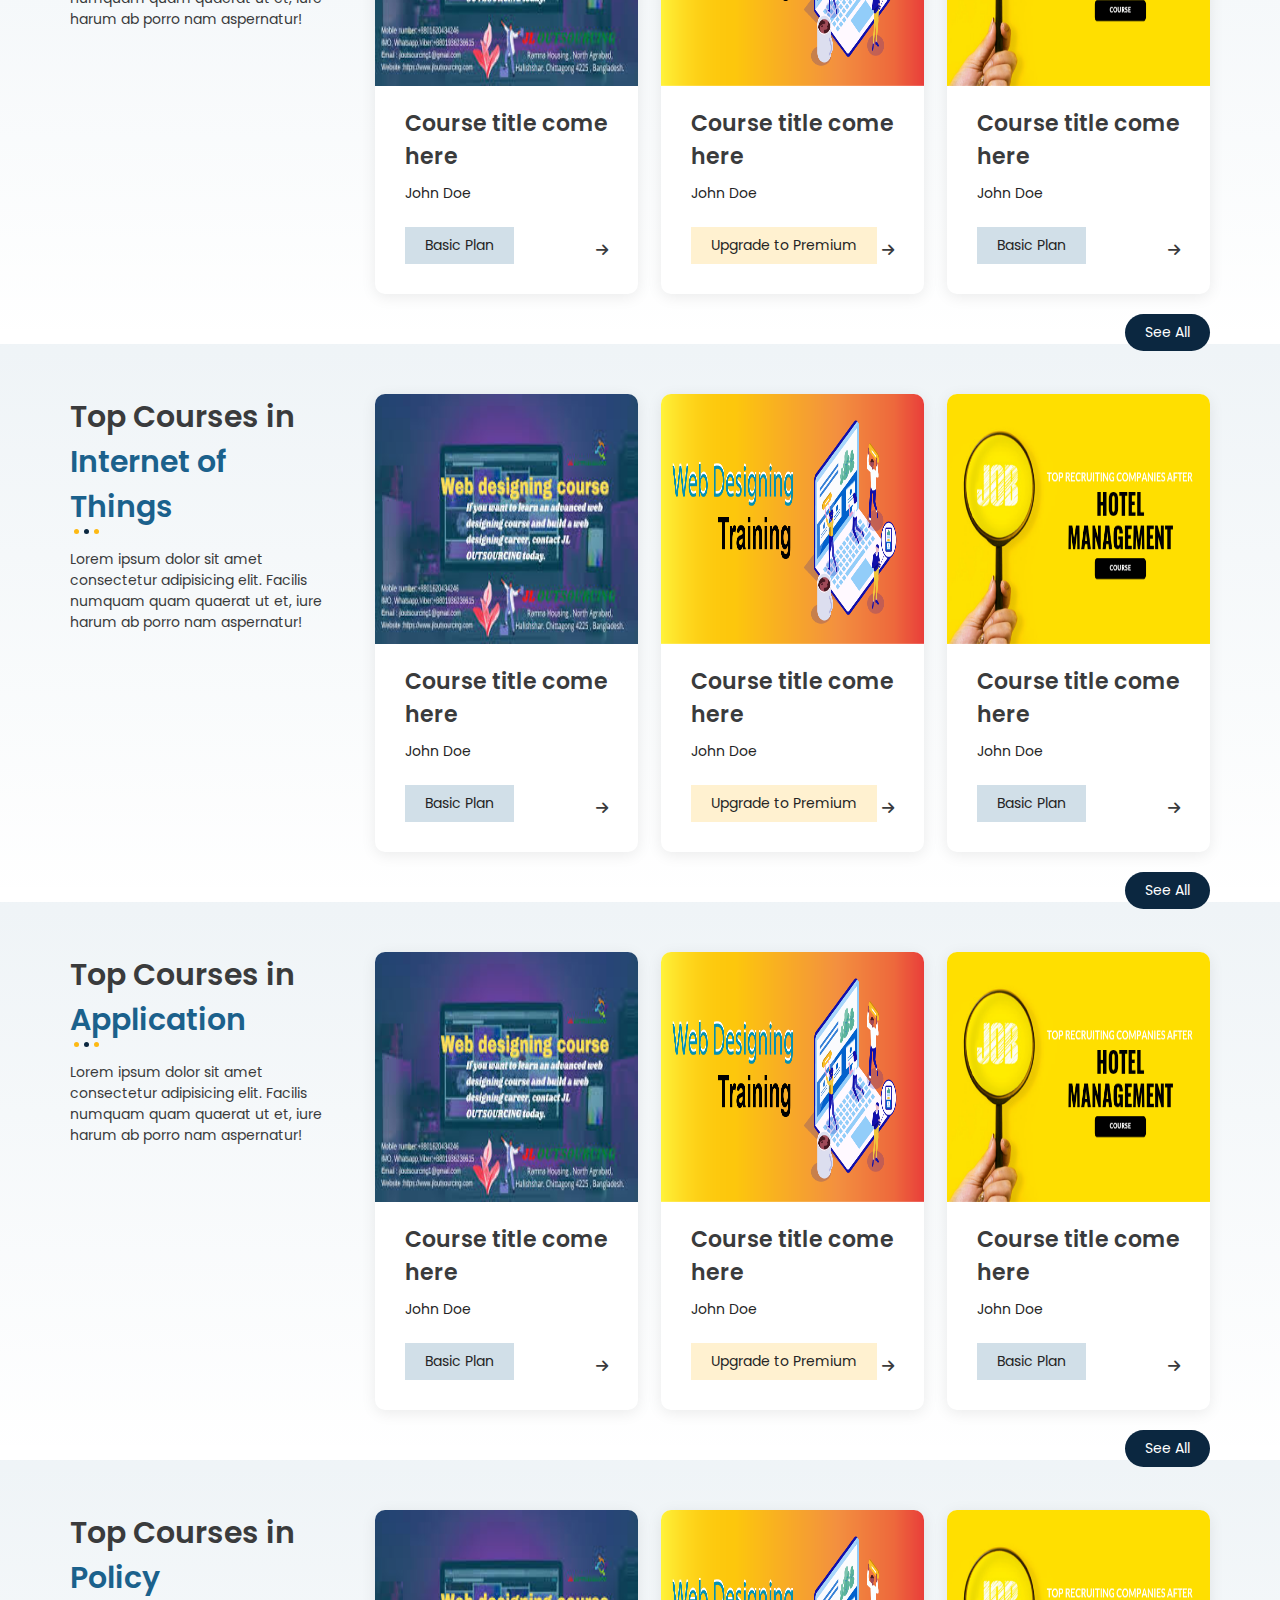
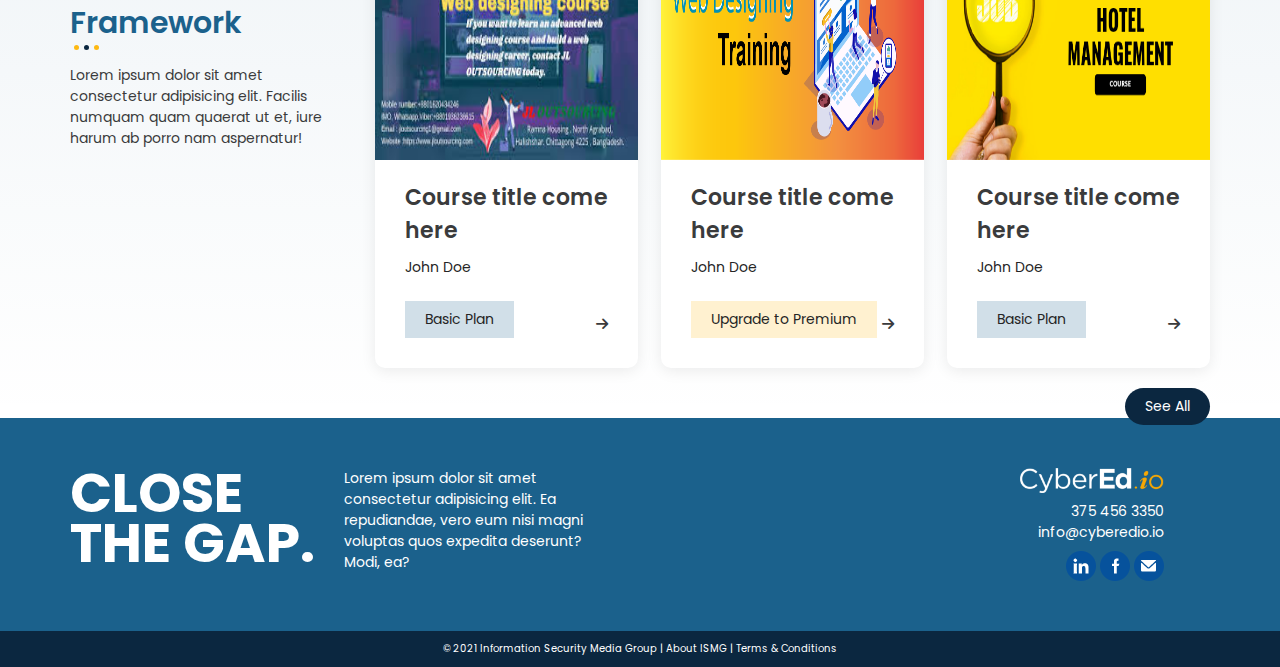
<file: homepage.html>
<!-- Home Page -->

<!DOCTYPE html>
<html lang="en">
  <head>
    <meta charset="UTF-8" />
    <meta http-equiv="X-UA-Compatible" content="IE=edge" />
    <meta name="viewport" content="width=device-width, initial-scale=1.0" />
    <title>HomePage</title>

    <!-- Favicon -->
    <link rel="shortcut icon" href="img/favicon-16x16.png" />

    <!-- font -->
    <link rel="preconnect" href="https://fonts.googleapis.com">
    <link rel="preconnect" href="https://fonts.gstatic.com" crossorigin>
    <link href="https://fonts.googleapis.com/css2?family=Poppins:wght@400;500;600;700;800;900&display=swap" rel="stylesheet">
    
    <!--Carousel Css-->
    <link rel="stylesheet" href="css/carousel/owl.carousel.min.css" />
    <link rel="stylesheet" href="css/carousel/owl.theme.default.min.css" />

    <!--font awesome  -->
    <link rel="stylesheet" href="css/font-awesome/css/all.min.css" />

    <!-- custom css file -->
    <link rel="stylesheet" href="css/style.css"/>  
    <link rel="stylesheet" href="css/homePage.css"/>
    <link rel="stylesheet" href="css/Inprogress-bookmarked-completed.css"/>
    
   




  </head>
  <body>
   
    <nav class="nav">
      <div class="container">
        <div class="navbar">
          <ul class="nav-list-left nav-links">
            <li id="nav-list1">
              <a href="index.html" class="link">
               <img src="images/headerlogo-cyed.png" alt="logo" class="logo">
              </a>
            </li>
            <li class="categories" id="nav-list2">
              <a>
                Categories <span class="arrow"></span>
              </a>
        

         
            </li>
            <li id="nav-list3">
              <a href="resources.html" class="link">
                My Courses

              </a>
            </li>
            <li id="nav-list4">
              <a href="#" class="link">
                Become An Instructor
              </a>
            </li>
          </ul>

          <ul class="nav-list-right">
            <li class="search">
                <div class="search-box">
                    <input type="text" placeholder="Type to search..." />
                    <div class="search-btn">
                      <i class="fas fa-search search-icon" style="color: #FFFFFF"></i>
                    </div>
      
                    <div class="cancel-btn">
                      <i class="fas fa-times"></i>
                    </div>
                  </div>
                </li>
        
            <li>
                <i class="fa-solid fa-circle-user loggedin-user"></i>
            </li>
            
          </ul>

          
        </div>
       

      </div>
      <div class="logged-in-sub-menu">
        <div class="container">
        <ul class="sub-menus">
            <li id="list1"><a href="#" class="link" id="ns"
                >Network Security</a></li>
            <li id="list2"><a href="#" class="link" id="cs">Cloud Security</a></li>
            <li id="list3"><a href="#"class="link" id="inf">Infrastructure</a></li>
            <li id="list4"><a href="#" class="link" id="iot">Internet of Things</a></li>
            <li id="list5"><a href="#" class="link" id="app">Applications</a></li>
            <li id="list6"><a href="#" class="link" id="pf">Policy Frameworks</a></li>
            <li class="more-link" id="list7"><a class="more-toggle-btn link">More <span class="more-arrow"></span></a>
                <div class="more-menus">
                <div class="more-sub-menus">
                <ul class="more-sub-menus-list">
                    <li class="more-sub-menus-item"><a href="#">Network Security</a></li>
                    <li class="more-sub-menus-item"><a href="#">Cloud Security</a></li>
                    <li class="more-sub-menus-item"><a href="#">Infrastructure</a></li>
                    <li class="more-sub-menus-item"><a href="#">Internet of Things</a></li>
                    <li class="more-sub-menus-item"><a href="#">Applications</a></li>
                    <li class="more-sub-menus-item"><a href="#">Policy Frameworks</a></li>
                    <!-- <li class="more-sub-menus-item"><a>More</a></li> -->
                </ul>
            </div>
        </div>
            </li>

            <span class="title-dots"></span>

        </ul>

    </div>
      </div>
    </nav>

    <main>
        <section class="progress-status-section">
          <div class="container">
              <div class="progress-status-wrapper">
                  <div class="progress-status-info">
                  <div class="logged-in-user">
                     <img src="images/user.jpeg" alt="image">
                  </div>

                  <div class="logged-in-user-details">
                      <h2>Welcome John Doe!</h2>
                      <a href="#" class="user-basic-plan">Basic Plan</a>
                      <span class="expires-on">Expires on <b>21 mar 2023</b></span>
                  </div>
              </div>

                  <div class="upgrade-premium-plan-div">
                      <span class="upgrade-premium-plan">
                          <a href="#">Upgrade to premium plan</a>
                          </span>
                  </div>
             
              </div>
              <div class="hr"></div>
          </div>
      </section>
      

      <section class="top-courses-on-cybered">
        <div class="container">
          

          <div class="top-courses-on-cybered-wrapper">
            <div class="top-courses-on-cybered-title">
              <h2>Top Courses in <span class="text-color">Network Security </span></h2>
              <div class="title-dots"></div>
              <p>Lorem ipsum dolor sit amet consectetur adipisicing elit. Facilis numquam quam quaerat ut et, iure harum ab porro nam aspernatur!</p>
            </div>

            <div class="top-courses-on-cybered-data">
              
                
              <div class="other-courses-list-part1">
                <div class="course1 course">
                    <img src="images/course1.jpeg" alt="image" class="course-img">
                    <div class="course-details">
                        <h3>Course title come here</h3>
                        <p class="published-by">John Doe</p>
                        <div class="plan">

                          <a href="#" class="basic-plan">Basic Plan</a>
                          <i class="fa-solid fa-arrow-right"></i>
                        </div>

                        
                        
                        
                    </div>
                </div>

                <div class="course2 course">
                    <img src="images/course2.png" alt="image" class="course-img">
                    <div class="course-details">
                        <h3>Course title come here</h3>
                        <p class="published-by">John Doe</p>
                       
                        <div class="plan">
                          <a href="#" class="premium-plan-btn">Upgrade to Premium</a>
                          <i class="fa-solid fa-arrow-right"></i>

                        </div>
                        

                    </div>
                </div>

                <div class="course3 course">
                  <img src="images/course3.png" alt="image" class="course-img">
                  <div class="course-details">
                      <h3>Course title come here</h3>
                      <p class="published-by">John Doe</p>
                      <div class="plan">

                        <a href="#" class="basic-plan">Basic Plan</a>
                        <i class="fa-solid fa-arrow-right"></i>
                      </div>
                      

                  </div>
              </div>
              </div>
               
             
            </div>
             
          
            </div>
            <div class="see-all">
              <a href="#">See All</a>
            </div>
          </div>
        </div>
      </section>


      <!-- cloud - security -->

      <section class="top-courses-on-cybered cloud-security">
        <div class="container">
          

          <div class="top-courses-on-cybered-wrapper">
            <div class="top-courses-on-cybered-title">
              <h2>Top Courses in <span class="text-color">Cloud Security </span></h2>
              <div class="title-dots"></div>
              <p>Lorem ipsum dolor sit amet consectetur adipisicing elit. Facilis numquam quam quaerat ut et, iure harum ab porro nam aspernatur!</p>
            </div>

            <div class="top-courses-on-cybered-data">
              
                
              <div class="other-courses-list-part1">
                <div class="course1 course">
                    <img src="images/course1.jpeg" alt="image" class="course-img">
                    <div class="course-details">
                        <h3>Course title come here</h3>
                        <p class="published-by">John Doe</p>
                        <div class="plan">

                          <a href="#" class="basic-plan">Basic Plan</a>
                          <i class="fa-solid fa-arrow-right"></i>
                        </div>

                        
                        
                        
                    </div>
                </div>

                <div class="course2 course">
                    <img src="images/course2.png" alt="image" class="course-img">
                    <div class="course-details">
                        <h3>Course title come here</h3>
                        <p class="published-by">John Doe</p>
                       
                        <div class="plan">
                          <a href="#" class="premium-plan-btn">Upgrade to Premium</a>
                          <i class="fa-solid fa-arrow-right"></i>

                        </div>
                        

                    </div>
                </div>

                <div class="course3 course">
                  <img src="images/course3.png" alt="image" class="course-img">
                  <div class="course-details">
                      <h3>Course title come here</h3>
                      <p class="published-by">John Doe</p>
                      <div class="plan">

                        <a href="#" class="basic-plan">Basic Plan</a>
                        <i class="fa-solid fa-arrow-right"></i>
                      </div>
                      

                  </div>
              </div>
              </div>
               
             
            </div>
             
          
            </div>
            <div class="see-all">
              <a href="#">See All</a>
            </div>
          </div>
        </div>
      </section>


      <!-- infrastructure -->

      <section class="top-courses-on-cybered">
        <div class="container">
          

          <div class="top-courses-on-cybered-wrapper">
            <div class="top-courses-on-cybered-title">
              <h2>Top Courses in <span class="text-color">Infrastructure</span></h2>
              <div class="title-dots"></div>
              <p>Lorem ipsum dolor sit amet consectetur adipisicing elit. Facilis numquam quam quaerat ut et, iure harum ab porro nam aspernatur!</p>
            </div>

            <div class="top-courses-on-cybered-data">
              
                
              <div class="other-courses-list-part1">
                <div class="course1 course">
                    <img src="images/course1.jpeg" alt="image" class="course-img">
                    <div class="course-details">
                        <h3>Course title come here</h3>
                        <p class="published-by">John Doe</p>
                        <div class="plan">

                          <a href="#" class="basic-plan">Basic Plan</a>
                          <i class="fa-solid fa-arrow-right"></i>
                        </div>

                        
                        
                        
                    </div>
                </div>

                <div class="course2 course">
                    <img src="images/course2.png" alt="image" class="course-img">
                    <div class="course-details">
                        <h3>Course title come here</h3>
                        <p class="published-by">John Doe</p>
                       
                        <div class="plan">
                          <a href="#" class="premium-plan-btn">Upgrade to Premium</a>
                          <i class="fa-solid fa-arrow-right"></i>

                        </div>
                        

                    </div>
                </div>

                <div class="course3 course">
                  <img src="images/course3.png" alt="image" class="course-img">
                  <div class="course-details">
                      <h3>Course title come here</h3>
                      <p class="published-by">John Doe</p>
                      <div class="plan">

                        <a href="#" class="basic-plan">Basic Plan</a>
                        <i class="fa-solid fa-arrow-right"></i>
                      </div>
                      

                  </div>
              </div>
              </div>
               
             
            </div>
             
          
            </div>
            <div class="see-all">
              <a href="#">See All</a>
            </div>
          </div>
        </div>
      </section>


      <!-- Internet of things -->

      <section class="top-courses-on-cybered">
        <div class="container">
          

          <div class="top-courses-on-cybered-wrapper">
            <div class="top-courses-on-cybered-title">
              <h2>Top Courses in <span class="text-color">Internet of Things</span></h2>
              <div class="title-dots"></div>
              <p>Lorem ipsum dolor sit amet consectetur adipisicing elit. Facilis numquam quam quaerat ut et, iure harum ab porro nam aspernatur!</p>
            </div>

            <div class="top-courses-on-cybered-data">
              
                
              <div class="other-courses-list-part1">
                <div class="course1 course">
                    <img src="images/course1.jpeg" alt="image" class="course-img">
                    <div class="course-details">
                        <h3>Course title come here</h3>
                        <p class="published-by">John Doe</p>
                        <div class="plan">

                          <a href="#" class="basic-plan">Basic Plan</a>
                          <i class="fa-solid fa-arrow-right"></i>
                        </div>

                        
                        
                        
                    </div>
                </div>

                <div class="course2 course">
                    <img src="images/course2.png" alt="image" class="course-img">
                    <div class="course-details">
                        <h3>Course title come here</h3>
                        <p class="published-by">John Doe</p>
                       
                        <div class="plan">
                          <a href="#" class="premium-plan-btn">Upgrade to Premium</a>
                          <i class="fa-solid fa-arrow-right"></i>

                        </div>
                        

                    </div>
                </div>

                <div class="course3 course">
                  <img src="images/course3.png" alt="image" class="course-img">
                  <div class="course-details">
                      <h3>Course title come here</h3>
                      <p class="published-by">John Doe</p>
                      <div class="plan">

                        <a href="#" class="basic-plan">Basic Plan</a>
                        <i class="fa-solid fa-arrow-right"></i>
                      </div>
                      

                  </div>
              </div>
              </div>
               
             
            </div>
             
          
            </div>
            <div class="see-all">
              <a href="#">See All</a>
            </div>
          </div>
        </div>
      </section>

      <!-- Application -->

      <section class="top-courses-on-cybered">
        <div class="container">
          

          <div class="top-courses-on-cybered-wrapper">
            <div class="top-courses-on-cybered-title">
              <h2>Top Courses in <span class="text-color">Application</span></h2>
              <div class="title-dots"></div>
              <p>Lorem ipsum dolor sit amet consectetur adipisicing elit. Facilis numquam quam quaerat ut et, iure harum ab porro nam aspernatur!</p>
            </div>

            <div class="top-courses-on-cybered-data">
              
                
              <div class="other-courses-list-part1">
                <div class="course1 course">
                    <img src="images/course1.jpeg" alt="image" class="course-img">
                    <div class="course-details">
                        <h3>Course title come here</h3>
                        <p class="published-by">John Doe</p>
                        <div class="plan">

                          <a href="#" class="basic-plan">Basic Plan</a>
                          <i class="fa-solid fa-arrow-right"></i>
                        </div>

                        
                        
                        
                    </div>
                </div>

                <div class="course2 course">
                    <img src="images/course2.png" alt="image" class="course-img">
                    <div class="course-details">
                        <h3>Course title come here</h3>
                        <p class="published-by">John Doe</p>
                       
                        <div class="plan">
                          <a href="#" class="premium-plan-btn">Upgrade to Premium</a>
                          <i class="fa-solid fa-arrow-right"></i>

                        </div>
                        

                    </div>
                </div>

                <div class="course3 course">
                  <img src="images/course3.png" alt="image" class="course-img">
                  <div class="course-details">
                      <h3>Course title come here</h3>
                      <p class="published-by">John Doe</p>
                      <div class="plan">

                        <a href="#" class="basic-plan">Basic Plan</a>
                        <i class="fa-solid fa-arrow-right"></i>
                      </div>
                      

                  </div>
              </div>
              </div>
               
             
            </div>
             
          
            </div>
            <div class="see-all">
              <a href="#">See All</a>
            </div>
          </div>
        </div>
      </section>


      <!-- policy framework -->

      <section class="top-courses-on-cybered">
        <div class="container">
          

          <div class="top-courses-on-cybered-wrapper">
            <div class="top-courses-on-cybered-title">
              <h2>Top Courses in <span class="text-color">Policy Framework </span></h2>
              <div class="title-dots"></div>
              <p>Lorem ipsum dolor sit amet consectetur adipisicing elit. Facilis numquam quam quaerat ut et, iure harum ab porro nam aspernatur!</p>
            </div>

            <div class="top-courses-on-cybered-data">
              
                
              <div class="other-courses-list-part1">
                <div class="course1 course">
                    <img src="images/course1.jpeg" alt="image" class="course-img">
                    <div class="course-details">
                        <h3>Course title come here</h3>
                        <p class="published-by">John Doe</p>
                        <div class="plan">

                          <a href="#" class="basic-plan">Basic Plan</a>
                          <i class="fa-solid fa-arrow-right"></i>
                        </div>

                        
                        
                        
                    </div>
                </div>

                <div class="course2 course">
                    <img src="images/course2.png" alt="image" class="course-img">
                    <div class="course-details">
                        <h3>Course title come here</h3>
                        <p class="published-by">John Doe</p>
                       
                        <div class="plan">
                          <a href="#" class="premium-plan-btn">Upgrade to Premium</a>
                          <i class="fa-solid fa-arrow-right"></i>

                        </div>
                        

                    </div>
                </div>

                <div class="course3 course">
                  <img src="images/course3.png" alt="image" class="course-img">
                  <div class="course-details">
                      <h3>Course title come here</h3>
                      <p class="published-by">John Doe</p>
                      <div class="plan">

                        <a href="#" class="basic-plan">Basic Plan</a>
                        <i class="fa-solid fa-arrow-right"></i>
                      </div>
                      

                  </div>
              </div>
              </div>
               
             
            </div>
             
          
            </div>
            <div class="see-all">
              <a href="#">See All</a>
            </div>
          </div>
        </div>
      </section>

    </main>
      <footer>
        <section class="footer">
          <div class="container">
            <div class="footer-wrapper">
              <div class="close-the-gap">
                <div class="close-the-gap-text">
                  CLOSE THE GAP.
                </div>
                <div class="close-the-gap-text-2">
                  Lorem ipsum dolor sit amet consectetur adipisicing elit. Ea repudiandae, vero eum nisi magni voluptas quos expedita deserunt? Modi, ea?
                </div>
              </div>
  
              <div class="cyberedio">
                <img src="images/headerlogo-cyed.png" alt="image">
            <div class="numandemail">

                <div>
                  375 456 3350
                </div>
                <div>
                  info@cyberedio.io
                </div>
            </div>
                <div>
                  <img src="images/Group 208.png" alt="image">
                  <img src="images/Group 209.png" alt="image">
                  <img src="images/Group 210.png" alt="image">
                </div>
              </div>
            </div>
            
          </div>
        </section>
        <section class="copyright">
          <div class="copyright-wrapper">
            &#169; 2021 Information Security Media Group | About ISMG | Terms & Conditions
          </div>
        </section>
      </footer>
    <script src="js/jquery.js"></script>

    <!--Carousel Js-->
    <script src="js/All-carousel/owl.carousel.min.js"></script>

    <!-- custom javascript file -->
    <script src="js/script.js"></script>
  </body>
</html>
</file>
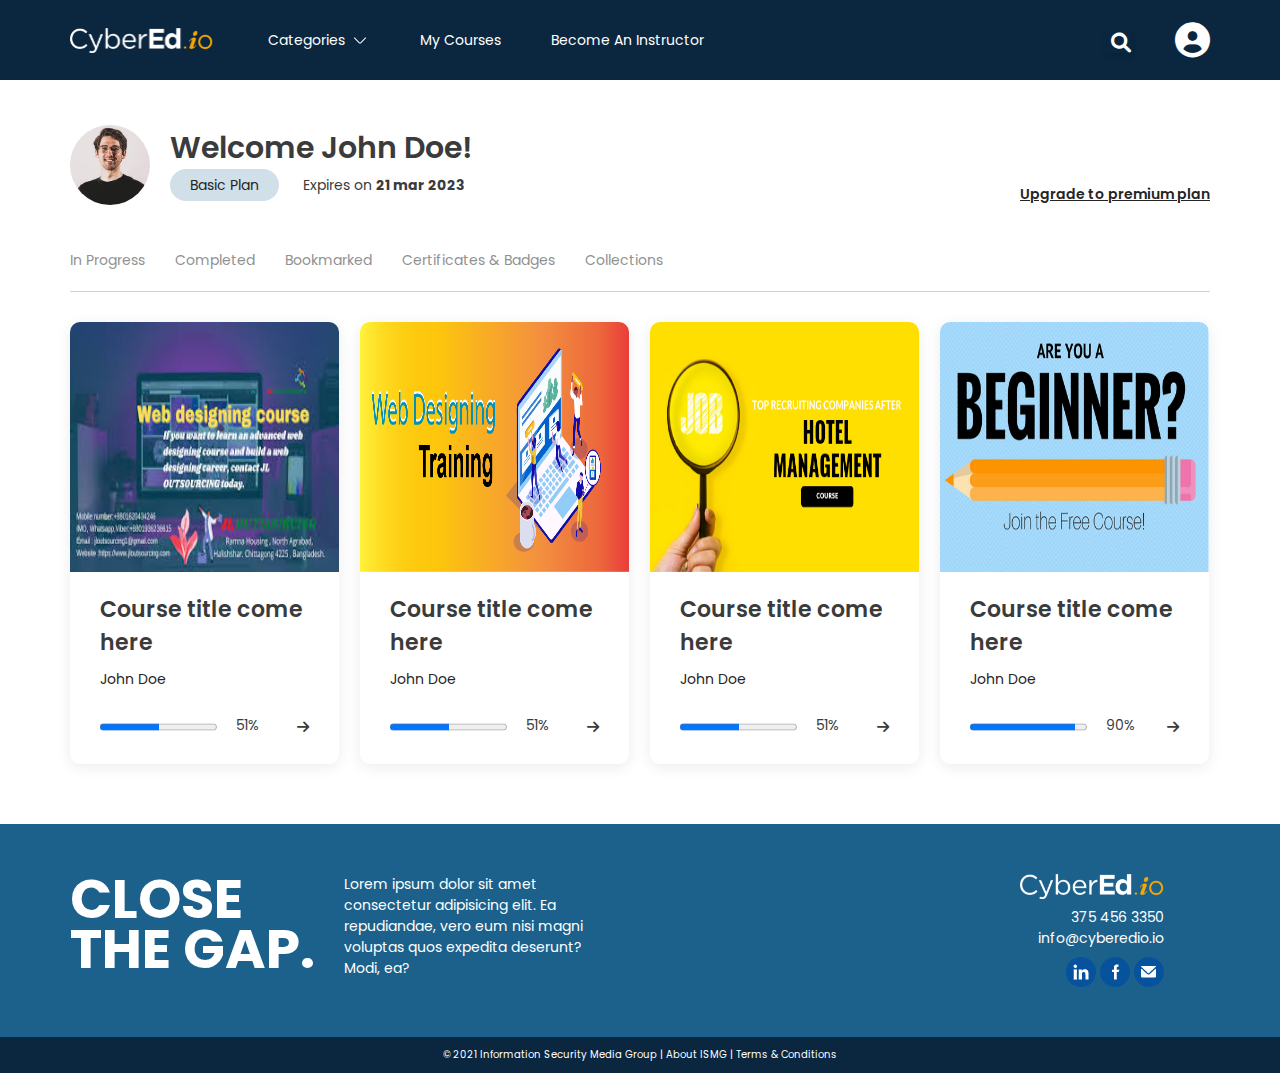
<file: Inprogress-bookmarked-completed.html>
<!DOCTYPE html>
<html lang="en">
  <head>
    <meta charset="UTF-8" />
    <meta http-equiv="X-UA-Compatible" content="IE=edge" />
    <meta name="viewport" content="width=device-width, initial-scale=1.0" />
    <title>Progress and BookMark</title>

    <!-- Favicon -->
    <link rel="shortcut icon" href="img/favicon-16x16.png" />

    <!-- font -->

<link rel="preconnect" href="https://fonts.googleapis.com">
<link rel="preconnect" href="https://fonts.gstatic.com" crossorigin>
<link href="https://fonts.googleapis.com/css2?family=Poppins:wght@400;500;600;700;800;900&display=swap"     rel="stylesheet">


    <!--Carousel Css-->
    <link rel="stylesheet" href="css/carousel/owl.carousel.min.css" />
    <link rel="stylesheet" href="css/carousel/owl.theme.default.min.css" />

    <!--font awesome  -->
    <link rel="stylesheet" href="css/font-awesome/css/all.min.css" />

    <!-- custom css file -->
    <link rel="stylesheet" href="css/style.css"/>
    <link rel="stylesheet" href="css/couseDetailPage.css"/>

    <link rel="stylesheet" href="css/Inprogress-bookmarked-completed.css"/>
   


  </head>
  <body>
    <header>
      <nav class="nav">
        <div class="container">
          <div class="navbar">
            <ul class="nav-list-left nav-links">
              <li id="nav-list1">
                <a href="index.html" class="link">
                 <img src="images/headerlogo-cyed.png" alt="logo" class="logo">
                </a>
              </li>
              <li class="categories" id="nav-list2">
                <a>
                  Categories <span class="arrow"></span>
                </a>
          

           
              </li>
              <li id="nav-list3">
                <a href="resources.html" class="link">
                  My Courses

                </a>
              </li>
              <li id="nav-list4">
                <a href="#" class="link">
                  Become An Instructor
                </a>
              </li>
            </ul>

            <ul class="nav-list-right">
              <li class="search">
                  <div class="search-box">
                      <input type="text" placeholder="Type to search..." />
                      <div class="search-btn">
                        <i class="fas fa-search search-icon" style="color: #FFFFFF"></i>
                      </div>
        
                      <div class="cancel-btn">
                        <i class="fas fa-times"></i>
                      </div>
                    </div>
                  </li>
          
              <li>
                  <i class="fa-solid fa-circle-user loggedin-user"></i>
              </li>    
            </ul>
          </div>
         

        </div>
        <div class="logged-in-sub-menu">
          <div class="container">
          <ul class="sub-menus">
              <li id="list1"><a href="#" class="link" id="ns"
                  >Network Security</a></li>
              <li id="list2"><a href="#" class="link" id="cs">Cloud Security</a></li>
              <li id="list3"><a href="#"class="link" id="inf">Infrastructure</a></li>
              <li id="list4"><a href="#" class="link" id="iot">Internet of Things</a></li>
              <li id="list5"><a href="#" class="link" id="app">Applications</a></li>
              <li id="list6"><a href="#" class="link" id="pf">Policy Frameworks</a></li>
              <li class="more-link" id="list7"><a class="more-toggle-btn link">More <span class="more-arrow"></span></a>
                  <div class="more-menus">
                  <div class="more-sub-menus">
                  <ul class="more-sub-menus-list">
                      <li class="more-sub-menus-item"><a href="#">Network Security</a></li>
                      <li class="more-sub-menus-item"><a href="#">Cloud Security</a></li>
                      <li class="more-sub-menus-item"><a href="#">Infrastructure</a></li>
                      <li class="more-sub-menus-item"><a href="#">Internet of Things</a></li>
                      <li class="more-sub-menus-item"><a href="#">Applications</a></li>
                      <li class="more-sub-menus-item"><a href="#">Policy Frameworks</a></li>
                      <!-- <li class="more-sub-menus-item"><a>More</a></li> -->
                  </ul>
              </div>
          </div>
              </li>

              <span class="dot"></span>

          </ul>

      </div>
        </div>
      </nav>
    </header>

    <main>
        <section class="progress-status-section">
            <div class="container">
                <div class="progress-status-wrapper">
                    <div class="progress-status-info">
                    <div class="logged-in-user">
                       <img src="images/user.jpeg" alt="image">
                    </div>

                    <div class="logged-in-user-details">
                        <h2>Welcome John Doe!</h2>
                        <a href="#" class="user-basic-plan">Basic Plan</a>
                        <span class="expires-on">Expires on <b>21 mar 2023</b></span>
                    </div>
                </div>

                    <div class="upgrade-premium-plan-div">
                        <span class="upgrade-premium-plan">
                            <a href="#">Upgrade to premium plan</a>
                            </span>
                    </div>
               
                </div>
            </div>
        </section>
        <section>
            <div class="container">
                <div class="progress-status"></div>
                    <ul class="progress-status-list">
                        <li><a href="#" class="status">In Progress</a></li>
                        <li><a href="#" class="status">Completed</a></li>
                        <li><a href="#" class="status">Bookmarked</a></li>
                        <li><a href="#" class="status">Certificates & Badges</a></li>
                        <li><a href="#" class="status">Collections</a></li>

                    </ul>
                    <div class="hr"></div>
            </div>

        </section>
        <section class="other-courses-by-instructor">
            <div class="container">
              <div class="other-courses-by-instructor-wrapper">
                <div class="other-courses-list">
                  <div class="course1 course">
                      <img src="images/course1.jpeg" alt="image" class="course-img">
                      <div class="course-details">
                          <h3>Course title come here</h3>
                          <p class="published-by">John Doe</p>
                          <div class="progress-arrow">
                            <progress id="file" value="51" max="100" class="progress-bar"> 51% </progress>
                            <i class="fa-solid fa-arrow-right"></i>

                          </div>
                         
                      </div>
                  </div>
  
                  <div class="course2 course">
                      <img src="images/course2.png" alt="image" class="course-img">
                      <div class="course-details">
                          <h3>Course title come here</h3>
                          <p class="published-by">John Doe</p>
                          <div class="progress-arrow">
                            <progress id="file" value="51" max="100" class="progress-bar"> 51% </progress>
                            <i class="fa-solid fa-arrow-right"></i>

                          </div>
  
                      </div>
                  </div>
  
                  <div class="course3 course">
                      <img src="images/course3.png" alt="image" class="course-img">
                      <div class="course-details">
                      <h3>Course title come here</h3>
                      <p class="published-by">John Doe</p>
                      <div class="progress-arrow">
                        <progress id="file" value="51" max="100" class="progress-bar"> 51% </progress>
                        <i class="fa-solid fa-arrow-right"></i>

                      </div>
  
                  </div>
                  </div>
  
                  <div class="course4 course">
                      <img src="images/course4.png" alt="image" class="course-img ">
                      <div class="course-details">
                          <h3>Course title come here</h3>
                          <p class="published-by">John Doe</p>
                          <div class="progress-arrow">
                            <progress id="file" value="90" max="100" class="progress-bar"> 90% </progress>
                            <i class="fa-solid fa-arrow-right"></i>

                          </div>
  
                      </div>
                  </div>
              </div>
            </div>
            </div>
          </section>
    </main>
    
    <footer>
      <section class="footer">
        <div class="container">
          <div class="footer-wrapper">
            <div class="close-the-gap">
              <div class="close-the-gap-text">
                CLOSE THE GAP.
              </div>
              <div class="close-the-gap-text-2">
                Lorem ipsum dolor sit amet consectetur adipisicing elit. Ea repudiandae, vero eum nisi magni voluptas quos expedita deserunt? Modi, ea?
              </div>
            </div>

            <div class="cyberedio">
              <img src="images/headerlogo-cyed.png" alt="image">
              <div class="numandemail">
              <div>
                375 456 3350
              </div>
              <div>
                info@cyberedio.io
              </div>
              </div>
              <div>
                <img src="images/Group 208.png" alt="image">
                <img src="images/Group 209.png" alt="image">
                <img src="images/Group 210.png" alt="image">
              </div>
            </div>
          </div>
          
        </div>
      </section>
      <section class="copyright">
        <div class="copyright-wrapper">
          &#169; 2021 Information Security Media Group | About ISMG | Terms & Conditions
        </div>
      </section>
    </footer>
        

        <script src="js/jquery.js"></script>

        <!--Carousel Js-->
        <script src="js/All-carousel/owl.carousel.min.js"></script>
    
        <!-- custom javascript file -->
        <script src="js/script.js"></script>
      </body>
    </html>
</file>
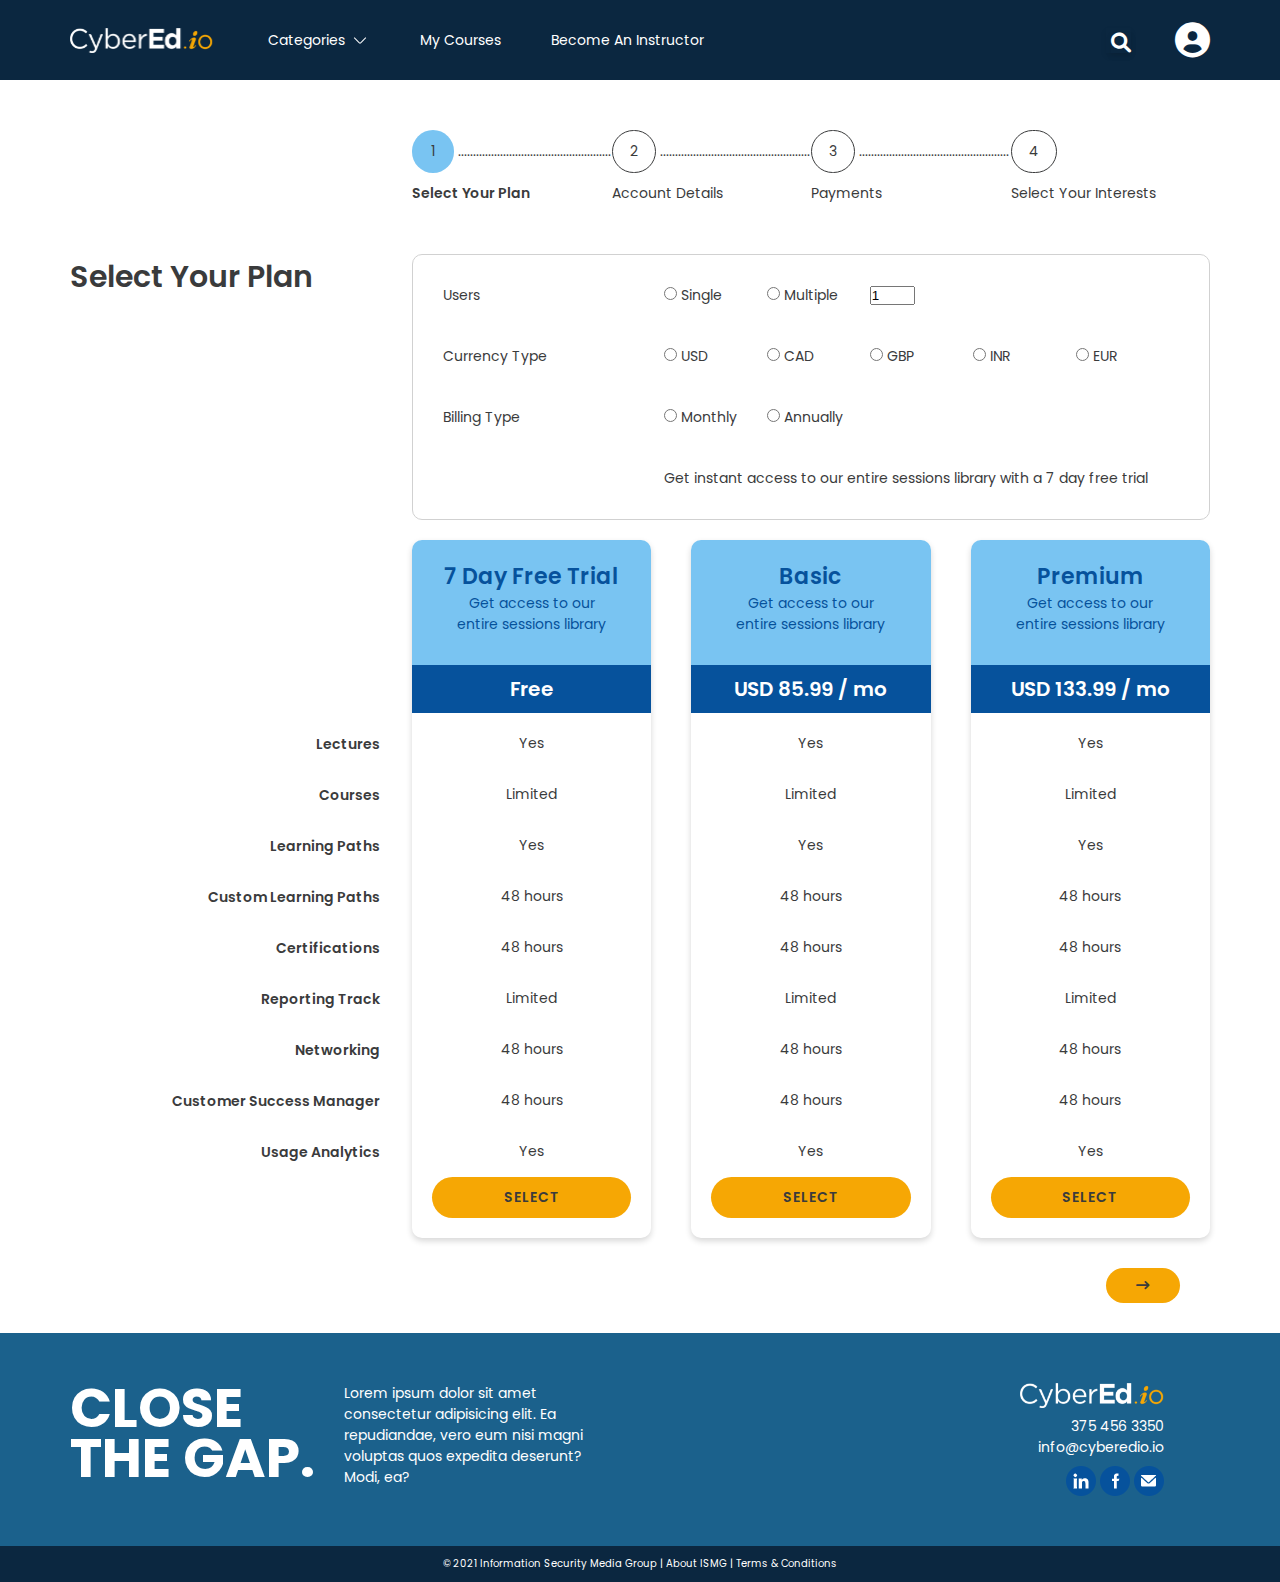
<file: planSelection.html>
<!-- Home Page -->

<!DOCTYPE html>
<html lang="en">
  <head>
    <meta charset="UTF-8" />
    <meta http-equiv="X-UA-Compatible" content="IE=edge" />
    <meta name="viewport" content="width=device-width, initial-scale=1.0" />
    <title>Plan Selection</title>

    <!-- Favicon -->
    <link rel="shortcut icon" href="img/favicon-16x16.png" />

    <!-- font -->

    <link rel="preconnect" href="https://fonts.googleapis.com">
<link rel="preconnect" href="https://fonts.gstatic.com" crossorigin>
<link href="https://fonts.googleapis.com/css2?family=Poppins:wght@400;500;600;700;800;900&display=swap" rel="stylesheet">


    <!--Carousel Css-->
    <link rel="stylesheet" href="css/carousel/owl.carousel.min.css" />
    <link rel="stylesheet" href="css/carousel/owl.theme.default.min.css" />

    <!--font awesome  -->
    <link rel="stylesheet" href="css/font-awesome/css/all.min.css" />

    <!-- custom css file -->
    <link rel="stylesheet" href="css/style.css"/>
    <link rel="stylesheet" href="css/planSelection.css"/>

    

  </head>
  <body>
       
    <nav class="nav">
      <div class="container">
        <div class="navbar">
          <ul class="nav-list-left nav-links">
            <li id="nav-list1">
              <a href="index.html" class="link">
               <img src="images/headerlogo-cyed.png" alt="logo" class="logo">
              </a>
            </li>
            <li class="categories" id="nav-list2">
              <a>
                Categories <span class="arrow"></span>
              </a>
        

         
            </li>
            <li id="nav-list3">
              <a href="resources.html" class="link">
                My Courses

              </a>
            </li>
            <li id="nav-list4">
              <a href="#" class="link">
                Become An Instructor
              </a>
            </li>
          </ul>

          <ul class="nav-list-right">
            <li class="search">
                <div class="search-box">
                    <input type="text" placeholder="Type to search..." />
                    <div class="search-btn">
                      <i class="fas fa-search search-icon"  style="color: #FFFFFF"></i>
                    </div>
      
                    <div class="cancel-btn">
                      <i class="fas fa-times"></i>
                    </div>
                  </div>
                </li>
        
            <li>
                <i class="fa-solid fa-circle-user loggedin-user"></i>
            </li>
            
          </ul>

          
        </div>
       

      </div>
      <div class="logged-in-sub-menu">
        <div class="container">
        <ul class="sub-menus">
            <li id="list1"><a href="#" class="link" id="ns"
                >Network Security</a></li>
            <li id="list2"><a href="#" class="link" id="cs">Cloud Security</a></li>
            <li id="list3"><a href="#"class="link" id="inf">Infrastructure</a></li>
            <li id="list4"><a href="#" class="link" id="iot">Internet of Things</a></li>
            <li id="list5"><a href="#" class="link" id="app">Applications</a></li>
            <li id="list6"><a href="#" class="link" id="pf">Policy Frameworks</a></li>
            <li class="more-link" id="list7"><a class="more-toggle-btn link">More <span class="more-arrow"></span></a>
                <div class="more-menus">
                <div class="more-sub-menus">
                <ul class="more-sub-menus-list">
                    <li class="more-sub-menus-item"><a href="#">Network Security</a></li>
                    <li class="more-sub-menus-item"><a href="#">Cloud Security</a></li>
                    <li class="more-sub-menus-item"><a href="#">Infrastructure</a></li>
                    <li class="more-sub-menus-item"><a href="#">Internet of Things</a></li>
                    <li class="more-sub-menus-item"><a href="#">Applications</a></li>
                    <li class="more-sub-menus-item"><a href="#">Policy Frameworks</a></li>
                   
                </ul>
            </div>
        </div>
            </li>

            <span class="dot"></span>

        </ul>

    </div>
      </div>
    </nav>

        <!-- Plan selection -->
        <section class="stepper-section">
        <div class="container">
          <div class="main-stepper">
          <div class="stepper"></div>
          <div class="stepper-list">
            <ul id="progressbar">
              <li class="active-step">
               
                  <a href="#step-1">
                      <span>1</span>
                      

                      <span
                          id="connect-dots">...................................................</span>
                          
                        </a>
                        <div>Select Your Plan</div>
              </li>
    
              <li> <a href="#step-2">
                      <span>2</span>
                      <span
                          id="connect-dots">..................................................</span>
                      <div>Account Details</div>
                  </a> </li>
              <li> <a href="#step-3">
                      <span>3</span>
                      <span
                      id="connect-dots">..................................................</span>
                      <div>Payments</div>
                  </a></li>

                  <li> <a href="#step-4">
                    <span>4</span>
                    <div>Select Your Interests</div>
                </a></li>

                  
          </ul>
          </div>
        </div>
    </div>
  </section>

<div id="msform">

        <fieldset>
          <div class="container">
              <div class="account-details-wrapper">
                  <div class="account-details-title">
                      <h2>Select Your Plan</h2>
                      <div class="dot1"> </div>
                  </div>

                  <div class="account-details-form">
                      <form id="account-form">
                          <div class="fieldsets">
                              <div class="label">
                                Users
                              </div>
                          <div class="input-fields-div">

                              <div class="input-fields">
                                <input type="radio" id="html" name="fav_language" value="HTML">
                                <label for="html">Single</label>
                              </div>

                              <div class="input-fields">
                                <input type="radio" id="html" name="fav_language" value="HTML">
                                <label for="html">Multiple</label>
                              </div>

                              <div class="input-fields">
                                <input type="number" id="quantity" name="quantity" value="1" style="width:45px">
                                
                              </div>
                          </div>
                          </div>

                          <div class="fieldsets">
                            <div class="label">
                              Currency Type
                            </div>
                          <div class="input-fields-div">

                            <div class="input-fields">
                              <input type="radio" id="html" name="fav_language" value="HTML">
                              <label for="html">USD</label>
                            </div>

                            <div class="input-fields">
                              <input type="radio" id="html" name="fav_language" value="HTML">
                              <label for="html">CAD</label>
                            </div>

                            <div class="input-fields">
                              <input type="radio" id="html" name="fav_language" value="HTML">
                              <label for="html">GBP</label>
                            </div>

                            <div class="input-fields">
                              <input type="radio" id="html" name="fav_language" value="HTML">
                              <label for="html">INR</label>
                            </div>

                            <div class="input-fields">
                              <input type="radio" id="html" name="fav_language" value="HTML">
                              <label for="html">EUR</label>
                            </div>
                          </div>
                        </div>

                        <div class="fieldsets">
                          <div class="label">
                            Billing Type
                          </div>
                          <div class="input-fields-div">
                          <div class="input-fields">
                            <input type="radio" id="html" name="fav_language" value="HTML">
                            <label for="html">Monthly</label>
                          </div>

                          <div class="input-fields">
                            <input type="radio" id="html" name="fav_language" value="HTML">
                            <label for="html">Annually</label>
                          </div>
                        </div>
                        
                      </div>

                      <div class="fieldsets">
                        <div class="label">
                         
                        </div>
                       

                      <div class="billing-input-fields-para">
                        <p>
                          Get instant access to our entire sessions library with a 7 day free trial
                        </p>
                      </div>
                        </div>
                      

                        

                        
                    </div>



                      

                      </form>
                  </div>
          
          <div class="plans-div">
            <div class="plans-option1 plan1-data">
              <ul>
                <li>Lectures</li>
                <li>Courses</li>
                <li>Learning Paths</li>
                <li>Custom Learning Paths</li>
                <li>Certifications</li>
                <li>Reporting Track</li>
                <li>Networking</li>
                <li>Customer Success Manager</li>
                <li>Usage Analytics</li>

              </ul>
            </div>
            <div class="plans-option2">
              <div class="plan-div plan1">
                <div class="div1">
                  <h3>7 Day Free Trial</h3>
                  <p>Get access to our entire sessions library</p>
                </div>
               
                <div class="plan-price-div">Free</div>
                <div class="plan-data">
                  <ul>
                    <li>Yes</li>
                    <li>Limited</li>
                    <li>Yes</li>
                    <li>48 hours</li>
                    <li>48 hours</li>
                    <li>Limited</li>
                    <li>48 hours</li>
                    <li>48 hours</li>
                    <li>Yes</li>
                  </ul>
                  <div class="select-btn">
                    <a href="#">SELECT</a>
                  </div>
                </div>
              </div>
              <div class="plan-div plan2">
                <div class="div1">
                  <h3>Basic</h3>
                  <p>Get access to our entire sessions library</p>
                </div>
               
                <div class="plan-price-div">USD 85.99 / mo</div>
                <div class="plan-data">
                  <ul>
                    <li>Yes</li>
                    <li>Limited</li>
                    <li>Yes</li>
                    <li>48 hours</li>
                    <li>48 hours</li>
                    <li>Limited</li>
                    <li>48 hours</li>
                    <li>48 hours</li>
                    <li>Yes</li>
                  </ul>
                  <div class="select-btn">
                    <a href="#">SELECT</a>
                  </div>
                </div>
              </div>
              <div class="plan-div plan3">
                <div class="div1">
                  <h3>Premium</h3>
                  <p>Get access to our entire sessions library</p>
                </div>
               
                <div class="plan-price-div">USD 133.99 / mo</div>
                <div class="plan-data">
                  <ul>
                    <li>Yes</li>
                    <li>Limited</li>
                    <li>Yes</li>
                    <li>48 hours</li>
                    <li>48 hours</li>
                    <li>Limited</li>
                    <li>48 hours</li>
                    <li>48 hours</li>
                    <li>Yes</li>
                  </ul>
                  <div class="select-btn">
                    <a href="#">SELECT</a>
                  </div>
                </div>
              </div>

            </div>

          </div>
          </div>
          
            <button class="next-btn">
              <i class="fa-solid fa-arrow-right-long"></i></button>

         
        </fieldset>

        <!-- Account-Details -->

        <fieldset>
            <div class="container">
                <div class="account-details-wrapper">
                    <div class="account-details-title">
                        <h2>Account Details</h2>
                        <div class="dot1"> </div>
                    </div>

                    <div class="account-details-form">
                        <form id="account-form">
                            <div class="fieldset">
                                <div class="label">
                                    First Name
                                </div>
                                <div class="input-field">
                                    <input type="text">
                                </div>
                            </div>


                            <div class="fieldset">
                                <div class="label">
                                    Last Name
                                </div>
                                <div class="input-field">
                                    <input type="text">
                                </div>
                            </div>


                            <div class="fieldset">
                                <div class="label">
                                    Email
                                </div>
                                <div class="input-field">
                                    <input type="email">
                                </div>
                            </div>
                            

                            <div class="fieldset">
                                <div class="label">
                                    Mobile
                                </div>
                                <div class="input-field">
                                    <input type="tel">
                                </div>
                            </div>


                            <div class="fieldset">
                                <div class="label">
                                   Password
                                </div>
                                <div class="input-field">
                                    <input type="password">
                                </div>
                            </div>

                            <div class="fieldset">
                                <div class="label">
                                   Confirm Password
                                </div>
                                <div class="input-field">
                                    <input type="password">
                                </div>
                            </div>

                            <div class="fieldset">
                                <div class="label">
                                   Company
                                </div>
                                <div class="input-field">
                                    <input type="text">
                                </div>
                            </div>

                            <div class="fieldset">
                                <div class="label">
                                   Designation
                                </div>
                                <div class="input-field">
                                    <input type="text">
                                </div>
                            </div>

                            <div class="fieldset">
                                <div class="label">
                                   
                                </div>
                                <div class="input-field">
                                    <button type="submit" class="save">SAVE</button>
                                </div>
                            </div>
                        </form>
                    </div>
                </div>
            </div>
           
              <button class="next-btn">
                <i class="fa-solid fa-arrow-right-long"></i>
              </button>
          
          </fieldset>


        <!-- Payment Details -->
        <fieldset class="payment-details-section">
          <div class="container">
            <div class="account-details-wrapper">
              <div class="account-details-title">
                  <h2>Payment Details</h2>
                  <div class="dot1"> </div>
              </div>

              <div class="payment-details">
                <div class="review-cart-div payment-details-div">
                  <form id="account-form">

                    <div class="fieldsets">
                      <div class="label review-cart">
                       REVIEW CART
                      </div>
                  <div class="input-fields-div"></div>
                  </div>
                      <div class="fieldsets">
                          <div class="label">
                            Basic Subscription Plan
                          </div>
                      <div class="input-fields-div">

                          <div class="user-input-fields unit-price">
                           
                              <strong>Unit Price &nbsp;</strong>USD 85.99
                          
                          </div>

                          <div class="user-input-fields sub-total">
                          
                            <strong>Sub Total &nbsp; </strong> USD 85.99
                            
                          </div>

                         
                      </div>
                      </div>

                      <div class="fieldsets">
                        <div class="label">
                          Add Coupon Code
                        </div>
                      <div class="input-fields-div">

                        <div class="input-fields text-field">
                          <input type="text">
                         
                        </div>

                        <div class="input-fields apply-code">
                          <a href="#">Apply Code</a>
                        </div>

                        
                      </div>
                    </div>
                  <div class="fieldsets">
                    <div class="label">
                     
                    </div>
                    <div class="input-fields-div">
                        <div class="input-fields dummy">
                    </div>

                  <div class="proceed">
                    <a href="#">
                      PROCEED
                    </a>
                  </div>
                    </div>
                    </div>
                  </form>
                </div>
               

                <div class="billing-information-div payment-details-div">
                  <div class="fieldsets">
                    <div class="label review-cart">
                      BILLING INFORMATION
                    </div>
                <div class="input-fields-div"></div>
                </div>
                    <div class="fieldsets">
                        <div class="label">
                          Subtotal
                        </div>
                    <div class="input-fields-div">

                        <div class="user-input-fields unit-price">
                         
                          USD 85.99
                        
                        </div>

                    </div>
                    </div>

                    <div class="fieldsets">
                      <div class="label">
                        Coupon discount
                      </div>
                    <div class="input-fields-div">

                      <div class="input-fields text-field">
                        USD 50
                      </div>

                    </div>
                  </div>
                <div class="fieldsets">
                  <div class="label">
                    Tax
                  </div>
                  <div class="input-fields-div">
                      0
                  </div>

                
                  </div>

                  <div class="fieldsets">
                    <div class="label">
                      TOTAL
                    </div>
                    <div class="input-fields-div">
                      USD 35.99
                    </div>
  
                  
                    </div>
                  </div>

                  <div class="payment-method-div payment-details-div">
                    <div class="fieldsets">
                      <div class="label review-cart">
                        PAYMENT METHOD
                      </div>
                  <div class="input-fields-div"></div>
                  </div>


                  <div class="fieldsets">
                    <div class="label">
                      Payment Source
                    </div>
                <div class="input-fields-div">
                  <div class="user-input-fields cards">
                    <input type="radio" id="html" name="fav_language" value="HTML">
                    <label for="html">Credit Card</label>
                  </div>

                  <div class="user-input-fields">
                    <input type="radio" id="html" name="fav_language" value="HTML">
                    <label for="html">Debit Card</label>
                  </div>
                </div>
                </div>

                <div class="fieldsets">
                  <div class="label">
                    Name on card
                  </div>
              
                
              <div class="input-field">
                  <input type="text">
              </div>
              </div>


              <div class="fieldsets">
                <div class="label">
                  Card number
                </div>
            
              
            <div class="input-field">
                <input type="text">
            </div>
            </div>

            <div class="fieldsets">
              <div class="label">
                Valid Till
              </div>
          
            
          <div class="input-field">
            <span class="month-span">
              MM &nbsp;<input type="text" class="month">
            </span>
            <span class="year-span">
              YY &nbsp;<input type="text" class="year">

            </span>

          </div>

         
          </div>

          <div class="fieldsets">
            <div class="label">
             CVV
            </div>
        
          
        <div class="input-field">
            <input type="password">
        </div>
        </div>


            
              
                  </div>
                  <div class="fieldsets total-cost">

                    <div class="label">
                      <strong>Total Cost </strong>
                    </div>

                    <div class="input-fields-div">
                      <div class="input-field  total-cost">
                        USD 35.99
                      </div>

                      <div class="input-field pay-btn">
                        <a href="#">PAY</a>
                      </div>
                    </div>
                   
                  
                  </div>
                 

              </div>

              </div>
          </div>
         
            <button class="next-btn">
              <i class="fa-solid fa-arrow-right-long"></i></button>
        
        </fieldset>

 <!-- Plan selection -->

 <fieldset class="account-details-section">
  <div class="container">
      <div class="account-details-wrapper">
          <div class="account-details-title">
              <h2>Interests</h2>
              <div class="dot1"> </div>
          </div>

         <div class="interests-data">
          <div class="interests-info">
            <p>
              By selecting these interests, you are enabling CyberEd to give your curated recommendations into courses and material which will help in your learning path very nicely.
            </p>
          </div>

          <div class="content-area">
            <div class="sub-category active-sub-category" id="network-security">
              <div class="cat" onclick="alert('hiiiiii')">
                Network Security</div>
              <div class="cat">
               Cloud Security</div>
              <div class="cat">
              Infrastructure</a></div>
              <div class="cat">
                Applications</a></div>
              <div class="cat">
                Policy Frameworks</a>
               </div>
              <div class="cat">
                Internet of Things </div>
              
            </div>
          </div>
         </div>
          </div>
      </div>
     
        <button class="next-btn">SUBMIT</button>
     
 </fieldset>

</div>


<footer>
    <section class="footer">
      <div class="container">
        <div class="footer-wrapper">
          <div class="close-the-gap">
            <div class="close-the-gap-text">
              CLOSE THE GAP.
            </div>
            <div class="close-the-gap-text-2">
              Lorem ipsum dolor sit amet consectetur adipisicing elit. Ea repudiandae, vero eum nisi magni voluptas quos expedita deserunt? Modi, ea?
            </div>
          </div>

          <div class="cyberedio">
            <img src="images/headerlogo-cyed.png" alt="image">
          <div class="numandemail">
            <div>
              375 456 3350
            </div>
            <div>
              info@cyberedio.io
            </div>
          </div>
            <div>
              <img src="images/Group 208.png" alt="image">
              <img src="images/Group 209.png" alt="image">
              <img src="images/Group 210.png" alt="image">
            </div>
          </div>
        </div>
        
      </div>
    </section>
    <section class="copyright">
      <div class="copyright-wrapper">
        &#169; 2021 Information Security Media Group | About ISMG | Terms & Conditions
      </div>
    </section>
  </footer>




<script src="js/jquery.js"></script>

<!--Carousel Js-->
<script src="js/All-carousel/owl.carousel.min.js"></script>

<!-- custom javascript file -->
<script src="js/script.js"></script>
</body>
</html>
</file>
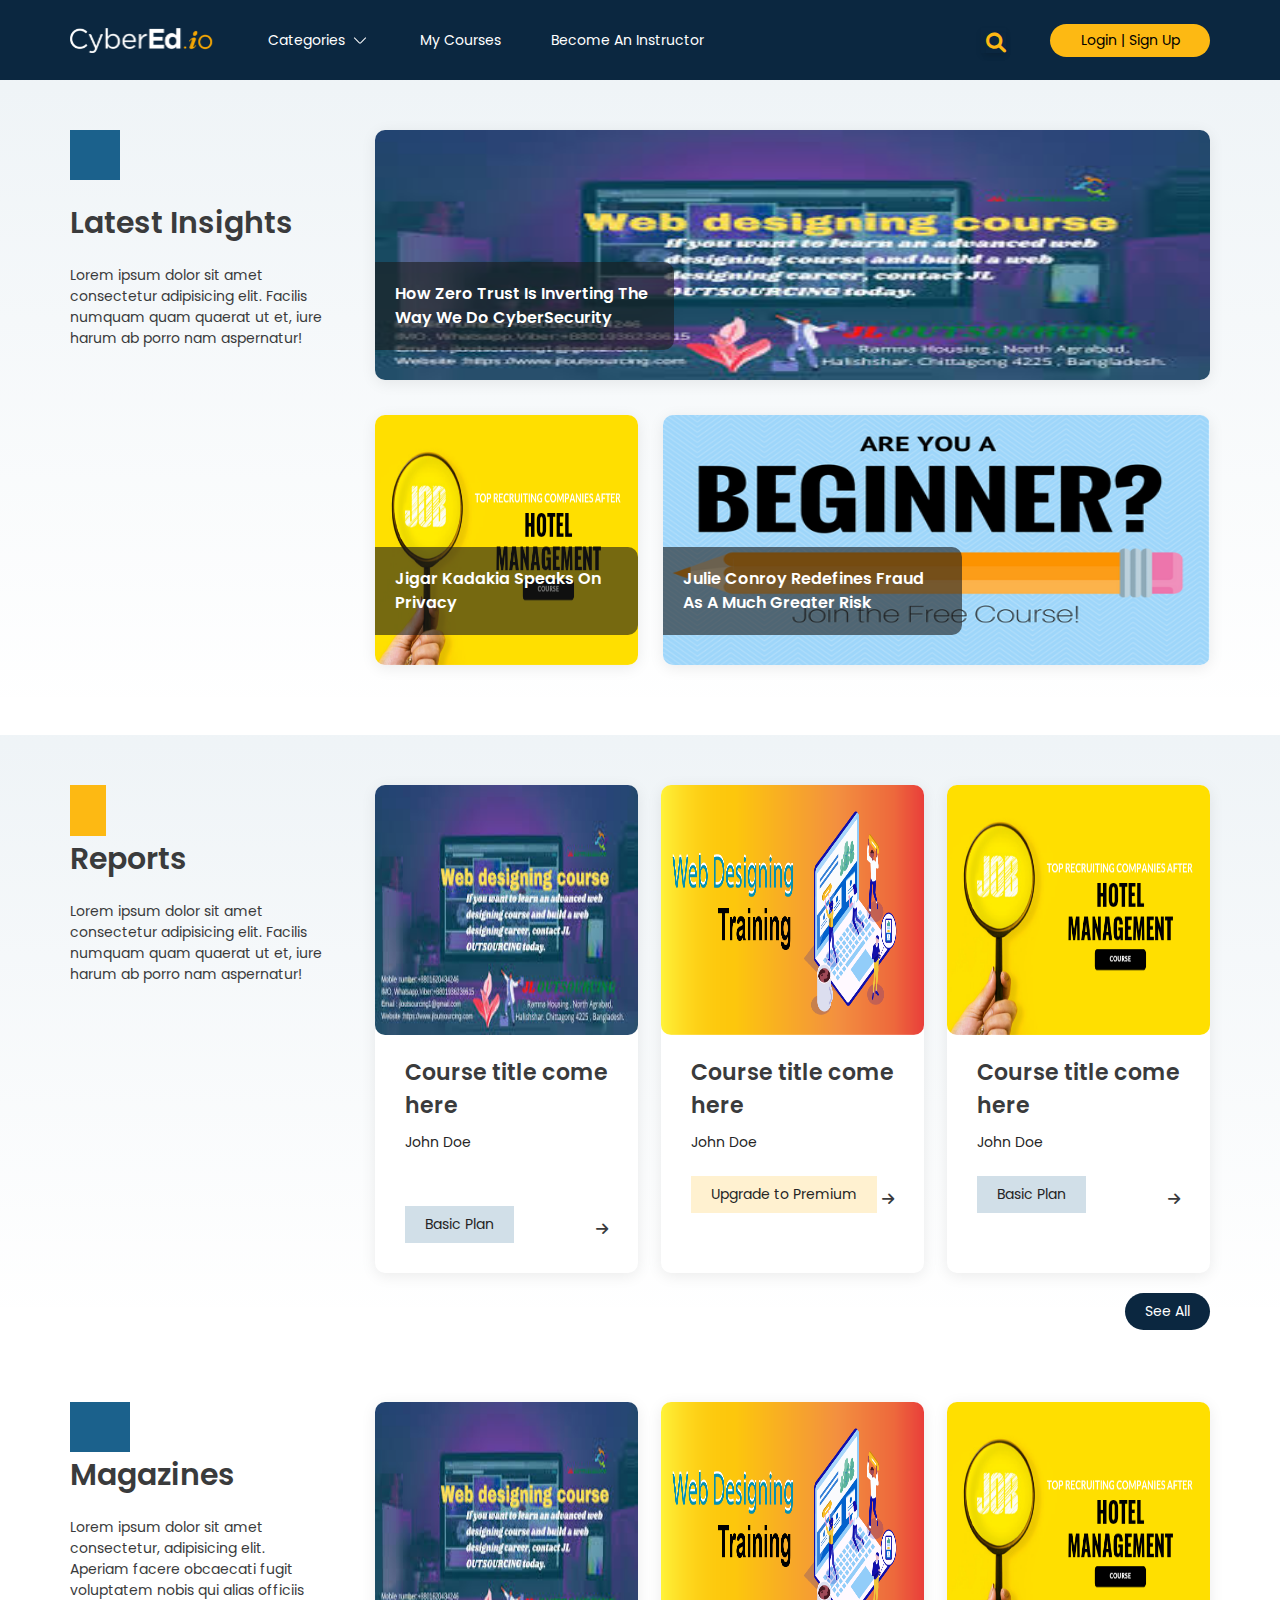
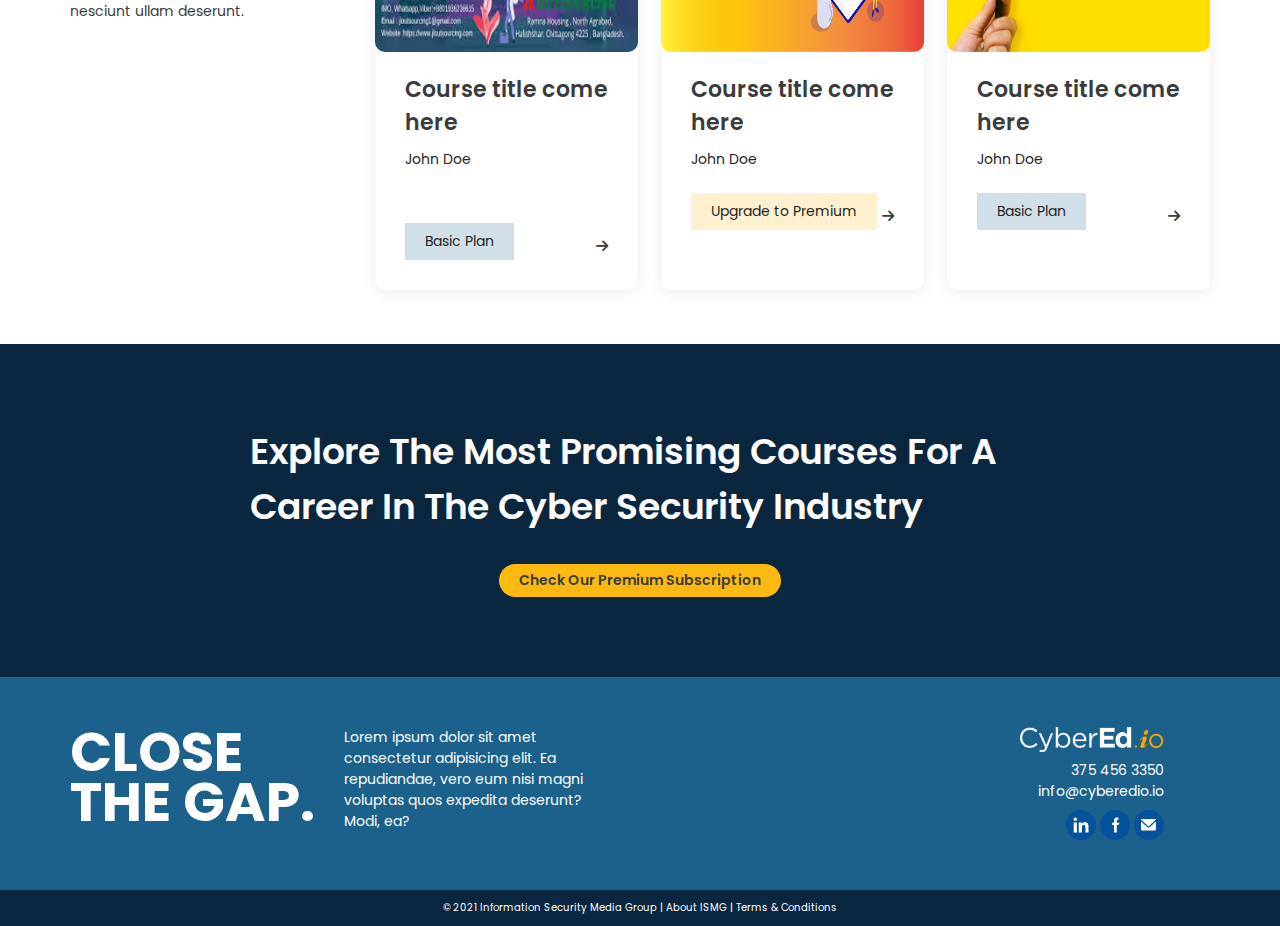
<file: resources.html>
<!-- Home Page -->

<!DOCTYPE html>
<html lang="en">
  <head>
    <meta charset="UTF-8" />
    <meta http-equiv="X-UA-Compatible" content="IE=edge" />
    <meta name="viewport" content="width=device-width, initial-scale=1.0" />
    <title>Resources</title>

    <!-- Favicon -->
    <link rel="shortcut icon" href="img/favicon-16x16.png" />

    <!-- font -->

    <link rel="preconnect" href="https://fonts.googleapis.com">
<link rel="preconnect" href="https://fonts.gstatic.com" crossorigin>
<link href="https://fonts.googleapis.com/css2?family=Poppins:wght@400;500;600;700;800;900&display=swap" rel="stylesheet">


    <!--Carousel Css-->
    <link rel="stylesheet" href="css/carousel/owl.carousel.min.css" />
    <link rel="stylesheet" href="css/carousel/owl.theme.default.min.css" />

    <!--font awesome  -->
    <link rel="stylesheet" href="css/font-awesome/css/all.min.css" />

    <!-- custom css file -->
    <link rel="stylesheet" href="css/style.css"/>
    <link rel="stylesheet" href="css/resources.css"/>



    

  </head>
  <body>
    <nav class="nav">
      <div class="container">
        <div class="navbar">
          <ul class="nav-list-left nav-links">
            <li id="nav-list1">
              <a href="index.html" class="link">
                <img src="images/headerlogo-cyed.png" alt="logo" class="logo">
              </a>
            </li>
            <li class="categories" id="nav-list2">
              <a class="link">
                Categories <span class="arrow"></span>
              </a>
              <div class="sub-menu">
                <div class="sub-menu-list">
                  <ul class="sub-menu-list-items">
                    <li class="menu-item"><a href="#network-security" class="categories-menu-item-active">Network
                        Security</a></li>
                    <li class="menu-item"><a href="#cloud-security">Cloud Security</a></li>
                    <li class="menu-item"><a href="#infrastructure">Infrastructure</a></li>
                    <li class="menu-item"><a href="#iot">Internet of Things</a></li>
                    <li class="menu-item"><a href="#application">Applications</a></li>
                    <li class="menu-item"><a href="#policy-framework">Policy Frameworks</a></li>
                  </ul>
                </div>
                <div class="verticle-divider">
  
                </div>
                <div class="content-area">
                  <div class="sub-category active-sub-category" id="network-security">
                    <div class="">Network security</div>
                    <div class="">Sub category</div>
                    <div class="">Sub category</div>
                    <div class="">Sub category</div>
                    <div class="">Sub category</div>
                    <div class="">Sub category</div>
                    <div class="">Sub category</div>
                    <div class="">Sub category</div>
                    <div class="">Sub category</div>
                    <div class="">Sub category</div>
                  </div>
  
                  <div class="sub-category" id="cloud-security">
                    <div class="">Cloud security</div>
                    <div class="">Sub category</div>
                    <div class="">Sub category</div>
                    <div class="">Sub category</div>
                    <div class="">Sub category</div>
                    <div class="">Sub category</div>
                    <div class="">Sub category</div>
                    <div class="">Sub category</div>
                    <div class="">Sub category</div>
                    <div class="">Sub category</div>
                  </div>
  
                  <div class="sub-category" id="infrastructure">
                    <div class="">Infrastructure</div>
                    <div class="">Sub category</div>
                    <div class="">Sub category</div>
                    <div class="">Sub category</div>
                    <div class="">Sub category</div>
                    <div class="">Sub category</div>
                    <div class="">Sub category</div>
                    <div class="">Sub category</div>
                    <div class="">Sub category</div>
                    <div class="">Sub category</div>
                  </div>
  
                  <div class="sub-category" id="iot">
                    <div class="">internet-of-things</div>
                    <div class="">Sub category</div>
                    <div class="">Sub category</div>
                    <div class="">Sub category</div>
                    <div class="">Sub category</div>
                    <div class="">Sub category</div>
                    <div class="">Sub category</div>
                    <div class="">Sub category</div>
                    <div class="">Sub category</div>
                    <div class="">Sub category</div>
                  </div>
  
                  <div class="sub-category" id="application">
                    <div class="">Application</div>
                    <div class="">Sub category</div>
                    <div class="">Sub category</div>
                    <div class="">Sub category</div>
                    <div class="">Sub category</div>
                    <div class="">Sub category</div>
                    <div class="">Sub category</div>
                    <div class="">Sub category</div>
                    <div class="">Sub category</div>
                    <div class="">Sub category</div>
                  </div>
  
                  <div class="sub-category" id="policy-framework">
                    <div class="">Policy Framework</div>
                    <div class="">Sub category</div>
                    <div class="">Sub category</div>
                    <div class="">Sub category</div>
                    <div class="">Sub category</div>
                    <div class="">Sub category</div>
                    <div class="">Sub category</div>
                    <div class="">Sub category</div>
                    <div class="">Sub category</div>
                    <div class="">Sub category</div>
                  </div>
                </div>
  
  
              </div>
            </li>
            <li id="nav-list3">
              <a href="resources.html" class="link">
                My Courses
  
              </a>
            </li>
            <li id="nav-list4">
              <a href="#" class="link">
                Become An Instructor
              </a>
            </li>
          </ul>
  
          <ul class="nav-list-right">
            <li class="search">
  
              <div class="search-box">
                <input type="text" placeholder="Type to search..." />
                <div class="search-btn ">
                  <i class="fas fa-search search-icon"></i>
                </div>
  
                <div class="cancel-btn">
                  <i class="fas fa-times"></i>
                </div>
              </div>
            </li>
            <li class="login-div">
              <div class="login">
  
                <a href="#">Login</a> | <a href="#">Sign Up</a>
  
              </div>
            </li>
  
          </ul>
  
        </div>
  
      </div>
  
    </nav>

        <section class="top-courses-on-cybered latest-insights-section">
          <div class="container">
            <div class="top-courses-on-cybered-wrapper">
              <div class="top-courses-on-cybered-title">
                <div class="lite"></div>
                <h2>Latest Insights</h2>
                <div class="dot1"></div>
                <p>Lorem ipsum dolor sit amet consectetur adipisicing elit. Facilis numquam quam quaerat ut et, iure harum ab porro nam aspernatur!</p>
              </div>

              <div class="top-courses-on-cybered-data">
                
                  
                <div class="other-courses-list-part1">
                  <div class="course1 course">
                      <img src="images/course1.jpeg" alt="image" class="course-img">
                      <div class="img-text">
                        <span class="text">
                          How Zero Trust Is Inverting The Way We Do CyberSecurity
                        </span>
                      </div>
                  </div>
                  

                 
                </div>
                 
                <div class="other-courses-list-part2">
                  <div class="course3 course">
                      <img src="images/course3.png" alt="image" class="course-img">
                      <div class="img-text">
                        <span class="text">
                          Jigar Kadakia Speaks On Privacy
                          
                        </span>
                      </div>
                  </div>

                  <div class="course4 course">
                      <img src="images/course4.png" alt="image" class="course-img">
                      <div class="img-text">
                        <span class="text">

                          Julie Conroy Redefines Fraud As A Much Greater Risk
                        </span>
                      </div>
                  </div>
                  

                  
                </div>
              </div>
              </div>
               

              </div>
            </div>
          </div>
        </section>
        <section class="top-courses-on-cybered policy-framework">
          <div class="container">
            
  
            <div class="top-courses-on-cybered-wrapper">
              <div class="top-courses-on-cybered-title">
            <div class="report-img"></div>

                <h2>Reports</h2>
                <div class="dot1"></div>
                <p>Lorem ipsum dolor sit amet consectetur adipisicing elit. Facilis numquam quam quaerat ut et, iure harum ab porro nam aspernatur!</p>
              </div>
  
              <div class="top-courses-on-cybered-data">
                
                  
                <div class="other-courses-list-part3">
                  <div class="course1 course">
                      <img src="images/course1.jpeg" alt="image" class="course-img">
                      <div class="course-details">
                          <h3>Course title come here</h3>
                          <p class="published-by">John Doe</p>
                          <div class="plan">
  
                            <a href="#" class="basic-plan">Basic Plan</a>
                            <i class="fa-solid fa-arrow-right"></i>
                          </div>
  
                          
                          
                          
                      </div>
                  </div>
  
                  <div class="course2 course">
                      <img src="images/course2.png" alt="image" class="course-img">
                      <div class="course-details">
                          <h3>Course title come here</h3>
                          <p class="published-by">John Doe</p>
                         
                          <div class="plan">
                            <a href="#" class="premium-plan-btn">Upgrade to Premium</a>
                            <i class="fa-solid fa-arrow-right"></i>
  
                          </div>
                          
  
                      </div>
                  </div>
  
                  <div class="course3 course">
                    <img src="images/course3.png" alt="image" class="course-img">
                    <div class="course-details">
                        <h3>Course title come here</h3>
                        <p class="published-by">John Doe</p>
                        <div class="plan">
  
                          <a href="#" class="basic-plan">Basic Plan</a>
                          <i class="fa-solid fa-arrow-right"></i>
                        </div>
                        
  
                    </div>
                </div>
                </div>
                 
               
              </div>
               
              <div class="report-img"></div>
              </div>
              <div class="see-all">
                <a href="#">See All</a>
              </div>
            </div>
          </div>
        </section>
        <section class="featured-on-cybered">
          <div class="container">
            <div class="featured-on-cybered-wrapper">
            <div class="featured-on-cybered-title">
            <div class="magazine-img"></div>

              <h2>Magazines</h2>
              <div class="dot1"></div>
              <p>Lorem ipsum dolor sit amet consectetur, adipisicing elit. Aperiam facere obcaecati fugit voluptatem nobis qui alias officiis nesciunt ullam deserunt.</p>
            </div> 
            <div class="top-courses-on-cybered-data">
                
                  
              <div class="other-courses-list-part3">
                <div class="course1 course">
                    <img src="images/course1.jpeg" alt="image" class="course-img">
                    <div class="course-details">
                        <h3>Course title come here</h3>
                        <p class="published-by">John Doe</p>
                        <div class="plan">

                          <a href="#" class="basic-plan">Basic Plan</a>
                          <i class="fa-solid fa-arrow-right"></i>
                        </div>

                        
                        
                        
                    </div>
                </div>

                <div class="course2 course">
                    <img src="images/course2.png" alt="image" class="course-img">
                    <div class="course-details">
                        <h3>Course title come here</h3>
                        <p class="published-by">John Doe</p>
                       
                        <div class="plan">
                          <a href="#" class="premium-plan-btn">Upgrade to Premium</a>
                          <i class="fa-solid fa-arrow-right"></i>

                        </div>
                        

                    </div>
                </div>

                <div class="course3 course">
                  <img src="images/course3.png" alt="image" class="course-img">
                  <div class="course-details">
                      <h3>Course title come here</h3>
                      <p class="published-by">John Doe</p>
                      <div class="plan">

                        <a href="#" class="basic-plan">Basic Plan</a>
                        <i class="fa-solid fa-arrow-right"></i>
                      </div>
                      

                  </div>
              </div>
              </div>
               
             
            </div>

            </div>
          </div>
        </section>

        <section class="most-promising-courses">
          <div class="container">
            <div class="most-promising-courses-wrapper">
              <div class="title">Explore The Most Promising Courses For A Career In The Cyber Security Industry</div>
              <a href="#">
                Check Our Premium Subscription
              </a>
            </div>
          </div>
        </section>

        
       
        <footer>
          <section class="footer">
            <div class="container">
              <div class="footer-wrapper">
                <div class="close-the-gap">
                  <div class="close-the-gap-text">
                    CLOSE THE GAP.
                  </div>
                  <div class="close-the-gap-text-2">
                    Lorem ipsum dolor sit amet consectetur adipisicing elit. Ea repudiandae, vero eum nisi magni voluptas quos expedita deserunt? Modi, ea?
                  </div>
                </div>
    
                <div class="cyberedio">
                  <img src="images/headerlogo-cyed.png" alt="image">
                  <div class="numandemail">
                  <div>
                    375 456 3350
                  </div>
                  <div>
                    info@cyberedio.io
                  </div>
                </div>
                  <div>
                    <img src="images/Group 208.png" alt="image">
                    <img src="images/Group 209.png" alt="image">
                    <img src="images/Group 210.png" alt="image">
                  </div>
                </div>
              </div>
              
            </div>
          </section>
          <section class="copyright">
            <div class="copyright-wrapper">
              &#169; 2021 Information Security Media Group | About ISMG | Terms & Conditions
            </div>
          </section>
        </footer>
       

    <script src="js/jquery.js"></script>

    <!--Carousel Js-->
    <script src="js/All-carousel/owl.carousel.min.js"></script>

    <!-- custom javascript file -->
    <script src="js/script.js"></script>
  </body>
</html>
</file>
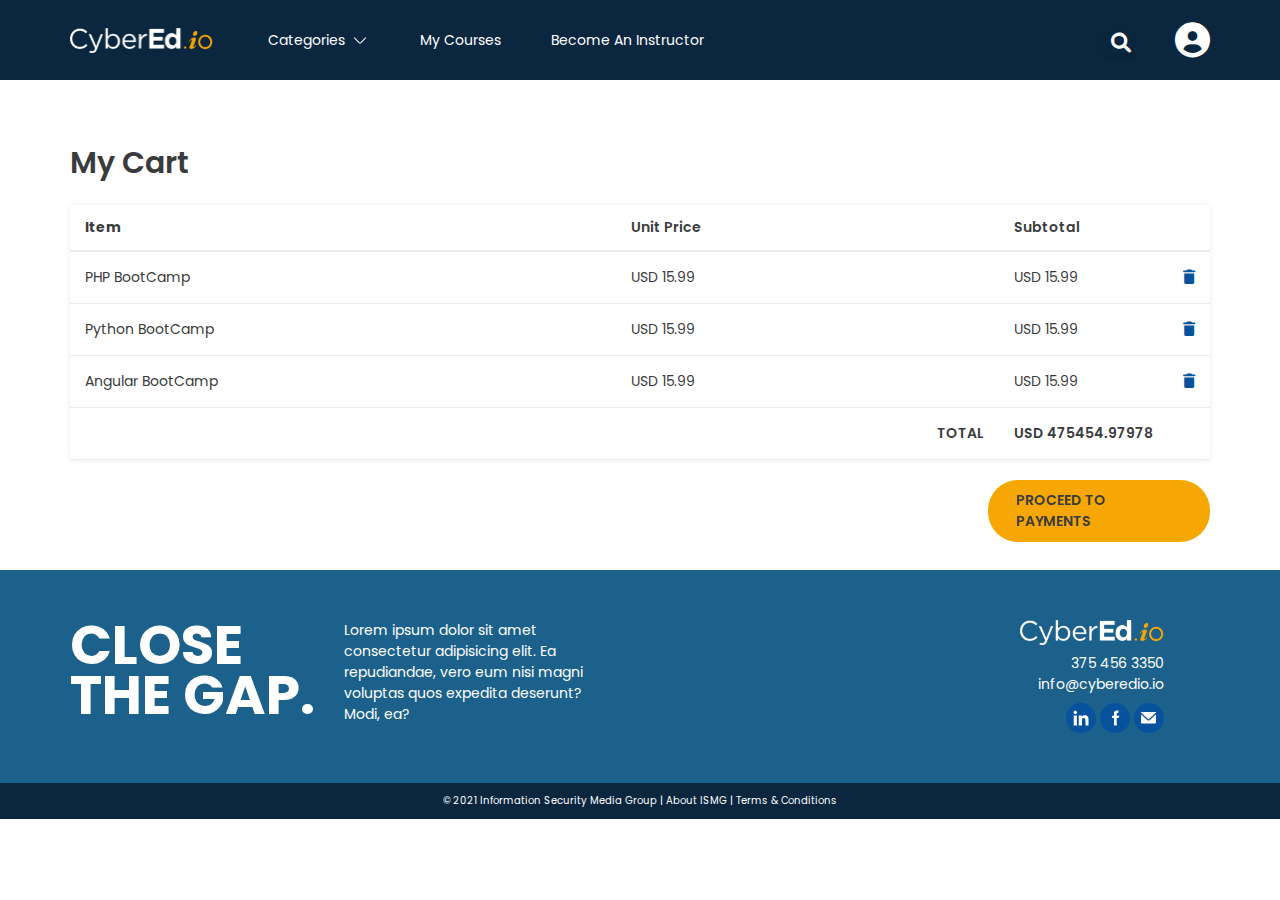
<file: viewCart.html>
<!DOCTYPE html>
<html lang="en">
  <head>
    <meta charset="UTF-8" />
    <meta http-equiv="X-UA-Compatible" content="IE=edge" />
    <meta name="viewport" content="width=device-width, initial-scale=1.0" />
    <title>View Cart</title>

    <!-- Favicon -->
    <link rel="shortcut icon" href="img/favicon-16x16.png" />

    <!-- font -->

    <link rel="preconnect" href="https://fonts.googleapis.com" />
    <link rel="preconnect" href="https://fonts.gstatic.com" crossorigin />
    <link
      href="https://fonts.googleapis.com/css2?family=Poppins:wght@400;500;600;700;800;900&display=swap"
      rel="stylesheet"
    />

    <!--Carousel Css-->
    <link rel="stylesheet" href="css/carousel/owl.carousel.min.css" />
    <link rel="stylesheet" href="css/carousel/owl.theme.default.min.css" />

    <!--font awesome  -->
    <link rel="stylesheet" href="css/font-awesome/css/all.min.css" />

    <!-- custom css file -->
    <link rel="stylesheet" href="css/style.css" />

    <link rel="stylesheet" href="css/viewCart.css" />
  </head>
  <body>
    <header>
      <nav class="nav">
        <div class="container">
          <div class="navbar">
            <ul class="nav-list-left nav-links">
              <li id="nav-list1">
                <a href="index.html" class="link">
                 <img src="images/headerlogo-cyed.png" alt="logo" class="logo">
                </a>
              </li>
              <li class="categories" id="nav-list2">
                <a>
                  Categories <span class="arrow"></span>
                </a>
              </li>
              <li id="nav-list3">
                <a href="resources.html" class="link">
                  My Courses

                </a>
              </li>
              <li id="nav-list4">
                <a href="#" class="link">
                  Become An Instructor
                </a>
              </li>
            </ul>

            <ul class="nav-list-right">
              <li class="search">
                  <div class="search-box">
                      <input type="text" placeholder="Type to search..." />
                      <div class="search-btn">
                        <i class="fas fa-search search-icon" style="color: #FFFFFF"></i>
                      </div>
        
                      <div class="cancel-btn">
                        <i class="fas fa-times"></i>
                      </div>
                    </div>
                  </li>
          
              <li>
                  <i class="fa-solid fa-circle-user loggedin-user"></i>
              </li>
              
            </ul>

            
          </div>
         

        </div>
        <div class="logged-in-sub-menu">
          <div class="container">
          <ul class="sub-menus">
              <li id="list1"><a href="#" class="link" id="ns">Network Security</a></li>
              <li id="list2"><a href="#" class="link" id="cs">Cloud Security</a></li>
              <li id="list3"><a href="#"class="link" id="inf">Infrastructure</a></li>
              <li id="list4"><a href="#" class="link" id="iot">Internet of Things</a></li>
              <li id="list5"><a href="#" class="link" id="app">Applications</a></li>
              <li id="list6"><a href="#" class="link" id="pf">Policy Frameworks</a></li>
              <li class="more-link" id="list7"><a class="more-toggle-btn link">More <span class="more-arrow"></span></a>
                  <div class="more-menus">
                  <div class="more-sub-menus">
                  <ul class="more-sub-menus-list">
                      <li class="more-sub-menus-item"><a href="#">Network Security</a></li>
                      <li class="more-sub-menus-item"><a href="#">Cloud Security</a></li>
                      <li class="more-sub-menus-item"><a href="#">Infrastructure</a></li>
                      <li class="more-sub-menus-item"><a href="#">Internet of Things</a></li>
                      <li class="more-sub-menus-item"><a href="#">Applications</a></li>
                      <li class="more-sub-menus-item"><a href="#">Policy Frameworks</a></li>
                  </ul>
              </div>
          </div>
              </li>

              <span class="dot"></span>

          </ul>

      </div>
        </div>
      </nav>
    </header>
    <main>
      <section class="section">
        <div class="container">
          <div class="my-cart-wrapper">
            <h2>My Cart</h2>
            <div class="my-cart-table">
              <table id="courses" aria-describedby="cart-details">
                <tr>
                  <th class="item">Item</th>
                  <th class="price">Unit Price</th>
                  <th class="subtotal">Subtotal</th>
                </tr>
                <tr>
                  <td>PHP BootCamp</td>
                  <td>USD 15.99</td>
                  <td>USD 15.99</td>
                  <td class="delete">
                    <i
                      class="fa-solid fa-trash delete-icon"
                    onclick= "deleteItem()"
                    ></i>
                  </td>
                </tr>
                <tr>
                  <td>Python BootCamp</td>
                  <td>USD 15.99</td>
                  <td>USD 15.99</td>
                  <td class="delete">
                    <i
                      class="fa-solid fa-trash delete-icon"
                     
                    ></i>
                  </td>
                </tr>
                <tr>
                  <td>Angular BootCamp</td>
                  <td>USD 15.99</td>
                  <td>USD 15.99</td>
                  <td class="delete">
                    <i
                      class="fa-solid fa-trash delete-icon"
                     
                    ></i>
                  </td>
                </tr>

                <tr>
                  <td></td>
                  <td class="total">TOTAL</td>
                  <td>
                    <span class="totalValue">USD 475454.97978 </span>
                  </td>
                </tr>
              </table>
            </div>

            <div class="proceed-payment">
              <a href="#">PROCEED TO PAYMENTS</a>
            </div>
          </div>
        </div>
      </section>
    </main>

    <footer>
      <section class="footer">
        <div class="container">
          <div class="footer-wrapper">
            <div class="close-the-gap">
              <div class="close-the-gap-text">CLOSE THE GAP.</div>
              <div class="close-the-gap-text-2">
                Lorem ipsum dolor sit amet consectetur adipisicing elit. Ea
                repudiandae, vero eum nisi magni voluptas quos expedita
                deserunt? Modi, ea?
              </div>
            </div>

            <div class="cyberedio">
              <img src="images/headerlogo-cyed.png" alt="image" />
              <div class="numandemail">
                <div>375 456 3350</div>
                <div>info@cyberedio.io</div>
              </div>
              <div>
                <img src="images/Group 208.png" alt="image" />
                <img src="images/Group 209.png" alt="image" />
                <img src="images/Group 210.png" alt="image" />
              </div>
            </div>
          </div>
        </div>
      </section>

      <section class="copyright">
        <div class="copyright-wrapper">
          &#169; 2021 Information Security Media Group | About ISMG | Terms &
          Conditions
        </div>
      </section>
    </footer>

    <script src="js/jquery.js"></script>

    <!--Carousel Js-->
    <script src="js/All-carousel/owl.carousel.min.js"></script>

    <!-- custom javascript file -->
    <script src="js/script.js"></script>
  </body>
</html>
</file>
<file: css/style.css>
*{
    margin: 0;
    padding: 0;
    box-sizing: border-box;
}

body{

    font-size: 14px;
    font-family: 'Poppins', sans-serif;
    color: #3A3B3C;
   
}

img {
    vertical-align: top !important;
    display: inline-block !important;
    max-width: 100%;
}
 h2{
  font-weight: 600;
  font-size: 30px;
  line-height: 45px;
 }

 h3{
 
  font-weight: 600;
  font-size: 22px;
  line-height: 33px;
 }

.container{

    max-width: 1170px;
    margin: 0 auto;
    padding: 0 15px;
}

/* Header */


.nav ul li{
    list-style-type: none;
}
.nav {
  background-color: #0B2740;
  top: 0;
  z-index: 100;
  position: fixed;
  width: 100%;

}
.navbar{
    display: flex;
    height: 80px;   
    width: 100%;
    color: #FFFFFF;
    
}
.nav-list-left{
    flex: 0 0 60%;
    max-width: 60%;
    display: flex;
    flex-wrap: wrap;
    align-items: center;
    
}

.nav-list-left li{
    padding: 0 25px;

}
.nav-list-left li:first-child{
  padding-left: 0;
  padding-right: 30px;
}
.nav-list-left li:nth-child(2){
  padding-right: 50px;
  
}

.navbar{
  position: relative;
}
.logged-in-sub-menu{
  position: absolute;
  top: 80px;
  background-color: #1B618C;
  width: 100%;
  padding: 19px 0 23px 0;
}

.sub-menus{
  display: flex;
  justify-content: space-between;
}

.sub-menus  a{
  text-decoration: none;
  color:#FFFFFF
}

.navbar a{
    
    color: #FFFFFF;

    text-decoration: none;
    
    
}



.login a{
  color: #000;
  display: inline-block;

}




.toggle-btn,
.more-toggle-btn 

 {
  position: relative;
  display: block;
  text-decoration: none;
  margin-bottom: 5px;
  cursor: pointer;
}


.arrow {
  position: absolute;
  top: 10px;
  left: 110px; 
}

.more-arrow {
  position: absolute;
  top: 10px;
  left: 40px;
  
}

.arrow::before,
.arrow::after,
.more-arrow::before,
.more-arrow::after 

{
  position: relative;
  content: '';
  display: block;
  width: 8px;
  height: 1px;
  background: white;
  transition: 0.3s ease-in-out;
  
}

.arrow::before,
.more-arrow::before
{
  transform: rotate(45deg);
}

.arrow::after,
.more-arrow::after 

{
  left: 6px;
  top: -1px;
  transform: rotate(-45deg);
 
}

.search-btn{
  width: 25px;
  height: 25px;
  text-align: right;
  box-shadow: 0px 3px 6px #00000014;


}
.search-icon{
    
  color:#FDB913;
  font-size: 20px;
  box-shadow: 0px 3px 6px #00000014;

}


.loggedin-user{
 
  font-size: 35px;

}


.nav-list-left li.arrow-active .arrow::before {
  transform: rotate(-45deg);
}

.nav-list-left li.arrow-active .arrow::after {
  transform: rotate(45deg);
}

.more-toggle-btn.more-arrow-active .more-arrow::before {
  transform: rotate(-45deg);
}

.more-toggle-btn.more-arrow-active .more-arrow::after {
  transform: rotate(45deg);
}

.logo{
width: 143px;
height: 25px;
}

.categories{
  position: relative;
  cursor: pointer;
}
.more-link{
  position: relative;
}
.sub-menu {
  display: none;
  width: 862px;
  height: auto;
  background: #FFFFFF;
  box-shadow: 0px 3px 15px #00000014;
  border-radius: 10px;
  position: absolute;
  top:100%;
  left: 23%;
  z-index: 2
}


.more-menus{
  display: none;
  width: 235px;
  max-height: 358px;
  background: #FFFFFF;
  box-shadow: 0px 3px 15px #00000014;
  border-radius: 10px;
  position: absolute;
  top: 50px;
  left: -180px;
  padding: 30px 20px;
}


.more-sub-menus li{
  padding-bottom: 25px;
 
}

.more-sub-menus ul li:last-child{
  padding-bottom: 0;
}
.logged-in-sub-menu{
  display: none;
}
.sub-menu-list{
  flex: 0 0 25%;
  max-width: 25%; 
  display: flex;
  flex-direction: column;
  align-items: center;
  padding: 20px 20px;
  
}
.more-sub-menus{
  display: flex;
  flex-direction: column;
  align-items: center;

}

.tab{
  cursor: pointer;
}
.menu-item{
  padding: 10px 0;
  
}

.menu-item a{
  text-decoration: none;
  transition: all 150ms ease-out;
}

.menu-item a:hover{
  color: #1B618C;
}
.nav-list-left .sub-menu li{
  padding: 0 0;

}

.sub-menu-list li a,
.more-sub-menus-list li a

{
 
  color: #3A3B3C;
  padding: 6px 20px;

  
}



.nav-list-left .sub-menu-list  li{
  
  margin: 30px 0;
}
.verticle-divider{
  width: 1px;
  background-color: #3A3B3C;
  opacity: 0.2;
  
}

.sub-category{
  padding: 30px 30px;
}


.sub-category {
  display: grid;
  grid-template-columns: auto auto auto auto;
  grid-auto-rows: minmax(min-content, max-content);
  grid-gap: 10px;
  color: #000;
  text-align: left;
  align-items: flex-start;

}


.sub-category > div{
  background-color: rgba(27,97,140,0.2);
  padding: 6px 10px;
  border-radius: 5px;
  color: #252525;
}




  .nav-links .active{
      color: #7c82ea;
      font-weight: bold;
      border-bottom: 5px solid transparent;
      border-image: linear-gradient(to right, #7c82ea, #e769c0);
      border-image-slice: 1;
  }

  .categories-menu-item-active{
    background: #1B618C;
    border-radius: 20px;
    color: #FFFFFF !important;  
  }

  .footer{
    background-color: #1B618C;
    padding: 50px 0;
   
    bottom: 0;
    left: 0;
    right: 0;
    height: auto;
  }

  .footer-wrapper{
    display: flex;
    color: #FFFFFF;
    
  }
.close-the-gap,
.cyberedio{
  flex: 0 0 50%;
  max-width: 48%;
}

.cyberedio{
  text-align: right;
}
.close-the-gap-text{
  font-size: 55px;
  max-width: 300px;
  line-height: 50px;
  font-weight: 700;
  flex: 0 0 50%;
  max-width: 50%;
}

.close-the-gap{
  display: flex;
}

.close-the-gap-text-2{
  /* padding-left: 30px; */
  flex: 0 0 50%;
  max-width: 50%;
  padding-right: -10px;
}

.copyright{
  background:#0B2740 ;
  text-align: center;
  color: #FFFFFF;
  padding: 10px 0;
  font-size: 10px;
}


.more-sub-menus-active{
  background-color: #1B618C;
  border-radius: 30px;
  padding: 8px 5px;
  color: #FFFFFF !important;
}
.ui-tabs-hide{
  display: none;
}

.see-all{
  background-color: #0B2740;
  color: #FFFFFF;
  padding: 8px 20px;
  max-width: 90px;
  border-radius: 30px;
  float: right;
  margin-top: 20px;
}
.see-all a{
  color: #FFFFFF;
  text-decoration: none;
}



/* ////////////////////////////////////////////////////// */

.nav-list-right{
  flex: 0 0 40%;
  max-width: 40%;
  display: flex;
  flex-wrap: wrap;
  justify-content: flex-end;
 align-items: center;

}





.nav-list-right .search{
flex: 0 0 65%;
max-width: 65%;
position: relative;

  
}

.nav-list-right .login-div{
  flex: 0 0 35%;
  max-width: 35%;

}

.nav-list-right .login{
  
  background: #FDB913;
  color: #000;
  border-radius: 20px;
  padding: 6px 20px;
  text-align: center;
}
.search-box{
  
  height:40px;
  width:0px;
  transition: all 0.5s cubic-bezier(0.68, -0.55, 0.265, 1.55 );
}

.search-box.search-active{
    /* position: absolute; */
    width: 100%;
    
}

.search-box.search-active input{
  opacity:1;
}



.search-box input{
  height:100%;
  width:90%;
  border:none;
  background:#fff;
  font-size:14px;
  border-radius: 50px;
  padding: 0 30px 0 20px;
  outline:none;
  opacity:0;
  transition: all 0.5s cubic-bezier(0.68, -0.55, 0.265, 1.55 );
  
}

.search-box .search-btn{
  
  position: absolute;
  color:#FDB913;
  font-size:20px;
  cursor:pointer;
  top:20%;
  right: 15%;
  transition: all 0.5s cubic-bezier(0.68, -0.55, 0.265, 1.55 );
  z-index:2;
  
}



.search-box.search-active .search-btn{
  right:0;
  opacity: 0;
}


.search-box .cancel-btn{
  cursor:pointer;

  position: absolute;
  top: 15%;
  left: 80%;
  font-size:20px; 
  opacity:0;
  color: #3A3B3C;
  pointer-events: all;
}

.search-box.search-active .cancel-btn{
  opacity:1;
  transition: all 0.5s cubic-bezier(0.68, -0.55, 0.265, 1.55 );
}


.sub-menus li.highlight,
.nav-list-left li.highlight

{
  position: relative;
}

.dot,
.dot1
{
  width: 5px;
  height: 5px;
  border-radius: 50px;
  background-color: #0B2740;
  position: absolute;
  display: none;
  left: 50%;
  top: 100%;
  animation-name: my-animation;
  animation-duration: 2s;
  animation-direction: alternate-reverse;
  animation-iteration-count: infinite;
  animation-timing-function: linear;
  
}
@keyframes my-animation {
  from {
   
    top: 25px;
  }
  to {
   
    top: 20px;
  }
}

.dot1

{
  
  background-color: #FFFFFF;
  
 

}



.highlight .dot,
.highlight .dot1



{
  display: block;
}



.dot::after,
.dot1::after
{
  content: "";
  width: 5px;
  height: 5px;
  border-radius: 50px;
  background-color: #FDB913;
  position: absolute;
  right:10px;
  top: 0;
}



.dot::before,
.dot1::before

{
  content: "";
  width: 5px;
  height: 5px;
  border-radius: 50px;
  background-color: #FDB913;
  position: absolute;
  left:10px;
  top:0;

}



.dot1::after{
  
  background-color: #FDB913;
  
}


.dot1::before{
  
  background-color: #FDB913;
 
}


.latest-insights-section{
  margin-top: 80px;
}


main{
  margin-top: 80px;
}

.course-details{
  padding: 21px 30px 30px 30px;
}

 

.published-by{
  margin-top: 10px;
  color: #252525;
}
.basic-plan{
  display: inline-block;
  margin-top: 23px;
  padding: 8px 20px;
  background: rgba(27,97,140,0.2);
  color: #252525;
  text-decoration: none;
  
}
.course-details i{
  padding-left: 80px;
}
.course{
  background: #FFFFFF;
  box-shadow: 0px 3px 15px #00000014;
  border-radius: 10px;
}


.course-img{
  max-width: 100%;
  height: 250px;
  border-radius: 10px 10px 0 0;
  
  }

  .other-courses-list-part1 .course1
{
  flex: 0 0 calc(69.5% - 26px);
  max-width: 69.5%; 
  
}
.other-courses-list-part1 .course2
{
  flex: 0 0 31%;
  max-width: 31%;
 
  
}

.other-courses-list-part2 .course3,
.other-courses-list-part2 .course4


{
  flex: 0 0 calc(35% - 26px);
  max-width: 35%; 
}
.other-courses-list-part2 .course5
{
  flex: 0 0 31%;
  max-width: 31%;
 
  
}


.other-courses-list-part1{
  display: flex;
  flex-wrap: wrap;
  justify-content:space-between;
}
.other-courses-list-part2
  {
  display: flex;
  flex-wrap: wrap;
  justify-content: space-between;
  /* justify-content:flex-end; */
  
}


.course img{
  border-radius: 10px 10px 0 0;
}


.premium-plan-btn{
  background-color: rgba(253,185,19,0.2);
  display: inline-block;
    margin-top: 23px;
    padding: 8px 20px;
    color: #252525;
    text-decoration: none;
}
.plan{
  position: relative;
  
}
.plan i{
  position: absolute;
  top: 65%;
  right:0 ;
}



.top-courses-on-cybered-title p{
  margin-top: 20px;
  max-width: 257px;
}

.featured-on-cybered-wrapper{
  display: flex;
  flex-wrap: wrap;
  
}

.featured-on-cybered-title{
  flex: 0 0 25%;
  max-width: 25%;
}

.featured-on-cybered-data{
  flex: 0 0 75%;
  max-width: 75%;
  
}

.featured-on-cybered-title h2{
  max-width: 147px;
}

.featured-on-cybered-title p{
  margin-top: 20px;
  max-width: 257px;
}

.featured-on-cybered-data .course{
  flex: 0 0 100%;
  max-width: 100%;
}

.featured-on-cybered-data .course img{
  width: 100%;
  
}

.menu .course{
  margin-bottom: 40px;
}


.featured-on-cybered{
  margin-top: 25px;
  padding: 54px 0;
  
}

.featured-on-cybered-data .tabs{
  margin-bottom:40px ;
  margin-top: 10px;
}

.featured-on-cybered-data .tab{
  background: #E6E9EB;
border: 1px solid #0B2740;
border-radius: 30px;
padding: 8px 20px;
margin-right: 5px;
}

.featured-on-cybered-data .tab:last-child{
  margin-right: 0;
}

[data-tab-info] {
  display: none;
}

.tab-active[data-tab-info] {
  display: block;
  
}
.tabs-active{
  background-color: #06529C !important;
  color: #FFFFFF;
  /* font-weight: 600; */
  transition: all 400ms ease-out;
 
}
.menu div:last-child{
  margin-bottom: 0!important;
}

.most-promising-courses-wrapper{
  padding: 80px 0;
  display: flex;
  flex-direction: column;
  align-items: center;
 
}

.most-promising-courses{
  background: #0B2740;
}

.most-promising-courses-wrapper .title{
  font-size: 36px;
  color: #FFFFFF;
  font-weight: 600;
  max-width: 780px;

}

.most-promising-courses-wrapper a{
  background-color: #FDB913;
  padding: 6px 20px;
  color: #3A3B3C;
  border-radius: 30px;
  text-decoration: none;
  font-weight: 600;
  margin-top: 30px;

}



.upgrade-through-cybered-data .data-one{
  background-color: #FFFFFF;
  /* height: 93px;
  width: 93px; */
}
.upgrade-through-cybered-data .data-one .img{

  background-color: #FDB913;
  border-radius: 50px;
  width: 55px;
  height: 55px;
}
.upgrade-through-cybered-data .data-two .img{
  background-color: #FDB913;
  width: 49px;
height: 61px;
}

.upgrade-through-cybered-data .data-three .img{
  background-color: #FDB913;
  width: 53px;
height: 62px;
}

.upgrade-through-cybered{
  padding: 50px 0 70px 0;
}
.upgrade-through-cybered-wrapper{
  position: relative;
  
}

.upgrade-through-cybered-wrapper .title-dots{
  left: 50%;
}
.upgrade-through-cybered-data{
  display: flex;
  justify-content: space-between;
  
}

.upgrade-through-cybered-data .data-one,
.upgrade-through-cybered-data .data-two,
.upgrade-through-cybered-data .data-three

{
  background: #FFFFFF;
box-shadow: 0px 3px 25px #00000014;
border-radius: 10px;
padding: 13px 26px 40px 30px;
margin-top: 50px;
flex: 0 0 calc(33.333% - 15px);
max-width: 33.333%;
}



.upgrade-through-cybered-data .featured{
  margin-top: 12px;
}

.upgrade-through-cybered-data .featured p{
  margin-top: 5px;
}
.upgrade-through-cybered-wrapper h2

{
  text-align: center;
 
}

.upgrade-through-cybered-wrapper .dot1
{
  position: absolute;
  left: 50%;
  top: 18%;
}

.text-color{
  color: #1B618C;
}

.top-courses-on-cybered{
  padding: 50px 0;
  background: transparent linear-gradient(180deg, #1B618C12 0%, #1B618C00 100%)
}

.other-courses-list-part1 .course1 img,
.other-courses-list-part2 .course3 img

{
 
  width: 100%;
  object-fit: full;
}

.top-courses-on-cybered-title h2{
  max-width: 266px;
}

.top-courses-on-cybered-data{
  padding-left: 20px;
}

.course1 .plan {
  margin-top: 30px;
}
/* .policy-framework,
.cloud-security{
  background: transparent linear-gradient(180deg, rgba(27, 97, 140, 0.1) 0%, rgba(27, 97, 140, 0) 40%)
} */


.featured-on-cybered-title,
.top-courses-on-cybered-title,
.explore-through-our-course-title{
  position: relative;
}

.title-dots{

  width: 5px;
  height: 5px;
  background-color: #0B2740;
  border-radius: 50px;
  position: absolute;
  left: 5%;
 
}

.title-dots::after{
  content: "";
  position: absolute;
  width: 5px;
  height: 5px;
  background-color: #FDB913;
  border-radius: 50px; 
  
  right: 10px;
}


.title-dots::before{
  content: "";
  position: absolute;
  width: 5px;
  height: 5px;
  background-color: #FDB913;
  border-radius: 50px;
 
  left: 10px;  
}


.best-of-cyber-security-info h1{
  font-weight: 600;
  color: #3A3B3C;
}



.most-promising-courses-title{
  font-weight: 600;
  text-align: center;
  max-width: 780px;
}
 
.best-of-cyber-security{
  background: #F9F9F9;
  margin-top: 80px;

}
.best-of-cyber-security-wrapper{
  display: flex;
  flex-wrap: wrap;
  align-items: center;
}

.best-of-cyber-security-info{
  flex: 0 0 50%;
  max-width: 50%;
  padding-right: 170px;
}

.best-of-cyber-security-info h1{
  font-size: 36px;
}
.best-of-cyber-security-banner{
  flex: 0 0 50%;
  max-width: 50%;
}
.best-of-cyber-security-banner img{
  height: 100%;
  width: 100%;
  
}

.best-of-cyber-security-info p{
  margin-top: 20px;
}

.image{
  background-color: #1B618C;
  height: 50px;
  width: 50px;
  border-radius: 50px;
}

.category{
  display: flex;
  background: #FFFFFF;
box-shadow: 0px 3px 15px #00000014;
border-radius: 10px;
margin-right: 26px;
padding: 13px;
max-width: 265px;
flex: 0 0 30%;
max-width: 30%;

}

.data{
  padding-left: 10px;
}
.data p{
  margin-top: 2px;
}
.explore-through-our-course{
  padding: 80px 0;
  

}
.explore-through-our-course-wrapper{
  display: flex;
  flex-wrap: wrap;
  
}
.explore-through-our-course-categories{
  display: flex;
  flex-wrap: wrap;
  justify-content: flex-end;
  
}

.category:nth-child(3),
.category:nth-child(6)

{
  margin-right: 0;
}
.explore-through-our-course-title,
.part1{
  flex: 0 0 22%;
  max-width: 22%;
}

.explore-through-our-course-categories,
.explore-all-courses-button
{
  flex: 0 0 78%;
  max-width: 78%;
  padding-left: 15px;
 
  
}

.explore-all-courses-button{
  text-align: center;
  margin-top: 30px;
}

.explore-all-courses-button a{
  background: #1B618C 0% 0% no-repeat padding-box;
border-radius: 30px;
padding: 6px 20px;
text-decoration: none;
color: #FFFFFF;
}

.iot,.policy-framework,.cloud-security{
  margin-top: 20px;
}

.explore-all-courses-wrapper{
  display: flex;
}







.top-courses-on-cybered-wrapper{
  display: flex;
}

.top-courses-on-cybered-title{
  flex: 0 0 25%;
  max-width: 25%;
}

.top-courses-on-cybered-title h2{
  max-width: 257px;
}
.top-courses-on-cybered-data{
  flex: 0 0 75%;
  max-width: 75%;
}
.other-courses-list-part2{
  margin-top: 35px;
}

.numandemail
{
  padding:8px 0;
}

.nav-list-left-logged-in{
  flex: 0 0 70%;
  max-width: 70%;
}
</file>
<file: css/homePage.css>
.course1,
.course2,
.course3
{
  margin-right: 0;
}




.course1 .plan {
  margin-top: 0;
}

.other-courses-list-part1 .course1 img,
.other-courses-list-part2 .course3 img

{
 
  width: 100%;
  object-fit: full;
}

.other-courses-list-part1 .course1, .other-courses-list-part1 .course2, .course {
  flex: 0 0 calc(33.333% - 15px);
  max-width: 33.333%;
}
</file>
<file: css/couseDetailPage.css>
.course-detail-page-section{
    margin-top: 80px;
}
.php-bootcamp-section{
    margin-top: 50px;
}
.php-bootcamp-wrapper{
    padding: 50px 0 32px 0;
    background: #F8F8F8

}
.php-bootcamp-info h1{
    color: #3A3B3C;
    font-weight: 600;
}

.php-bootcamp-info p{
    color: #3A3B3C;
    margin-top: 5px;
}

.rating{
    margin-left: 10px;
    
}
.stars{
    margin-top: 22px;
}
.detail1,
.detail2,
.detail3{
    display: flex;
    align-items: center;
}
.users-comments p{
    padding-left: 10px;
}
.detail2 img,
.detail3 img{
    max-width: 15px;
    max-height: 15px;
}

.detail2{
    margin-top: 17px;
}
.detail3{
    margin-top: 10px;
}

.course-requirements,
.course-description{
    background: #FFFFFF;
    box-shadow: 0px 3px 15px #00000014;
    border-radius: 10px;
    max-width: 750px;
    padding: 30px;
    margin-top: 40px;
}

.course-description{
    background: #FFFFFF;
    box-shadow: 0px 3px 15px #00000014;
    border-radius: 10px;
     max-width: 750px;
    padding: 30px;
    margin-top: -65px;
}

.main{
    display: flex;
    flex-wrap: wrap;
    justify-content: space-between;
    
}

.course-requirements{
    flex: 0 0 70%;
    max-width: 750px;
    max-height: 220px;
}
.part2{
    flex: 0 0 30%;
    max-width: 30%;
    margin-top: -245px;
    background: #FFFFFF;
    box-shadow: 0px 3px 15px #00000014;
    border-radius: 10px;
    text-align: center;
}

.part2 img{
    border-radius: 10px 10px 0px 0px;
    width: 100%;
    height: auto;
    object-fit: cover;

}

.course-includes h4{
    margin-top: 20px;
    text-align: left;
}
.part2 ul {
   
    text-align: left;
    margin-top: 10px;
    padding-bottom: 15px;
    padding-left: 20px;
}

.part2 ul li{
    padding-bottom: 5px;
}

.buy-course{
background: #F6A704 0% 0% no-repeat padding-box;
border-radius: 30px;
padding: 10px 80px;
text-decoration: none;
color: #3A3B3C;
display: inline-block;
font: normal normal 600 14px/20px Poppins;

}

.upgrade-course{
    background: #06529C 0% 0% no-repeat padding-box;
    border-radius: 30px;
    padding: 10px 44px;
    text-decoration: none;
    color: #FFFFFF;
    display: inline-block;
    margin-top: 20px;
    font: normal normal 600 14px/20px Poppins;

}

.part2-data{
    padding: 20px 30px;
}

.social-icons img{
    height: 30px;
    width: 30px;
    margin-top: 10px;
    margin-right: 10px;
}

.share-course,
.social-icons{
    text-align: left;
}

.share-course{
    margin-top: 20px;
}
.course-requirements ul{
    padding-left: 18px;
    padding-top: 15px;
}

.course-requirements ul li{
    padding-bottom: 5px;
}

.course-description p {
    padding-top: 15px;
}

.course-contents{
    margin-top: 30px;
}

.php-fundamentals{
    
    background: #FFFFFF;
box-shadow: 0px 3px 15px #00000014;
border-radius: 10px;
max-width: 750px;
/* max-height: 318px; */
margin-top: 20px;

}

.php-fundamentals .head{
    display: flex;
    padding: 20px 30px;
   
}

.hr{
    background-color: #D1D1D1;
    height: 1px;
    width: 100%;
    padding: 0;

}

.php-fundamentals p{
    flex: 0 0 90%;
    max-width: 90%;
    color: #06529C;
    font-weight: 600;
    font-size: 14px;

}




.php-fundaments-questions{
   
   
    max-width: 750px;
 -moz-transition: max-height 200s;
  -ms-transition:max-height 200s;
  -o-transition: max-height 200s;
  -webkit-transition: max-height 200s;
  transition: max-height 200s;
 
    max-height: 0;
    overflow: hidden;  
   
   
}


.question1,
.question2,
.question3{
    padding: 20px 30px 20px 40px;
    
}


.php-fundaments-questions p{
    color: #3A3B3C;
    font-weight: normal;
}

.collapsible {
   
    
    cursor: pointer;
    width: 100%;
    border: none;
    text-align: left;
    outline: none;
    font-size: 15px; 
    /* background-color: #FFFFFF; */
  }


  .collapsible:after {
    content: '⌄';
   
    font-weight: bold;
    float: right;
   
  }

  .active:after {
    content: "⌃";
    
    
  }
  
  .content {

    
    max-height: 0;
    overflow: hidden;
    transition:  0.6s ease-out;
    max-width: 85%;
    text-align: justify;

    font: normal normal normal 14px/22px Poppins;
    
  }

  .content p{
    padding-top: 15px;
  }


  .question{
    display: flex;
    flex-wrap: wrap;
  }

  .que{
    flex: 0 0 88%;
    max-width: 88%;
    
  }

  .time{
    flex: 0 0 9%;
    max-width: 9%;
    
  }





  .head {
   
    
    cursor: pointer;
    width: 100%;
    border: none;
    text-align: left;
    outline: none;
    
  }


  .head:after {
    content: 'Expand';
    font-weight: bold;
    float: right;
    margin-left: 25px;
    color: #06529C;
    text-decoration: underline;
  }

  .head-active:after {
    content: "Collapse";
    color: #06529C;
    text-decoration: underline;
    
  }

.review1,
.review2
{
    display: flex;
    padding-top: 30px;
}

.student-reviews-section{
    padding: 60px 0;
}
.student-reviews{
    padding-left: 20px;
}
.review-contents{
    margin-top: 13px;
    max-width: 674px;
    max-height: auto;
}
  
.modules{
    margin-top: 10px;
}
.days{
    padding-left: 10px;
}
 .bottom-hr{
    height: 1px;
    width: 100%;
    background-color: #3A3B3C;
    margin-top: 30px;
 }


 .other-courses-list{
    display: flex;
    flex-wrap: wrap;
    margin-top: 30px;
    max-width: 100%;

 }

 .course
 {
    flex: 0 0 23.6%;
    max-width: 23.6%;
    background: #FFFFFF;
    box-shadow: 0px 3px 15px #00000014;
    border-radius: 10px;
    
 }

.course1,
.course2,
.course3{
    margin-right: 21px;

}

.other-courses-section{
    padding-bottom: 50px;
}

.php-fundaments-questions{
   
  
}
</file>
<file: css/courseContentPage.css>
.section{
    padding-top: 60px;
    
}
.progress-details{
    display: flex;
    margin-top: 15px;
   
}
progress {
    text-align: center;
    position: relative;
  }
  
progress::before {
    content: attr(value)'%';
    position: absolute;
    left: 160px;
    top: -3px;
  }

  .progress-bar{
    flex: 0 0 50%;
    max-width: 50%;
  }

  .progress-share-course{
    flex: 0 0 50%;
    max-width: 50%;
    text-align: right;
   
  }

  .share-course-span{
    padding-right: 20px;
    font-weight: 600;
  }

  .share-course-images img{
    padding-right: 10px;
    margin-top: -5px;

  }

  .progress-details{
    margin-bottom: 35px;
  }

  .mark-as-complete{
    width: 100%;
    background: #F6A704;
    border-radius: 30px;
    padding: 10px 0;
    text-align: center;
  }
  .mark-as-complete a{
    
    text-decoration: none;
    color: #3A3B3C;
    font-weight: 600;
    width: 100%;
  }


  .course-content-php-fundamentals{
    
    background: #FFFFFF;
box-shadow: 0px 3px 15px #00000014;
border-radius: 10px;
max-width: 750px;
/* max-height: 318px; */
margin-top: 20px;

}

.course-content-php-fundaments-questions{
   
   
    max-width: 750px;
  -moz-transition: max-height 200s;
  -ms-transition:max-height 200s;
  -o-transition: max-height 200s;
  -webkit-transition: max-height 200s;
  transition: max-height 200s;
 
 
  max-height: 0;
  overflow: hidden;
   
}

.course-content-head{
    display: flex;
    padding: 20px 46px 20px 20px;
   
}

.course-content-head {
   
    
    cursor: pointer;
    width: 100%;
    border: none;
    text-align: left;
    outline: none;
   
  }

  .course-content-head:after {
    content: 'Expand';
    font-weight: bold;
    float: right;
    margin-right: 20px;
    color: #06529C;
    text-decoration: underline;
  }

  .course-content-head-active:after {
    content: "Collapse";
    color: #06529C;
    text-decoration: underline;
    
    
  }



.course-content-php-fundamentals p{
    flex: 0 0 90%;
    max-width: 90%;
    color: #06529C;
    font-weight: 600;
    font-size: 14px;

}






.course-content-question1,
.course-content-question2,
.course-content-question3{
    padding: 20px 20px;
    
}


.course-content-php-fundaments-questions p{
    color: #3A3B3C;
    font-weight: normal;
}

.course-fundamentals{
    display: flex;
    justify-content: space-between;
}

.course-fundamentals-details{
    flex: 0 0 calc(30% - 20px);
    max-width: 30%;
}

.course-preview{
    flex: 0 0 calc(70% - 20px);
    max-width: 70%;
}

[data-tab-info] {
    display: none;
}
  
.course-content-tab-active[data-tab-info] {
    display: block;
    
}
  

  
.tabs {
    
    display: flex;
    margin: 0;
    background: #FFFFFF;

}
  
.tabs span {
    padding: 10px;
    border: 1px solid rgb(255, 255, 255);
}
  
.tabs span:hover {
    cursor: pointer;
    
}

.course-preview-details{
    background: #FFFFFF 0% 0% no-repeat padding-box;
box-shadow: 0px 0px 6px #00000014;
border-radius: 5px;
margin-top: 30px;
}

.tab-content{
    padding: 30px 20px;
   
}

.course-content-que{
    flex:0 0 73%;
    max-width: 73%;
}

.course-content-time{
    flex:0 0 22%;
    max-width: 22%;
}

.other-courses-by-instructor{
    padding: 30px 0;
}

.tabs{
  padding: 0 10px;
  
}
span.course-content-tab-active {
  color: #06529C;
  border-bottom: 2px solid #06529C !important;
  font-weight: 600;
 
}


.other-courses-in-category{
  padding-bottom: 50px;
}
</file>
<file: css/Inprogress-bookmarked-completed.css>
.progress-status-wrapper{
    display: flex;
    padding: 45px 0;
    align-items: flex-end;
   
}
.progress-status-info{
    display: flex;
    flex: 0 0 80%;
    max-width: 80%;
   
}

.upgrade-premium-plan-div{
    flex: 0 0 20%;
    max-width: 20%;
    text-align: right;

}
.logged-in-user{
    width: 80px;
    height: 80px;
    
}
.logged-in-user img{
    border-radius: 50px;
}
.logged-in-user-details{
    padding-left: 20px;
}

.logged-in-user-details .user-basic-plan{
    background: rgba(27,97,140,0.2);
    border-radius: 30px;
   
    padding: 6px 20px;
    text-decoration: none;
    color: #252525;
}

.logged-in-user-details h2{
    margin-bottom: 5px;
}

.expires-on{
    padding-left: 20px;
}

.upgrade-premium-plan a{
    text-decoration: underline;
    color: #252525;
    font-weight: 600;
    
}
/* .progress-status{
    margin-top: 58px;
} */

.progress-status-list{
    display: flex;
    margin-bottom: 20px;
}

.other-courses-list{
    margin-top: 0;
}
.progress-status-list li{
    list-style-type: none;
    padding-right: 30px;
}

.progress-status-list li a{
    text-decoration: none;
    color: #919191;
}


.progress-status-list-active{
    color: #06529C !important;
    font-weight: 600;
    border-bottom: 3px solid #06529C;
    padding-bottom: 20px;
}
.progress-arrow{
    display: flex;
    align-items: flex-end;
    position: relative;
   
}
.progress-bar{
    margin-top: 30px;
}

progress::before {
    content: attr(value)'%';
    position: absolute;
    left: 65%;
    bottom: -2px;
  }

  .download-certificate a{
    display: inline-block;
    background: #F6A704;
    border-radius: 30px;
    color: #3A3B3C;
    text-decoration: none;
    padding: 10px 20px;
    margin-top: 20px;
    width: 100%;
    text-align: center;
  }

  .other-courses-by-instructor{

    padding: 30px 0 60px 0;
  }
</file>
<file: css/planSelection.css>
.account-details-section{
    padding: 50px 0;
}
.account-details-wrapper{
    display: flex;
    flex-wrap: wrap;
}

.account-details-title{
    flex: 0 0 30%;
    max-width: 30%;
}
.account-details-form{
    background: #FFFFFF;
border: 1px solid #D1D1D1;
border-radius: 10px;
padding: 30px;


flex: 0 0 70%;
    max-width: 70%;
   
}

.fieldset{
    display: flex;
    justify-content: center;
    align-items: center;
    flex-wrap: wrap;
    margin-bottom: 20px;
}

.fieldsets{

    display: flex;
    
    flex-wrap: wrap;
    margin-bottom: 40px;
}


.label{
    flex: 0 0 30%;
    max-width: 30%;
}

.input-field

{
    flex: 0 0 70%;
    max-width: 70%;
  
}

.input-field input
{
    width: 100%;
    background: #FFFFFF;
    border: 1px solid #DEDEDE;
    border-radius: 20px;
    height: 40px;
    padding: 10px 20px;
   
}

.input-fields-div{
    display: flex;
    flex-wrap: wrap;
   
    flex: 0 0 70%;
    max-width: 70%;
}

.input-fields-div .input-fields{
   flex: 0 0 20%;
   max-width: 20%;
}

.payment-details .input-fields-div .unit-price,
.payment-details .input-fields-div .text-field,
.payment-details .input-fields-div .dummy


{
    flex: 0 0 68%;
    max-width: 68%;
}
 .input-fields-div .sub-total,
.input-fields-div .apply-code,
.input-fields-div .proceed


{
    flex: 0 0 32%;
    max-width: 32%;
    
}
.input-fields-div .proceed
{
    background: #F6A704 0% 0% no-repeat padding-box;
border-radius: 30px;
padding: 10px 30px;
text-align: center;
}

.payment-details .input-fields-div .proceed a{
    text-decoration: none;
    color: #3A3B3C;
    font-weight: 600;
}

.payment-details .input-fields-div .text-field input
{
   
    
    border: transparent;
    background: #FFFFFF 0% 0% no-repeat padding-box;
    border: 1px solid #DEDEDE;
    border-radius: 20px;
    width: 290px;
    height: 40px;
}

.save{
    background: #F6A704;
    padding: 10px 30px;
    border-radius: 30px;
    border: transparent;
    float: right;
}

.input-field input:focus-visible{
    outline: 1px solid #DEDEDE;
}

.fieldsets:nth-child(3){
    /* margin-bottom: 0;
    padding-bottom: 10px; */
    
}

.plans-div{
    display: flex;
    flex-wrap: wrap;
    align-items: flex-end;
    margin-top: 20px;
}
.plans-option1 ul li{
    list-style-type: none;
    font-weight: 600;
    font-size: 14px;
   
}
.plans-option1{
    flex: 0 0 30%;
    max-width: 30%;
    padding-right: 32px;
    margin-bottom: 5.3%;
}
.plans-option2{
    flex: 0 0 70%;
    max-width: 70%;
    display: flex;
    flex-wrap: wrap;
    justify-content: space-between ;
   
}
.plan-div{
    background: #FFFFFF;
box-shadow: 0px 3px 6px #00000029;
border-radius: 10px;

}

.plan-div .div1{
    background: #79C4F2;
    border-radius: 10px 10px 0px 0px; 
    padding: 20px 30px 30px 30px;
    color: #06529C;
    text-align: center;
   
}

.plan-price-div{
    background: #06529C;
    padding: 9px 10px;
    text-align: center;
    color: #FFFFFF;
    font-weight: 600;
    font-size: 20px;
}

.plan-div .div1 p{
    max-width: 166px;
    margin: 0 auto;
    text-align: center;

}
.plan1-data ul li{
    list-style-type: none;
    text-align: right;
    padding: 15px 0;
}
.plan-data{
    padding: 20px;
}
.plan-data ul li{
    list-style-type: none;
    text-align: center;
    padding: 15px 0;

   
}

.plan-data ul li:first-child{
    padding-top: 0;
}

.plans-option2 .plan1,
.plans-option2 .plan2,
.plans-option2 .plan3

{
    flex: 0 0 30%;
    max-width: 30%;
}

.select-btn{
    
    background: #F6A704;
border-radius: 30px;
padding: 10px 30px;
max-width: 220px;
margin: 0 auto;
text-align: center;
font-weight: 600;
}

.select-btn a{
    text-decoration: none;
    color: #3A3B3C;
    letter-spacing: 1px;
}

.review-cart{
    font-weight:600;
    color: #06529C;
}

#account-form div.fieldsets:last-child{
    margin-bottom: 0 !important;
}


.payment-details,
.interests-data
{
    flex: 0 0 70%;
    max-width: 70%;
}
.payment-details-div
{
background: #FFFFFF;
border: 1px solid #D1D1D1;
border-radius: 10px;
padding: 30px;
margin-bottom: 20px;
}
.review-cart-div{
    flex: 0 0 100%;
    max-width: 100%;
   
   
}
.month,
.year{
    max-width: 53px;
}

.year-span{
    padding-left: 20px
    ;
}

.total-cost{
    padding-left:30px;
}

.pay-btn{
    text-align: right;
    background: #F6A704;
border-radius: 30px;
padding: 10px 30px;
text-align: center;
font-weight: 600;

}

.pay-btn a{
    text-decoration: none;
    color: #3A3B3C;
}

.input-fields-div .total-cost{
    flex: 0 0 85%;
    max-width: 85%;
   
}


.input-fields-div .pay-btn{
    flex: 0 0 15%;
    max-width: 15%;
    
}

.input-fields-div .cards{
    padding-right: 20px;
}
.content-area{
    margin-top: 30px;
}
.sub-category{
    padding: 0;
    border-radius: 30px;
}

.sub-category div{
    border-radius: 30px;
    text-align: center;
    font-weight: 600;
    background-color: rgba(121, 196, 242,0.5);
    columns: #3A3B3C;
    

}

.cat{
    margin-top: 20px;
}

.interests-data{
    max-width: 531px;
   
}


.sub-category {
    
    grid-template-columns: auto auto auto;
   
  }

  .sub-category > div{
    
    padding: 10px 0;
    
  }

.cat{
    cursor: pointer;
}

  .your-interests{
    background-color: #06529C !important;
    color: #FFFFFF !important;
  }

  .plan-types-section{
    margin-top: 20px;
  }



  /* Stepper */

#msform fieldset:not(:first-of-type) {
    display: none;
  }

  fieldset{
    border: none;
  }
 .next-btn{
    border: transparent;
    text-decoration: none;
    letter-spacing: 1px;
    background: #F6A704;
    border-radius: 30px;
    padding: 10px 30px;
    max-width: 100px;
   
    text-align: center;
    float: right;
   margin: 30px 100px;
   color: #3A3B3C;
   font-weight: 600;
 }

 .stepper-section{
    padding: 50px 0;
    margin-top: 80px;
 }
#progressbar{
    display: flex;
    list-style-type: none;
    flex-wrap: wrap;
}



 #progressbar span {
    display: inline-block;
    padding: 10px 17px;
    border-radius: 50px;
    border: 1px solid #3A3B3C;
    /* margin-left: 20px; */
    color: #3A3B3C;
  }
  #connect-dots {
    background: none !important;
    padding: 0 !important;
    margin: 0 !important;
    border: none !important;
    color: rgba(58, 59, 60, 0.3);
  }
  .active #connect-dots,
  .completed #connect-dots {
    color: #79c4f2;
  }
  #progressbar .active-step span {
    display: inline-block;
    background: #79c4f2;
    padding: 10px 18px;
    border-radius: 50px;
    border: 1px solid transparent;
  }
  #progressbar .completed span:nth-child(1) {
    display: inline-block;
    background: #06529c;
    padding: 10px 14px;
    border-radius: 50px;
    border: 1px solid transparent;
    color: #fff;
  }
  
  #progressbar .active-step div {
    font-weight: 600;
  }
  #progressbar div {
    font-size: 14px;
    color: #3a3b3c;
    font-weight: normal;
    padding-top: 10px;
  }

  .main-stepper{
    display: flex;
    flex-wrap: wrap;
    align-items: center;
   
  }

  .stepper{
    flex: 0 0 30%;
    max-width: 30%;
  
  }

  .stepper-list{
    flex: 0 0 70%;
    max-width: 70%; 
  }

  #progressbar li{
    flex: 0 0 25%;
    max-width: 25%;
   
    list-style-type: none;
    
  }



  #progressbar li a{
    text-decoration: none;
  }
  .stepdot{
    display: flex;
  }

  .step{
    flex: 0 0 10%;
    
    margin-left: 30px;

 
  }



  .payments-step{
    margin: 0 20px;
   
  }

  .payment-details-section .next-btn{
    margin-top: -20px;
  }

  .next-btn{
    cursor: pointer;
  }
</file>
<file: css/resources.css>
.lite{
    background-color: #1B618C;
    width: 50px;
    height: 50px; 
    margin-bottom: 20px;  
}

.other-courses-list-part1 .course1{
    flex: 0 0 100%;
    max-width: 100%;
    height: auto;
   
}
.other-courses-list-part2 .course3{
    flex: 0 0 calc(33.333% - 15px);
    max-width: 33.333%;
}
.other-courses-list-part2 .course4{
    flex: 0 0 calc(66.667% - 10px);
    max-width: 66.667%;
    
}

.report-img{
width: 36px;
height: 51px;
background: #FDB913
}

.magazine-img{
    width: 60px;
height: 50px;
background-color: #1B618C;
}

.course img{
    width: 100%;
    border-radius: 10px;
}
.course{
    position: relative;
}
.img-text{
    background: rgba(26, 26, 26,0.6);
border-radius: 0px 10px 10px 0px;
position: absolute;
bottom: 30px;
left: 0;

font-weight: 600;
font-size: 16px ;
line-height: 24px;
padding: 20px;
max-width: 299px;

}

.img-text .text{
    color: #FFFFFF;
   
}

.other-courses-list-part3{
    display: flex;
    justify-content: space-between;
}
.other-courses-list-part3 .course{
    flex: 0 0 calc(33.333% - 15px);
    max-width: 33.333%;
}
</file>
<file: css/viewCart.css>
.section {
  padding-top: 60px;
  /* padding-bottom: 60px; */
}

.my-cart-table {
  background: #ffffff;
  box-shadow: 0px 0px 6px #00000014;
  border-radius: 5px;
  margin-top: 20px;
}

#courses {
  border-collapse: collapse;
  width: 100%;
}
#courses td,
#courses th {
  padding: 15px;
}

#courses tr:nth-child(1) {
  border-bottom: 2px solid #00000014;
}

#courses tr {
  border-bottom: 1px solid #00000014;
}

#courses tr:hover {
}

#courses th {
  text-align: left;
  padding-top: 12px;
  padding-bottom: 12px;
  /* text-align: left; */
}

.delete-icon {
  color: #06529c;
}

.item {
  width: 50%;
}

.price {
  width: 35%;
  font-weight: 600;
}

.subtotal {
  width: 15%;
  font-weight: 600;
}

.total {
  font-weight: 600;
  text-align: right;
}
.totalValue {
  font-weight: 600;
}

.proceed-payment {
  margin-top: 20px;
  max-width: 222px;
  float: right;
}

.proceed-payment a {
  background: #f6a704;
  text-decoration: none;
  display: inline-block;
  color: #3a3b3c;
  padding: 10px 28px;
  font-weight: 600;
  border-radius: 30px;
}

.my-cart-wrapper {
  padding-bottom: 110px;
}

.delete-icon{
  cursor: pointer;
}
</file>
